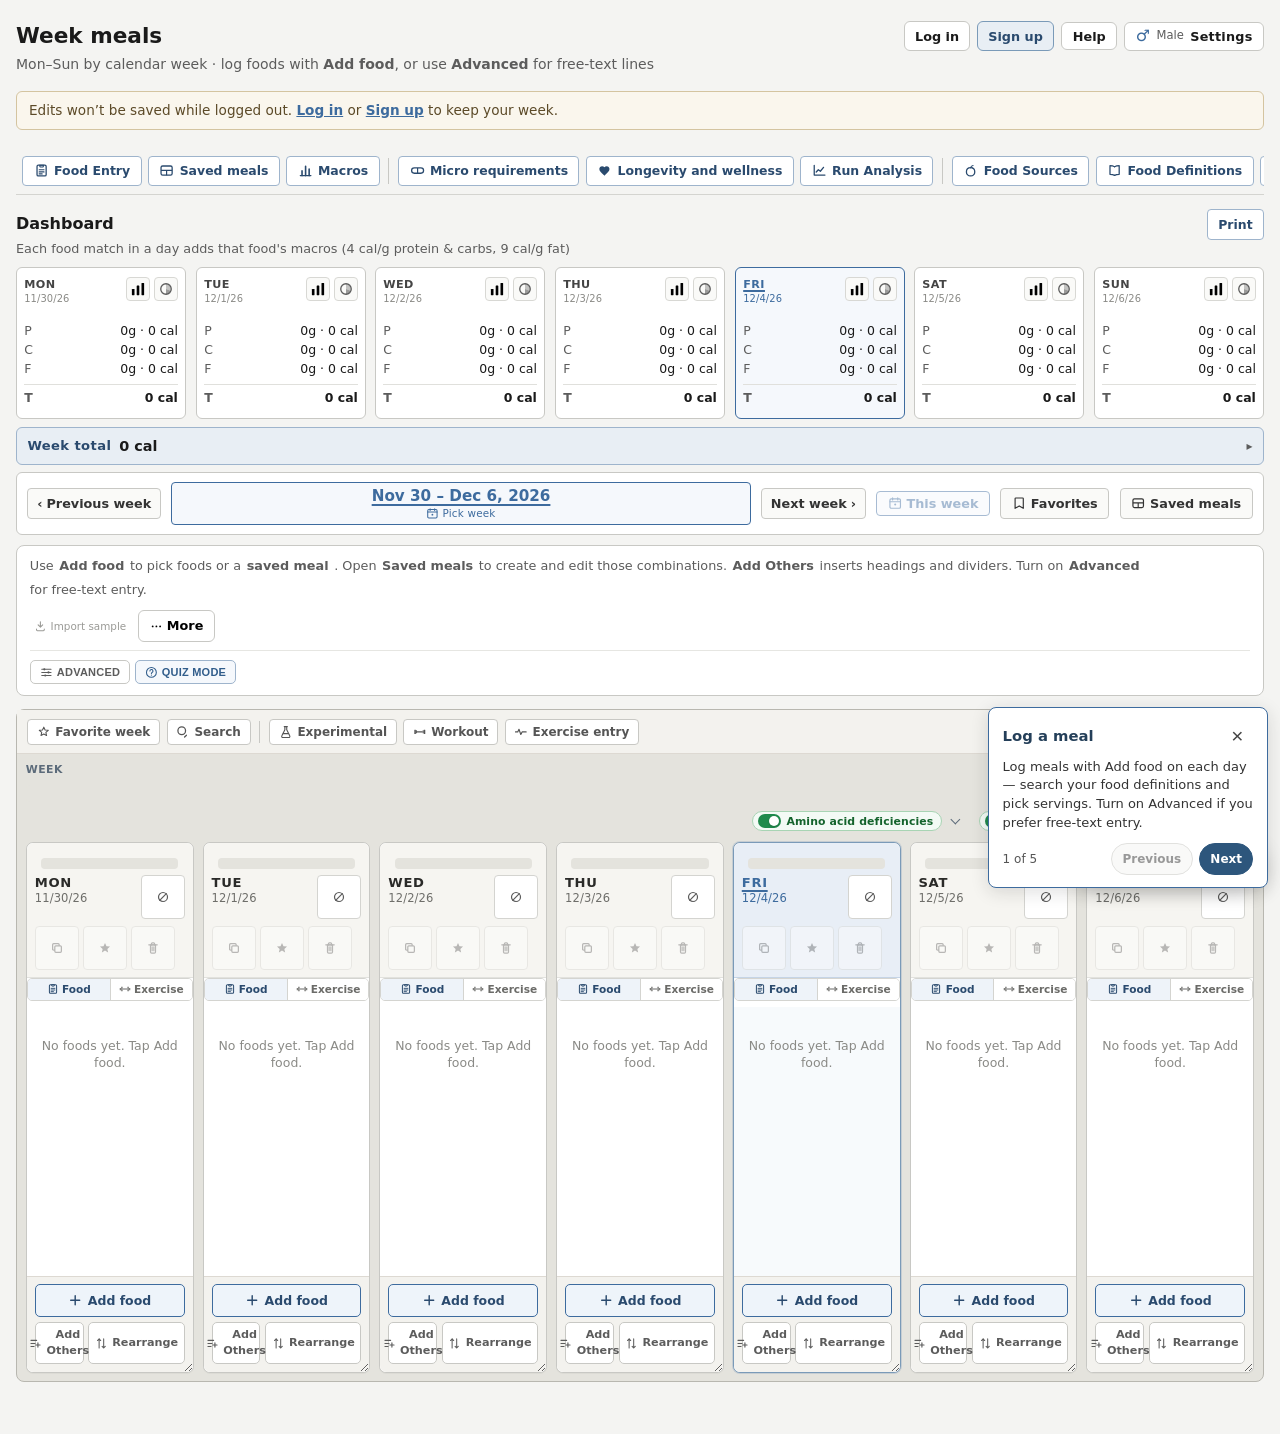
<file: index.html>
<!DOCTYPE html>
<html lang="en">
<head>
  <meta charset="UTF-8">
  <meta name="viewport" content="width=device-width, initial-scale=1.0">
  <title>Nutrients — Week meals</title>
  <link rel="stylesheet" href="styles.css?t=1795688200">
</head>
<body class="show-daily-intake-icons day-entry-guided">
  <svg class="app-icon-symbols" width="0" height="0" aria-hidden="true" focusable="false">
    <symbol id="icon-chatgpt" viewBox="0 0 512 512">
      <path d="M196.4 185.8l0-48.6c0-4.1 1.5-7.2 5.1-9.2l97.8-56.3c13.3-7.7 29.2-11.3 45.6-11.3 61.4 0 100.4 47.6 100.4 98.3 0 3.6 0 7.7-.5 11.8L343.3 111.1c-6.1-3.6-12.3-3.6-18.4 0L196.4 185.8zM424.7 375.2l0-116.2c0-7.2-3.1-12.3-9.2-15.9L287 168.4 329 144.3c3.6-2 6.7-2 10.2 0L437 200.7c28.2 16.4 47.1 51.2 47.1 85 0 38.9-23 74.8-59.4 89.6l0 0zM166.2 272.8l-42-24.6c-3.6-2-5.1-5.1-5.1-9.2l0-112.6c0-54.8 42-96.3 98.8-96.3 21.5 0 41.5 7.2 58.4 20L175.4 108.5c-6.1 3.6-9.2 8.7-9.2 15.9l0 148.5 0 0zm90.4 52.2l-60.2-33.8 0-71.7 60.2-33.8 60.2 33.8 0 71.7-60.2 33.8zm38.7 155.7c-21.5 0-41.5-7.2-58.4-20l100.9-58.4c6.1-3.6 9.2-8.7 9.2-15.9l0-148.5 42.5 24.6c3.6 2 5.1 5.1 5.1 9.2l0 112.6c0 54.8-42.5 96.3-99.3 96.3l0 0zM173.8 366.5L76.1 310.2c-28.2-16.4-47.1-51.2-47.1-85 0-39.4 23.6-74.8 59.9-89.6l0 116.7c0 7.2 3.1 12.3 9.2 15.9l128 74.2-42 24.1c-3.6 2-6.7 2-10.2 0zm-5.6 84c-57.9 0-100.4-43.5-100.4-97.3 0-4.1 .5-8.2 1-12.3l100.9 58.4c6.1 3.6 12.3 3.6 18.4 0l128.5-74.2 0 48.6c0 4.1-1.5 7.2-5.1 9.2l-97.8 56.3c-13.3 7.7-29.2 11.3-45.6 11.3l0 0zm127 60.9c62 0 113.7-44 125.4-102.4 57.3-14.9 94.2-68.6 94.2-123.4 0-35.8-15.4-70.7-43-95.7 2.6-10.8 4.1-21.5 4.1-32.3 0-73.2-59.4-128-128-128-13.8 0-27.1 2-40.4 6.7-23-22.5-54.8-36.9-89.6-36.9-62 0-113.7 44-125.4 102.4-57.3 14.8-94.2 68.6-94.2 123.4 0 35.8 15.4 70.7 43 95.7-2.6 10.8-4.1 21.5-4.1 32.3 0 73.2 59.4 128 128 128 13.8 0 27.1-2 40.4-6.7 23 22.5 54.8 36.9 89.6 36.9z"></path>
    </symbol>
    <symbol id="icon-claude" viewBox="0 0 512 512">
      <path d="M100.4 340.5l100.7-56.5 1.7-4.9-1.7-2.7-4.9 0-16.8-1-57.5-1.6-49.9-2.1-48.3-2.6-12.2-2.6-11.4-15 1.2-7.5 10.2-6.9 14.7 1.3c18.9 1.3 45.9 3.1 81 5.6l35.2 2.1 52.2 5.4 8.3 0 1.2-3.4-2.8-2.1-2.2-2.1-50.3-34.1-54.4-36-28.5-20.7-15.4-10.5-7.8-9.8-3.4-21.5 14-15.4 18.8 1.3 4.8 1.3 19 14.7 40.7 31.5 53.1 39.1 7.8 6.5 3.1-2.2 .4-1.6-3.5-5.8-28.9-52.2-30.8-53.1-13.7-22-3.6-13.2c-1.3-5.4-2.2-10-2.2-15.5l15.9-21.6 8.8-2.8 21.2 2.8 8.9 7.8 13.2 30.2 21.4 47.5 33.2 64.6 9.7 19.2 5.2 17.8 1.9 5.4 3.4 0 0-3.1 2.7-36.4 5-44.7 4.9-57.5 1.7-16.2 8-19.4 15.9-10.5 12.4 5.9 10.2 14.7-1.4 9.5-6.1 39.5-11.9 61.9-7.8 41.5 4.5 0 5.2-5.2 21-27.8 35.2-44.1 15.5-17.5 18.1-19.3 11.6-9.2 22 0 16.2 24.1-7.3 24.9-22.7 28.7-18.8 24.4-27 36.3-16.8 29 1.6 2.3 4-.4 60.9-13 32.9-5.9 39.3-6.7 17.8 8.3 1.9 8.4-7 17.2-42 10.4-49.2 9.8-73.3 17.3-.9 .7 1 1.3 33 3.1 14.1 .8 34.6 0 64.4 4.8 16.8 11.1 10.1 13.6-1.7 10.4-25.9 13.2c-15.5-3.7-54.4-12.9-116.6-27.7l-28-7-3.9 0 0 2.3 23.3 22.8 42.7 38.6 53.5 49.8 2.7 12.3-6.9 9.7-7.3-1-47-35.4-18.1-15.9-41.1-34.6-2.7 0 0 3.6 9.5 13.9 50 75.2 2.6 23-3.6 7.5-13 4.5-14.2-2.6-29.3-41.1-30.2-46.3-24.4-41.5-3 1.7-14.4 154.8-6.7 7.9-15.5 5.9-13-9.8-6.9-15.9 6.9-31.5 8.3-41.1 6.7-32.7 6.1-40.6 3.6-13.5-.2-.9-3 .4-30.6 42-46.5 62.9-36.8 39.4-8.8 3.5-15.3-7.9 1.4-14.1 8.5-12.6 50.9-64.8 30.7-40.2 19.8-23.2-.1-3.4-1.2 0-135.3 87.8-24.1 3.1-10.4-9.7 1.3-15.9 4.9-5.2 40.7-28-.1 .1 0 .1z"></path>
    </symbol>
    <symbol id="icon-sticky-highlight" viewBox="0 0 24 24">
      <path fill="currentColor" d="M15.7 3.3a1.8 1.8 0 0 1 2.5 0l2.5 2.5a1.8 1.8 0 0 1 0 2.5l-8.3 8.3-5.1 1.2 1.2-5.1 8.2-8.4ZM5.2 19.3h13.6a1 1 0 1 1 0 2H5.2a1 1 0 1 1 0-2Z"></path>
    </symbol>
    <symbol id="icon-sticky-filter" viewBox="0 0 16 16">
      <path fill="currentColor" d="M1.75 2.5h12.5L8.5 9v4.25l-1 .58V9L1.75 2.5zm2.33 1.17 3.67 4.88h1.5l3.67-4.88H4.08z"></path>
    </symbol>
    <symbol id="icon-search" viewBox="0 0 16 16">
      <path fill="currentColor" d="M6.75 1.5a5.25 5.25 0 1 1 0 10.5 5.25 5.25 0 0 1 0-10.5Zm0 1.5a3.75 3.75 0 1 0 0 7.5 3.75 3.75 0 0 0 0-7.5Zm5.03 8.47a.75.75 0 0 1 1.06 1.06l-2.2 2.2a.75.75 0 0 1-1.06-1.06l2.2-2.2Z"></path>
    </symbol>
    <symbol id="icon-star-outline" viewBox="0 0 16 16">
      <path fill="none" stroke="currentColor" stroke-width="1.25" stroke-linejoin="round" d="M8 2.55 9.55 5.95l3.75.32-2.85 2.46.84 3.68L8 10.7l-3.29 1.71.84-3.68-2.85-2.46 3.75-.32L8 2.55z"></path>
    </symbol>
    <symbol id="icon-calendar" viewBox="0 0 16 16">
      <rect x="2.15" y="3.15" width="11.7" height="10.5" rx="1.4" fill="none" stroke="currentColor" stroke-width="1.3"></rect>
      <path d="M2.15 6.35h11.7M5.15 2.15v2.2M10.85 2.15v2.2" fill="none" stroke="currentColor" stroke-width="1.3" stroke-linecap="round"></path>
      <circle cx="8" cy="9.55" r="1.15" fill="currentColor"></circle>
    </symbol>
    <symbol id="icon-bookmark" viewBox="0 0 16 16">
      <path d="M4.15 2.2h7.7c.4 0 .7.3.7.7v10.85L8 11.05 3.45 13.75V2.9c0-.4.3-.7.7-.7z" fill="none" stroke="currentColor" stroke-width="1.3" stroke-linejoin="round"></path>
    </symbol>
    <symbol id="icon-import" viewBox="0 0 16 16">
      <path d="M8 2.15v6.4M5.15 6.15 8 9l2.85-2.85" fill="none" stroke="currentColor" stroke-width="1.35" stroke-linecap="round" stroke-linejoin="round"></path>
      <path d="M3.15 11.15v1.15c0 .6.5 1.1 1.1 1.1h7.5c.6 0 1.1-.5 1.1-1.1v-1.15" fill="none" stroke="currentColor" stroke-width="1.3" stroke-linecap="round"></path>
    </symbol>
    <symbol id="icon-export" viewBox="0 0 16 16">
      <path d="M8 8.9V2.4M5.15 4.85 8 2.05l2.85 2.8" fill="none" stroke="currentColor" stroke-width="1.35" stroke-linecap="round" stroke-linejoin="round"></path>
      <path d="M3.15 11.15v1.15c0 .6.5 1.1 1.1 1.1h7.5c.6 0 1.1-.5 1.1-1.1v-1.15" fill="none" stroke="currentColor" stroke-width="1.3" stroke-linecap="round"></path>
    </symbol>
    <symbol id="icon-more" viewBox="0 0 16 16">
      <circle cx="3.35" cy="8" r="1.15" fill="currentColor"></circle>
      <circle cx="8" cy="8" r="1.15" fill="currentColor"></circle>
      <circle cx="12.65" cy="8" r="1.15" fill="currentColor"></circle>
    </symbol>
    <symbol id="icon-sliders" viewBox="0 0 16 16">
      <path d="M2.2 4.15h11.6M2.2 8h11.6M2.2 11.85h11.6" fill="none" stroke="currentColor" stroke-width="1.3" stroke-linecap="round"></path>
      <circle cx="5.4" cy="4.15" r="1.35" fill="currentColor"></circle>
      <circle cx="10.6" cy="8" r="1.35" fill="currentColor"></circle>
      <circle cx="6.6" cy="11.85" r="1.35" fill="currentColor"></circle>
    </symbol>
    <symbol id="icon-plus" viewBox="0 0 16 16">
      <path d="M8 3v10M3 8h10" fill="none" stroke="currentColor" stroke-width="1.6" stroke-linecap="round"></path>
    </symbol>
    <symbol id="icon-others" viewBox="0 0 16 16">
      <path d="M2.4 4.2h7.2M2.4 8h5.2M2.4 11.8h4" fill="none" stroke="currentColor" stroke-width="1.3" stroke-linecap="round"></path>
      <path d="M11.15 7.35v5.3M8.5 10h5.3" fill="none" stroke="currentColor" stroke-width="1.45" stroke-linecap="round"></path>
    </symbol>
    <symbol id="icon-rearrange" viewBox="0 0 16 16">
      <path d="M5.15 2.35v11.3M5.15 2.35 3.15 4.4M5.15 2.35l2 2.05M10.85 13.65V2.35M10.85 13.65l-2-2.05M10.85 13.65l2-2.05" fill="none" stroke="currentColor" stroke-width="1.3" stroke-linecap="round" stroke-linejoin="round"></path>
    </symbol>
    <symbol id="icon-workout" viewBox="0 0 16 16">
      <rect x="1.55" y="5.45" width="1.85" height="5.1" rx="0.35" fill="currentColor"></rect>
      <rect x="3.4" y="6.25" width="1.25" height="3.5" rx="0.3" fill="currentColor"></rect>
      <rect x="4.65" y="7.25" width="6.7" height="1.5" rx="0.25" fill="currentColor"></rect>
      <rect x="11.35" y="6.25" width="1.25" height="3.5" rx="0.3" fill="currentColor"></rect>
      <rect x="12.6" y="5.45" width="1.85" height="5.1" rx="0.35" fill="currentColor"></rect>
    </symbol>
    <symbol id="icon-exercise" viewBox="0 0 16 16">
      <path d="M1.7 8.15h2.7l1.45-3.15 2.15 6.15 1.55-3h4.75" fill="none" stroke="currentColor" stroke-width="1.35" stroke-linecap="round" stroke-linejoin="round"></path>
    </symbol>
    <symbol id="icon-close" viewBox="0 0 16 16">
      <path d="M4.1 4.1 11.9 11.9M11.9 4.1 4.1 11.9" fill="none" stroke="currentColor" stroke-width="1.45" stroke-linecap="round"></path>
    </symbol>
    <symbol id="icon-sticky-daily-intake" viewBox="0 0 16 16">
      <rect x="2" y="3.5" width="12" height="10.5" rx="1.5" fill="none" stroke="currentColor" stroke-width="1.4"></rect>
      <path d="M2 6.75h12" fill="none" stroke="currentColor" stroke-width="1.4"></path>
      <path d="M5 2.2v2.6M11 2.2v2.6" fill="none" stroke="currentColor" stroke-width="1.4" stroke-linecap="round"></path>
      <rect x="4.25" y="8.5" width="2.5" height="2.5" rx="0.4" fill="currentColor"></rect>
    </symbol>
    <symbol id="icon-sticky-acute-excess" viewBox="0 0 16 16">
      <path fill="currentColor" d="M8 1.5 1.25 14h13.5L8 1.5zm0 3.25a.75.75 0 0 1 .75.75v4.5a.75.75 0 0 1-1.5 0V5.5A.75.75 0 0 1 8 4.75zM8 12a.875.875 0 1 0 0-1.75A.875.875 0 0 0 8 12z"></path>
    </symbol>
    <symbol id="icon-micro-status-zero" viewBox="0 0 16 16">
      <circle cx="8" cy="8" r="6.1" fill="none" stroke="currentColor" stroke-width="1.5"></circle>
      <path fill="currentColor" d="M8 4.35c-1.55 0-2.55 1.2-2.55 3.65S6.45 11.65 8 11.65s2.55-1.2 2.55-3.65S9.55 4.35 8 4.35zm0 1.2c.78 0 1.25.85 1.25 2.45S8.78 10.45 8 10.45s-1.25-.85-1.25-2.45S7.22 5.55 8 5.55z"></path>
    </symbol>
    <symbol id="icon-micro-status-red-zero" viewBox="0 0 16 16">
      <circle cx="8" cy="8" r="6.25" fill="currentColor"></circle>
      <path fill="#fff" d="M8 4.35c-1.55 0-2.55 1.2-2.55 3.65S6.45 11.65 8 11.65s2.55-1.2 2.55-3.65S9.55 4.35 8 4.35zm0 1.2c.78 0 1.25.85 1.25 2.45S8.78 10.45 8 10.45s-1.25-.85-1.25-2.45S7.22 5.55 8 5.55z"></path>
    </symbol>
    <symbol id="icon-micro-status-green" viewBox="0 0 16 16">
      <circle cx="8" cy="8" r="6.25" fill="currentColor"></circle>
      <path fill="#fff" d="M7.15 10.55 4.7 8.15l.95-.95 1.5 1.45 3.2-3.25.95.95-4.15 4.2z"></path>
    </symbol>
    <symbol id="icon-micro-status-excess" viewBox="0 0 16 16">
      <circle cx="8" cy="8" r="6.25" fill="currentColor"></circle>
      <path fill="#fff" d="M8 3.6 11.4 9.1H4.6L8 3.6zm0 1.85L6.15 8.2h3.7L8 5.45zM7.25 10.1h1.5v1.5h-1.5z"></path>
    </symbol>
    <symbol id="icon-day-copy" viewBox="0 0 16 16">
      <rect x="5.5" y="5.5" width="7.5" height="7.5" rx="1.2" fill="none" stroke="currentColor" stroke-width="1.4"></rect>
      <path d="M10.5 5.5V4.2A1.2 1.2 0 0 0 9.3 3H4.2A1.2 1.2 0 0 0 3 4.2v5.1A1.2 1.2 0 0 0 4.2 10.5H5.5" fill="none" stroke="currentColor" stroke-width="1.4"></path>
    </symbol>
    <symbol id="icon-day-favorite" viewBox="0 0 16 16">
      <path fill="currentColor" d="M8 2.35 9.7 6.05l4.05.35-3.08 2.66.9 3.97L8 10.95l-3.57 2.08.9-3.97L2.25 6.4l4.05-.35L8 2.35z"></path>
    </symbol>
    <symbol id="icon-day-ignore" viewBox="0 0 16 16">
      <circle cx="8" cy="8" r="5.15" fill="none" stroke="currentColor" stroke-width="1.4"></circle>
      <path d="M4.2 11.8 11.8 4.2" fill="none" stroke="currentColor" stroke-width="1.4" stroke-linecap="round"></path>
    </symbol>
    <symbol id="icon-ai" viewBox="0 0 16 16">
      <path d="M3.1 12.9 8.15 7.85" fill="none" stroke="currentColor" stroke-width="1.4" stroke-linecap="round"></path>
      <path fill="currentColor" d="M10.65 1.65 11.4 3.85 13.7 4.55 11.4 5.25 10.65 7.45 9.9 5.25 7.6 4.55 9.9 3.85Z"></path>
    </symbol>
    <symbol id="icon-chevron-down" viewBox="0 0 16 16">
      <path d="M3.6 6.2 8 10.4l4.4-4.2" fill="none" stroke="currentColor" stroke-width="1.6" stroke-linecap="round" stroke-linejoin="round"></path>
    </symbol>
    <symbol id="icon-calculator" viewBox="0 0 16 16">
      <rect x="2.4" y="1.6" width="11.2" height="12.8" rx="1.7" fill="none" stroke="currentColor" stroke-width="1.3"></rect>
      <rect x="4.15" y="3.35" width="7.7" height="2.15" rx="0.4" fill="currentColor"></rect>
      <path d="M5.05 7.55h1.15M7.42 7.55h1.15M9.8 7.55h1.15M5.05 9.55h1.15M7.42 9.55h1.15M9.8 9.55h1.15M5.05 11.55h1.15M7.42 11.55h1.15M9.8 11.55h1.15" fill="none" stroke="currentColor" stroke-width="1.2" stroke-linecap="round"></path>
    </symbol>
    <symbol id="icon-day-clear" viewBox="0 0 16 16">
      <path d="M3.2 4.35h9.6" fill="none" stroke="currentColor" stroke-width="1.4" stroke-linecap="round"></path>
      <path d="M6.2 4.35V3.2A1.05 1.05 0 0 1 7.25 2.15h1.5A1.05 1.05 0 0 1 9.8 3.2v1.15" fill="none" stroke="currentColor" stroke-width="1.4" stroke-linecap="round" stroke-linejoin="round"></path>
      <path d="M5.15 4.35h5.7v8.1A1.35 1.35 0 0 1 9.5 13.8H6.5A1.35 1.35 0 0 1 5.15 12.45V4.35z" fill="none" stroke="currentColor" stroke-width="1.4" stroke-linejoin="round"></path>
      <path d="M7 6.55v4.6M9 6.55v4.6" fill="none" stroke="currentColor" stroke-width="1.3" stroke-linecap="round"></path>
    </symbol>
    <symbol id="icon-nav-experimental" viewBox="0 0 16 16">
      <path d="M6.15 1.9h3.7M6.9 1.9v3.7L3.35 12.7a1.35 1.35 0 0 0 1.2 2.05h6.9a1.35 1.35 0 0 0 1.2-2.05L9.1 5.6V1.9" fill="none" stroke="currentColor" stroke-width="1.3" stroke-linecap="round" stroke-linejoin="round"></path>
      <path d="M5.05 10.15h5.9" fill="none" stroke="currentColor" stroke-width="1.2" stroke-linecap="round"></path>
    </symbol>
    <symbol id="icon-nav-entry" viewBox="0 0 16 16">
      <rect x="3.2" y="2.35" width="9.6" height="11.3" rx="1.35" fill="none" stroke="currentColor" stroke-width="1.35"></rect>
      <path d="M6.15 2.35h3.7V3.5a.7.7 0 0 1-.7.7H6.85a.7.7 0 0 1-.7-.7V2.35z" fill="none" stroke="currentColor" stroke-width="1.2"></path>
      <path d="M5.45 7.15h5.1M5.45 9.35h5.1M5.45 11.5h3.15" fill="none" stroke="currentColor" stroke-width="1.2" stroke-linecap="round"></path>
    </symbol>
    <symbol id="icon-nav-meals" viewBox="0 0 16 16">
      <rect x="2.15" y="3.15" width="11.7" height="9.7" rx="1.7" fill="none" stroke="currentColor" stroke-width="1.35"></rect>
      <path d="M2.15 7.7h11.7M8 7.7v5.15" fill="none" stroke="currentColor" stroke-width="1.25"></path>
    </symbol>
    <symbol id="icon-nav-macros" viewBox="0 0 16 16">
      <path d="M2.4 13.25h11.2" fill="none" stroke="currentColor" stroke-width="1.3" stroke-linecap="round"></path>
      <path d="M4.25 13.25V8.35M8 13.25V3.55M11.75 13.25V6.25" fill="none" stroke="currentColor" stroke-width="1.7" stroke-linecap="round"></path>
    </symbol>
    <symbol id="icon-nav-micros" viewBox="0 0 16 16">
      <rect x="1.7" y="5.2" width="12.6" height="5.6" rx="2.8" fill="none" stroke="currentColor" stroke-width="1.35"></rect>
      <path d="M8 5.2v5.6" fill="none" stroke="currentColor" stroke-width="1.25"></path>
    </symbol>
    <symbol id="icon-nav-longevity" viewBox="0 0 16 16">
      <path fill="currentColor" d="M8 13.4 7.1 12.55C4.25 10 2.45 8.35 2.45 6.3 2.45 4.65 3.75 3.35 5.4 3.35c.95 0 1.85.45 2.4 1.15a3.12 3.12 0 0 1 2.4-1.15c1.65 0 2.95 1.3 2.95 2.95 0 2.05-1.8 3.7-4.65 6.25L8 13.4z"></path>
    </symbol>
    <symbol id="icon-nav-analysis" viewBox="0 0 16 16">
      <path d="M2.35 2.45v10.25h11.3" fill="none" stroke="currentColor" stroke-width="1.35" stroke-linecap="round" stroke-linejoin="round"></path>
      <path d="M4.45 9.55 6.7 7.15l2.1 1.5 3.35-4.05" fill="none" stroke="currentColor" stroke-width="1.4" stroke-linecap="round" stroke-linejoin="round"></path>
    </symbol>
    <symbol id="icon-chart" viewBox="0 0 16 16">
      <path d="M2.35 2.45v10.25h11.3" fill="none" stroke="currentColor" stroke-width="1.35" stroke-linecap="round" stroke-linejoin="round"></path>
      <path d="M4.45 9.55 6.7 7.15l2.1 1.5 3.35-4.05" fill="none" stroke="currentColor" stroke-width="1.4" stroke-linecap="round" stroke-linejoin="round"></path>
    </symbol>
    <symbol id="icon-question" viewBox="0 0 16 16">
      <circle cx="8" cy="8" r="6.15" fill="none" stroke="currentColor" stroke-width="1.35"></circle>
      <path d="M6.15 6.35a1.9 1.9 0 1 1 2.7 1.72c-.5.28-.85.7-.85 1.28" fill="none" stroke="currentColor" stroke-width="1.35" stroke-linecap="round"></path>
      <circle cx="8" cy="11.35" r="0.75" fill="currentColor"></circle>
    </symbol>
    <symbol id="icon-nav-sources" viewBox="0 0 16 16">
      <path d="M8.15 5.05c.15-1.35 1.15-2.2 2.4-2.4" fill="none" stroke="currentColor" stroke-width="1.25" stroke-linecap="round"></path>
      <path fill="currentColor" d="M9.2 4.5c.8.15 1.4.8 1.3 1.5-.65-.15-1.15-.55-1.3-1.5z"></path>
      <path d="M8 13.65c-2.5.15-4.4-1.7-4.4-4.3C3.6 6.7 5.5 4.95 8 4.95s4.4 1.75 4.4 4.4c0 2.6-1.9 4.45-4.4 4.3z" fill="none" stroke="currentColor" stroke-width="1.35"></path>
    </symbol>
    <symbol id="icon-nav-definitions" viewBox="0 0 16 16">
      <path d="M8 3.95C6.7 3.2 5.15 2.85 3.15 2.85v9.1c2 0 3.55.3 4.85 1.05" fill="none" stroke="currentColor" stroke-width="1.35" stroke-linecap="round" stroke-linejoin="round"></path>
      <path d="M8 3.95c1.3-.75 2.85-1.1 4.85-1.1v9.1c-2 0-3.55.3-4.85 1.05" fill="none" stroke="currentColor" stroke-width="1.35" stroke-linecap="round" stroke-linejoin="round"></path>
    </symbol>
  </svg>
  <main class="week">
    <header class="week__header">
      <div class="week__header-text">
        <h1>Week meals</h1>
        <p class="week__hint">Mon–Sun by calendar week · log foods with <strong>Add food</strong>, or use <strong>Advanced</strong> for free-text lines</p>
      </div>
      <div class="week__header-actions">
        <div id="auth-logged-out" class="week__auth" hidden>
          <button type="button" id="auth-login-open" class="week__auth-btn">Log in</button>
          <button type="button" id="auth-signup-open" class="week__auth-btn week__auth-btn--primary">Sign up</button>
        </div>
        <div id="auth-logged-in" class="week__auth" hidden>
          <span id="auth-user-email" class="week__auth-email"></span>
          <button type="button" id="auth-logout" class="week__auth-btn">Log out</button>
        </div>
        <button type="button" id="help-open" class="week__help" aria-label="Help" aria-controls="starter-guide" aria-haspopup="dialog" aria-expanded="false">Help</button>
        <button type="button" id="settings-open" class="week__settings" aria-haspopup="dialog" aria-label="Settings">
          <span id="settings-demographic-icon" class="week__settings-icon" aria-hidden="true">♂</span>
          <span id="settings-demographic-abbr" class="week__settings-abbr" aria-hidden="true">M</span>
          <span id="settings-demographic-status" class="week__settings-status">Male</span>
          <span class="week__settings-label">Settings</span>
        </button>
      </div>
    </header>

    <div id="logged-out-banner" class="logged-out-banner" role="status" hidden>
      <p class="logged-out-banner__text">Edits won&rsquo;t be saved while logged out. <button type="button" id="logged-out-banner-login" class="logged-out-banner__link">Log in</button> or <button type="button" id="logged-out-banner-signup" class="logged-out-banner__link">Sign up</button> to keep your week.</p>
    </div>

    <nav id="app-nav" class="app-nav" aria-label="App sections">
      <div class="app-nav__inner">
        <button type="button" id="dashboard-food-entry-jump" class="app-nav__btn" data-app-shortcut="E" aria-label="Food Entry" aria-keyshortcuts="E">
          <svg class="app-nav__icon" viewBox="0 0 16 16" width="16" height="16" aria-hidden="true" focusable="false"><use href="#icon-nav-entry"></use></svg>
          <span class="app-nav__label app-nav__label--full" aria-hidden="true">Food Entry</span>
          <span class="app-nav__label app-nav__label--short" aria-hidden="true">Entry</span>
          <span class="app-nav__shortcut" aria-hidden="true">E</span>
        </button>
        <button type="button" id="dashboard-meals-jump" class="app-nav__btn" data-app-shortcut="M" aria-label="Saved meals" aria-expanded="false" aria-haspopup="dialog" aria-controls="meals-panel" aria-keyshortcuts="M">
          <svg class="app-nav__icon" viewBox="0 0 16 16" width="16" height="16" aria-hidden="true" focusable="false"><use href="#icon-nav-meals"></use></svg>
          <span class="app-nav__label app-nav__label--full" aria-hidden="true">Saved meals</span>
          <span class="app-nav__label app-nav__label--short" aria-hidden="true">Meals</span>
          <span class="app-nav__shortcut" aria-hidden="true">M</span>
        </button>
        <button type="button" id="dashboard-macros-jump" class="app-nav__btn" data-app-shortcut="C" aria-label="Macros" aria-keyshortcuts="C">
          <svg class="app-nav__icon" viewBox="0 0 16 16" width="16" height="16" aria-hidden="true" focusable="false"><use href="#icon-nav-macros"></use></svg>
          <span class="app-nav__label" aria-hidden="true">Macros</span>
          <span class="app-nav__shortcut" aria-hidden="true">C</span>
        </button>
        <span class="app-nav__divider" aria-hidden="true"></span>
        <button type="button" id="dashboard-micro-toggle" class="app-nav__btn" data-app-shortcut="R" aria-label="Micro requirements" aria-expanded="false" aria-haspopup="dialog" aria-controls="dashboard-micro-panel" aria-keyshortcuts="R">
          <svg class="app-nav__icon" viewBox="0 0 16 16" width="16" height="16" aria-hidden="true" focusable="false"><use href="#icon-nav-micros"></use></svg>
          <span class="app-nav__label app-nav__label--full" aria-hidden="true">Micro requirements</span>
          <span class="app-nav__label app-nav__label--short" aria-hidden="true">Micros</span>
          <span class="app-nav__shortcut" aria-hidden="true">R</span>
        </button>
        <button type="button" id="dashboard-longevity-toggle" class="app-nav__btn" data-app-shortcut="L" aria-label="Longevity and wellness" aria-expanded="false" aria-haspopup="dialog" aria-controls="dashboard-longevity-panel" aria-keyshortcuts="L">
          <svg class="app-nav__icon" viewBox="0 0 16 16" width="16" height="16" aria-hidden="true" focusable="false"><use href="#icon-nav-longevity"></use></svg>
          <span class="app-nav__label app-nav__label--full" aria-hidden="true">Longevity and wellness</span>
          <span class="app-nav__label app-nav__label--short" aria-hidden="true">Longevity</span>
          <span class="app-nav__shortcut" aria-hidden="true">L</span>
        </button>
        <button type="button" id="dashboard-analysis-toggle" class="app-nav__btn" data-app-shortcut="A" aria-label="Run Analysis" aria-expanded="false" aria-haspopup="dialog" aria-controls="analysis-picker-modal" aria-keyshortcuts="A">
          <svg class="app-nav__icon" viewBox="0 0 16 16" width="16" height="16" aria-hidden="true" focusable="false"><use href="#icon-nav-analysis"></use></svg>
          <span class="app-nav__label app-nav__label--full" aria-hidden="true">Run Analysis</span>
          <span class="app-nav__label app-nav__label--short" aria-hidden="true">Analysis</span>
          <span class="app-nav__shortcut" aria-hidden="true">A</span>
        </button>
        <span class="app-nav__divider" aria-hidden="true"></span>
        <button type="button" id="dashboard-food-sources-open" class="app-nav__btn" data-app-shortcut="S" aria-label="Food Sources" aria-keyshortcuts="S" aria-haspopup="dialog" aria-controls="food-sources-modal">
          <svg class="app-nav__icon" viewBox="0 0 16 16" width="16" height="16" aria-hidden="true" focusable="false"><use href="#icon-nav-sources"></use></svg>
          <span class="app-nav__label app-nav__label--full" aria-hidden="true">Food Sources</span>
          <span class="app-nav__label app-nav__label--short" aria-hidden="true">Sources</span>
          <span class="app-nav__shortcut" aria-hidden="true">S</span>
        </button>
        <button type="button" id="dashboard-food-definitions-jump" class="app-nav__btn" data-app-shortcut="D" aria-label="Food Definitions" aria-expanded="false" aria-haspopup="dialog" aria-controls="food-definitions-panel" aria-keyshortcuts="D">
          <svg class="app-nav__icon" viewBox="0 0 16 16" width="16" height="16" aria-hidden="true" focusable="false"><use href="#icon-nav-definitions"></use></svg>
          <span class="app-nav__label app-nav__label--full" aria-hidden="true">Food Definitions</span>
          <span class="app-nav__label app-nav__label--short" aria-hidden="true">Defs</span>
          <span class="app-nav__shortcut" aria-hidden="true">D</span>
        </button>
        <button type="button" id="dashboard-exercise-definitions-jump" class="app-nav__btn" aria-label="Exercise Definitions" aria-expanded="false" aria-haspopup="dialog" aria-controls="exercise-definitions-panel">
          <svg class="app-nav__icon" viewBox="0 0 16 16" width="16" height="16" aria-hidden="true" focusable="false"><use href="#icon-nav-definitions"></use></svg>
          <span class="app-nav__label app-nav__label--full" aria-hidden="true">Exercise Definitions</span>
          <span class="app-nav__label app-nav__label--short" aria-hidden="true">Ex Defs</span>
        </button>
      </div>
    </nav>

    <section class="dashboard" aria-labelledby="dashboard-heading">
      <div class="dashboard__header">
        <div class="dashboard__header-row">
          <h2 id="dashboard-heading" class="dashboard__title">Dashboard</h2>
          <button type="button" id="dashboard-print" class="dashboard__toggle dashboard__print" aria-label="Print preview">Print</button>
        </div>
        <p class="dashboard__hint">Each food match in a day adds that food's macros (4 cal/g protein &amp; carbs, 9 cal/g fat)</p>
      </div>
      <div class="dashboard__days-carousel-nav" aria-label="Day macros">
        <button type="button" class="dashboard__days-carousel-adj" data-dashboard-carousel="prev" aria-label="Previous day">‹</button>
        <span id="dashboard-carousel-current" class="dashboard__days-carousel-current" aria-live="polite">Mon</span>
        <button type="button" class="dashboard__days-carousel-adj" data-dashboard-carousel="next" aria-label="Next day">›</button>
      </div>
      <div id="dashboard-grid" class="dashboard__grid"></div>
      <div id="week-summary-panel" class="week-summary">
        <button type="button" id="dashboard-week-toggle" class="week-summary__toggle" data-app-shortcut="W" aria-expanded="false" aria-controls="week-summary" aria-keyshortcuts="W">
          <span class="week-summary__toggle-label">Week total</span>
          <span id="week-summary-preview" class="week-summary__toggle-preview"></span>
          <span class="week-summary__toggle-chevron" aria-hidden="true"></span>
          <span class="app-nav__shortcut" aria-hidden="true">W</span>
        </button>
        <div id="week-summary" class="week-summary__body" hidden aria-label="Week summary"></div>
      </div>

      <div id="dashboard-macros-condensed" class="dashboard__macros-condensed" hidden aria-label="Condensed macros">
        <div class="dashboard__macros-condensed-head">
          <h3 class="dashboard__macros-condensed-title">Macros</h3>
        </div>
        <div id="dashboard-macros-condensed-grid" class="dashboard__macros-condensed-grid"></div>
      </div>
      <div id="food-entry" class="week__nav" role="navigation" aria-label="Week">
        <button type="button" id="week-nav-prev" class="week__nav-adj" data-app-shortcut="←" aria-label="Previous week" aria-keyshortcuts="ArrowLeft">
          <span aria-hidden="true">‹</span> Previous week
          <span class="app-nav__shortcut" aria-hidden="true">←</span>
        </button>
        <button type="button" id="week-nav-label" class="week__nav-label" aria-haspopup="dialog" aria-label="Choose week">
          <span id="week-nav-label-text" aria-live="polite"></span>
          <span class="week__nav-label-hint"><svg class="btn-icon" viewBox="0 0 16 16" width="12" height="12" aria-hidden="true" focusable="false"><use href="#icon-calendar"></use></svg>Pick week</span>
        </button>
        <button type="button" id="week-nav-next" class="week__nav-adj" data-app-shortcut="→" aria-label="Next week" aria-keyshortcuts="ArrowRight">
          Next week <span aria-hidden="true">›</span>
          <span class="app-nav__shortcut" aria-hidden="true">→</span>
        </button>
        <button type="button" id="week-nav-this" class="week__nav-this"><svg class="btn-icon" viewBox="0 0 16 16" width="14" height="14" aria-hidden="true" focusable="false"><use href="#icon-calendar"></use></svg>This week</button>
        <button type="button" id="favorites-open" class="week__favorites-toggle" aria-haspopup="dialog" aria-expanded="false" aria-controls="favorites-sidebar">
          <svg class="btn-icon" viewBox="0 0 16 16" width="14" height="14" aria-hidden="true" focusable="false"><use href="#icon-bookmark"></use></svg>Favorites
        </button>
        <button type="button" id="week-saved-meals-open" class="week__saved-meals-toggle" aria-haspopup="dialog" aria-expanded="false" aria-controls="meals-panel">
          <svg class="btn-icon" viewBox="0 0 16 16" width="14" height="14" aria-hidden="true" focusable="false"><use href="#icon-nav-meals"></use></svg>Saved meals
        </button>
      </div>
      <div class="week__entry-tools">
        <div class="week__days-toolbar">
          <p id="week-days-hint" class="week__days-hint">
            Use <strong>Add food</strong> to pick foods or a <strong>saved meal</strong>. Open <strong>Saved meals</strong> to create and edit those combinations. <strong>Add Others</strong> inserts headings and dividers. Turn on <strong>Advanced</strong> for free-text entry.
          </p>
          <div class="week__days-actions">
            <button type="button" id="import-sample-meals" class="week__meals-bulk week__meals-bulk--primary"><svg class="btn-icon" viewBox="0 0 16 16" width="14" height="14" aria-hidden="true" focusable="false"><use href="#icon-import"></use></svg>Import sample</button>
            <div class="week__meals-more">
              <button type="button" id="week-meals-more-toggle" class="week__meals-more-toggle" aria-haspopup="menu" aria-expanded="false" aria-controls="week-meals-more-menu"><svg class="btn-icon" viewBox="0 0 16 16" width="14" height="14" aria-hidden="true" focusable="false"><use href="#icon-more"></use></svg>More</button>
              <div id="week-meals-more-menu" class="week__meals-more-menu" hidden role="menu">
                <button type="button" id="export-all-meals" class="week__meals-bulk" role="menuitem"><svg class="btn-icon" viewBox="0 0 16 16" width="14" height="14" aria-hidden="true" focusable="false"><use href="#icon-export"></use></svg>Export all</button>
                <button type="button" id="import-all-meals" class="week__meals-bulk" role="menuitem"><svg class="btn-icon" viewBox="0 0 16 16" width="14" height="14" aria-hidden="true" focusable="false"><use href="#icon-import"></use></svg>Import all</button>
                <button type="button" id="find-lost-meals" class="week__meals-bulk" role="menuitem"><svg class="btn-icon" viewBox="0 0 16 16" width="14" height="14" aria-hidden="true" focusable="false"><use href="#icon-search"></use></svg>Find lost meals</button>
                <button type="button" id="clear-all-days" class="week__clear-all" role="menuitem"><svg class="btn-icon" viewBox="0 0 16 16" width="14" height="14" aria-hidden="true" focusable="false"><use href="#icon-day-clear"></use></svg>Clear all days</button>
              </div>
            </div>
          </div>
        </div>
        <div class="week__highlight-bar">
          <div class="week__visibility-controls">
            <button type="button" id="day-entry-advanced-toggle" class="week__highlight-toggle week__entry-mode-toggle" aria-pressed="false" aria-label="Turn advanced text entry on">
              <svg class="btn-icon" viewBox="0 0 16 16" width="14" height="14" aria-hidden="true" focusable="false"><use href="#icon-sliders"></use></svg>Advanced
            </button>
            <button type="button" id="week-quiz-open" class="week__highlight-toggle week__entry-mode-toggle week__quiz-mode-toggle" aria-haspopup="dialog" aria-controls="week-quiz-modal">
              <svg class="btn-icon" viewBox="0 0 16 16" width="14" height="14" aria-hidden="true" focusable="false"><use href="#icon-question"></use></svg>Quiz mode
            </button>
            <span class="week__advanced-only visually-hidden-off" onclick="this.nextElementSibling.click();">Food visibility:&nbsp;</span>
            <button type="button" id="day-highlights-toggle" class="week__highlight-toggle week__advanced-only" aria-pressed="true" aria-label="Turn food highlighting off">
              <svg class="week__highlight-toggle-icon" viewBox="0 0 24 24" aria-hidden="true" focusable="false">
                <path d="M15.7 3.3a1.8 1.8 0 0 1 2.5 0l2.5 2.5a1.8 1.8 0 0 1 0 2.5l-8.3 8.3-5.1 1.2 1.2-5.1 8.2-8.4ZM5.2 19.3h13.6a1 1 0 1 1 0 2H5.2a1 1 0 1 1 0-2Z"></path>
              </svg>
            </button>
            <button type="button" id="day-word-wrap-toggle" class="week__highlight-toggle week__advanced-only" aria-pressed="true" aria-label="Turn word wrap off">
              <svg class="week__highlight-toggle-icon" viewBox="0 0 24 24" aria-hidden="true" focusable="false">
                <path d="M4 19h6v-2H4v2Zm16-14H4v2h16V5Zm-3 6H4v2h13.25c1.1 0 2 .9 2 2s-.9 2-2 2H15v2l-3-3 3-3v2h2c2.21 0 4-1.79 4-4s-1.79-4-4-4Z"></path>
              </svg>
            </button>
          </div>
          <span id="day-food-notes" class="week__food-notes" hidden>
            <span class="week__food-notes-lead">Notes available for:</span>
            <span id="day-food-notes-labels" class="week__food-notes-labels"></span>
            <div id="day-food-notes-popover" class="week__food-notes-popover" role="tooltip" hidden></div>
          </span>
        </div>
      </div>
      <div id="day-unmatched-lines" class="week__unmatched-lines" hidden role="status"></div>

      <div class="week__days">
        <div class="week__days-favorite-week">
          <button type="button" id="week-nav-favorite" class="week__days-favorite-week-btn" aria-pressed="false"><svg class="btn-icon" viewBox="0 0 16 16" width="14" height="14" aria-hidden="true" focusable="false"><use href="#icon-star-outline"></use></svg><span class="week__days-favorite-week-label">Favorite week</span></button>
          <button type="button" id="diary-search-open" class="week__days-favorite-week-btn" aria-haspopup="dialog" aria-controls="diary-search-modal"><svg class="btn-icon" viewBox="0 0 16 16" width="14" height="14" aria-hidden="true" focusable="false"><use href="#icon-search"></use></svg>Search</button>
          <span class="app-nav__divider week__days-favorite-week-divider" aria-hidden="true"></span>
          <button type="button" id="dashboard-experimental-jump" class="week__days-favorite-week-btn week__days-experimental-btn" data-app-shortcut="X" aria-label="Experimental week" aria-expanded="false" aria-haspopup="dialog" aria-controls="experimental-panel" aria-keyshortcuts="X">
            <svg class="app-nav__icon" viewBox="0 0 16 16" width="16" height="16" aria-hidden="true" focusable="false"><use href="#icon-nav-experimental"></use></svg>
            <span class="app-nav__label app-nav__label--full" aria-hidden="true">Experimental</span>
            <span class="app-nav__label app-nav__label--short" aria-hidden="true">Try</span>
            <span class="app-nav__shortcut" aria-hidden="true">X</span>
          </button>
          <button type="button" id="workout-open" class="week__days-favorite-week-btn" aria-haspopup="dialog" aria-controls="workout-modal"><svg class="btn-icon" viewBox="0 0 16 16" width="14" height="14" aria-hidden="true" focusable="false"><use href="#icon-workout"></use></svg>Workout</button>
          <button type="button" id="exercise-entry-toggle" class="week__days-favorite-week-btn" aria-pressed="false" title="Flip every day column to exercise entry (or back to food)"><svg class="btn-icon" viewBox="0 0 16 16" width="14" height="14" aria-hidden="true" focusable="false"><use href="#icon-exercise"></use></svg>Exercise entry</button>
        </div>
        <div class="week__days-carousel-nav" aria-label="Day of week">
          <button type="button" class="week__days-carousel-adj" data-days-carousel="prev" aria-label="Previous day">‹</button>
          <span id="days-carousel-current" class="week__days-carousel-current" aria-live="polite">Mon</span>
          <button type="button" class="week__days-carousel-adj" data-days-carousel="next" aria-label="Next day">›</button>
        </div>
        <div class="week__grid" role="group" aria-label="Monday through Sunday meals">
          <div class="day">
            <div class="day__head">
              <div class="day__head-top">
                <div class="day__head-text">
                <label class="day__label" for="mon">Mon</label>
                <span class="day__date" data-day-date="mon"></span>
              </div>
                <div class="day__head-tools"><button type="button" class="day__ai week__advanced-only" data-action="day-foods-ai" data-day-id="mon" aria-label="Fix typos on Mon using recent entries" title="Fix typos using recent entries"><svg class="day__action-icon" viewBox="0 0 16 16" width="14" height="14" aria-hidden="true" focusable="false"><use href="#icon-ai"></use></svg><span class="day__action-label">Fix Typos</span></button><button type="button" class="day__ai day__line-select week__advanced-only" data-action="day-line-select" data-day-id="mon" aria-pressed="false" aria-label="Select a food entry line on Mon" title="Select a food entry line"><svg class="day__action-icon" viewBox="0 0 16 16" width="14" height="14" aria-hidden="true" focusable="false"><path d="M2 3h12v1.5H2V3Zm0 4.25h12v1.5H2v-1.5Zm0 4.25h12V13H2v-1.5Z"></path></svg><span class="day__action-label">Select Line</span></button><button type="button" class="day__ignore" data-action="ignore-day" data-day-id="mon" aria-pressed="false" aria-label="Exclude Mon from week total, weekly nutrients, weekly longevity, and the weekly pounds estimate" title="Exclude this day from week total, weekly nutrients, weekly longevity, and the weekly pounds estimate"><svg class="day__action-icon" viewBox="0 0 16 16" width="14" height="14" aria-hidden="true" focusable="false"><use href="#icon-day-ignore"></use></svg><span class="day__action-label">Ignore</span></button></div>
              </div>
              <div class="day__head-actions">
                <div class="day__copy">
                  <button type="button" class="day__copy-toggle" data-action="toggle-day-copy" data-day-id="mon" aria-haspopup="menu" aria-expanded="false" aria-label="Copy"><svg class="day__action-icon" viewBox="0 0 16 16" width="14" height="14" aria-hidden="true" focusable="false"><use href="#icon-day-copy"></use></svg><span class="day__action-label">Copy</span></button>
                  <div class="day__copy-menu" hidden role="menu">
                    <button type="button" role="menuitem" data-action="copy-week-to-this-week" data-day-id="mon">Copy this week to this week</button>
                    <button type="button" role="menuitem" data-action="copy-week-to-custom" data-day-id="mon">Copy to custom week…</button>
                    <button type="button" role="menuitem" data-action="copy-day-to-custom" data-day-id="mon">Copy this date to custom day…</button>
                    <button type="button" role="menuitem" class="day__copy-menu-item--today" data-action="copy-day-to-today" data-day-id="mon">Copy this date to today</button>
                    <button type="button" role="menuitem" data-action="copy-day-to-yesterday" data-day-id="mon">Copy this date to yesterday</button>
                    <button type="button" role="menuitem" data-action="copy-day-to-tomorrow" data-day-id="mon">Copy this date to tomorrow</button>
                  </div>
                </div>
                <button type="button" class="day__favorite" data-action="favorite-day" data-day-id="mon" aria-label="Favorite Mon"><svg class="day__action-icon" viewBox="0 0 16 16" width="14" height="14" aria-hidden="true" focusable="false"><use href="#icon-day-favorite"></use></svg><span class="day__action-label">Favorite</span></button>
                <button type="button" class="day__clear" data-action="clear-day" data-day-id="mon" aria-label="Clear Mon"><svg class="day__action-icon" viewBox="0 0 16 16" width="14" height="14" aria-hidden="true" focusable="false"><use href="#icon-day-clear"></use></svg><span class="day__action-label">Clear</span></button>
              </div>
            </div>
            <div class="day__editor">
              <div class="day__backdrop" aria-hidden="true"></div>
              <textarea id="mon" name="mon" class="day__input" rows="8" placeholder="Monday…" spellcheck="true"></textarea>
            </div>
          </div>

          <div class="day">
            <div class="day__head">
              <div class="day__head-top">
                <div class="day__head-text">
                <label class="day__label" for="tue">Tue</label>
                <span class="day__date" data-day-date="tue"></span>
              </div>
                <div class="day__head-tools"><button type="button" class="day__ai week__advanced-only" data-action="day-foods-ai" data-day-id="tue" aria-label="Fix typos on Tue using recent entries" title="Fix typos using recent entries"><svg class="day__action-icon" viewBox="0 0 16 16" width="14" height="14" aria-hidden="true" focusable="false"><use href="#icon-ai"></use></svg><span class="day__action-label">Fix Typos</span></button><button type="button" class="day__ai day__line-select week__advanced-only" data-action="day-line-select" data-day-id="tue" aria-pressed="false" aria-label="Select a food entry line on Tue" title="Select a food entry line"><svg class="day__action-icon" viewBox="0 0 16 16" width="14" height="14" aria-hidden="true" focusable="false"><path d="M2 3h12v1.5H2V3Zm0 4.25h12v1.5H2v-1.5Zm0 4.25h12V13H2v-1.5Z"></path></svg><span class="day__action-label">Select Line</span></button><button type="button" class="day__ignore" data-action="ignore-day" data-day-id="tue" aria-pressed="false" aria-label="Exclude Tue from week total, weekly nutrients, weekly longevity, and the weekly pounds estimate" title="Exclude this day from week total, weekly nutrients, weekly longevity, and the weekly pounds estimate"><svg class="day__action-icon" viewBox="0 0 16 16" width="14" height="14" aria-hidden="true" focusable="false"><use href="#icon-day-ignore"></use></svg><span class="day__action-label">Ignore</span></button></div>
              </div>
              <div class="day__head-actions">
                <div class="day__copy">
                  <button type="button" class="day__copy-toggle" data-action="toggle-day-copy" data-day-id="tue" aria-haspopup="menu" aria-expanded="false" aria-label="Copy"><svg class="day__action-icon" viewBox="0 0 16 16" width="14" height="14" aria-hidden="true" focusable="false"><use href="#icon-day-copy"></use></svg><span class="day__action-label">Copy</span></button>
                  <div class="day__copy-menu" hidden role="menu">
                    <button type="button" role="menuitem" data-action="copy-week-to-this-week" data-day-id="tue">Copy this week to this week</button>
                    <button type="button" role="menuitem" data-action="copy-week-to-custom" data-day-id="tue">Copy to custom week…</button>
                    <button type="button" role="menuitem" data-action="copy-day-to-custom" data-day-id="tue">Copy this date to custom day…</button>
                    <button type="button" role="menuitem" class="day__copy-menu-item--today" data-action="copy-day-to-today" data-day-id="tue">Copy this date to today</button>
                    <button type="button" role="menuitem" data-action="copy-day-to-yesterday" data-day-id="tue">Copy this date to yesterday</button>
                    <button type="button" role="menuitem" data-action="copy-day-to-tomorrow" data-day-id="tue">Copy this date to tomorrow</button>
                  </div>
                </div>
                <button type="button" class="day__favorite" data-action="favorite-day" data-day-id="tue" aria-label="Favorite Tue"><svg class="day__action-icon" viewBox="0 0 16 16" width="14" height="14" aria-hidden="true" focusable="false"><use href="#icon-day-favorite"></use></svg><span class="day__action-label">Favorite</span></button>
                <button type="button" class="day__clear" data-action="clear-day" data-day-id="tue" aria-label="Clear Tue"><svg class="day__action-icon" viewBox="0 0 16 16" width="14" height="14" aria-hidden="true" focusable="false"><use href="#icon-day-clear"></use></svg><span class="day__action-label">Clear</span></button>
              </div>
            </div>
            <div class="day__editor">
              <div class="day__backdrop" aria-hidden="true"></div>
              <textarea id="tue" name="tue" class="day__input" rows="8" placeholder="Tuesday…" spellcheck="true"></textarea>
            </div>
          </div>

          <div class="day">
            <div class="day__head">
              <div class="day__head-top">
                <div class="day__head-text">
                <label class="day__label" for="wed">Wed</label>
                <span class="day__date" data-day-date="wed"></span>
              </div>
                <div class="day__head-tools"><button type="button" class="day__ai week__advanced-only" data-action="day-foods-ai" data-day-id="wed" aria-label="Fix typos on Wed using recent entries" title="Fix typos using recent entries"><svg class="day__action-icon" viewBox="0 0 16 16" width="14" height="14" aria-hidden="true" focusable="false"><use href="#icon-ai"></use></svg><span class="day__action-label">Fix Typos</span></button><button type="button" class="day__ai day__line-select week__advanced-only" data-action="day-line-select" data-day-id="wed" aria-pressed="false" aria-label="Select a food entry line on Wed" title="Select a food entry line"><svg class="day__action-icon" viewBox="0 0 16 16" width="14" height="14" aria-hidden="true" focusable="false"><path d="M2 3h12v1.5H2V3Zm0 4.25h12v1.5H2v-1.5Zm0 4.25h12V13H2v-1.5Z"></path></svg><span class="day__action-label">Select Line</span></button><button type="button" class="day__ignore" data-action="ignore-day" data-day-id="wed" aria-pressed="false" aria-label="Exclude Wed from week total, weekly nutrients, weekly longevity, and the weekly pounds estimate" title="Exclude this day from week total, weekly nutrients, weekly longevity, and the weekly pounds estimate"><svg class="day__action-icon" viewBox="0 0 16 16" width="14" height="14" aria-hidden="true" focusable="false"><use href="#icon-day-ignore"></use></svg><span class="day__action-label">Ignore</span></button></div>
              </div>
              <div class="day__head-actions">
                <div class="day__copy">
                  <button type="button" class="day__copy-toggle" data-action="toggle-day-copy" data-day-id="wed" aria-haspopup="menu" aria-expanded="false" aria-label="Copy"><svg class="day__action-icon" viewBox="0 0 16 16" width="14" height="14" aria-hidden="true" focusable="false"><use href="#icon-day-copy"></use></svg><span class="day__action-label">Copy</span></button>
                  <div class="day__copy-menu" hidden role="menu">
                    <button type="button" role="menuitem" data-action="copy-week-to-this-week" data-day-id="wed">Copy this week to this week</button>
                    <button type="button" role="menuitem" data-action="copy-week-to-custom" data-day-id="wed">Copy to custom week…</button>
                    <button type="button" role="menuitem" data-action="copy-day-to-custom" data-day-id="wed">Copy this date to custom day…</button>
                    <button type="button" role="menuitem" class="day__copy-menu-item--today" data-action="copy-day-to-today" data-day-id="wed">Copy this date to today</button>
                    <button type="button" role="menuitem" data-action="copy-day-to-yesterday" data-day-id="wed">Copy this date to yesterday</button>
                    <button type="button" role="menuitem" data-action="copy-day-to-tomorrow" data-day-id="wed">Copy this date to tomorrow</button>
                  </div>
                </div>
                <button type="button" class="day__favorite" data-action="favorite-day" data-day-id="wed" aria-label="Favorite Wed"><svg class="day__action-icon" viewBox="0 0 16 16" width="14" height="14" aria-hidden="true" focusable="false"><use href="#icon-day-favorite"></use></svg><span class="day__action-label">Favorite</span></button>
                <button type="button" class="day__clear" data-action="clear-day" data-day-id="wed" aria-label="Clear Wed"><svg class="day__action-icon" viewBox="0 0 16 16" width="14" height="14" aria-hidden="true" focusable="false"><use href="#icon-day-clear"></use></svg><span class="day__action-label">Clear</span></button>
              </div>
            </div>
            <div class="day__editor">
              <div class="day__backdrop" aria-hidden="true"></div>
              <textarea id="wed" name="wed" class="day__input" rows="8" placeholder="Wednesday…" spellcheck="true"></textarea>
            </div>
          </div>

          <div class="day">
            <div class="day__head">
              <div class="day__head-top">
                <div class="day__head-text">
                <label class="day__label" for="thu">Thu</label>
                <span class="day__date" data-day-date="thu"></span>
              </div>
                <div class="day__head-tools"><button type="button" class="day__ai week__advanced-only" data-action="day-foods-ai" data-day-id="thu" aria-label="Fix typos on Thu using recent entries" title="Fix typos using recent entries"><svg class="day__action-icon" viewBox="0 0 16 16" width="14" height="14" aria-hidden="true" focusable="false"><use href="#icon-ai"></use></svg><span class="day__action-label">Fix Typos</span></button><button type="button" class="day__ai day__line-select week__advanced-only" data-action="day-line-select" data-day-id="thu" aria-pressed="false" aria-label="Select a food entry line on Thu" title="Select a food entry line"><svg class="day__action-icon" viewBox="0 0 16 16" width="14" height="14" aria-hidden="true" focusable="false"><path d="M2 3h12v1.5H2V3Zm0 4.25h12v1.5H2v-1.5Zm0 4.25h12V13H2v-1.5Z"></path></svg><span class="day__action-label">Select Line</span></button><button type="button" class="day__ignore" data-action="ignore-day" data-day-id="thu" aria-pressed="false" aria-label="Exclude Thu from week total, weekly nutrients, weekly longevity, and the weekly pounds estimate" title="Exclude this day from week total, weekly nutrients, weekly longevity, and the weekly pounds estimate"><svg class="day__action-icon" viewBox="0 0 16 16" width="14" height="14" aria-hidden="true" focusable="false"><use href="#icon-day-ignore"></use></svg><span class="day__action-label">Ignore</span></button></div>
              </div>
              <div class="day__head-actions">
                <div class="day__copy">
                  <button type="button" class="day__copy-toggle" data-action="toggle-day-copy" data-day-id="thu" aria-haspopup="menu" aria-expanded="false" aria-label="Copy"><svg class="day__action-icon" viewBox="0 0 16 16" width="14" height="14" aria-hidden="true" focusable="false"><use href="#icon-day-copy"></use></svg><span class="day__action-label">Copy</span></button>
                  <div class="day__copy-menu" hidden role="menu">
                    <button type="button" role="menuitem" data-action="copy-week-to-this-week" data-day-id="thu">Copy this week to this week</button>
                    <button type="button" role="menuitem" data-action="copy-week-to-custom" data-day-id="thu">Copy to custom week…</button>
                    <button type="button" role="menuitem" data-action="copy-day-to-custom" data-day-id="thu">Copy this date to custom day…</button>
                    <button type="button" role="menuitem" class="day__copy-menu-item--today" data-action="copy-day-to-today" data-day-id="thu">Copy this date to today</button>
                    <button type="button" role="menuitem" data-action="copy-day-to-yesterday" data-day-id="thu">Copy this date to yesterday</button>
                    <button type="button" role="menuitem" data-action="copy-day-to-tomorrow" data-day-id="thu">Copy this date to tomorrow</button>
                  </div>
                </div>
                <button type="button" class="day__favorite" data-action="favorite-day" data-day-id="thu" aria-label="Favorite Thu"><svg class="day__action-icon" viewBox="0 0 16 16" width="14" height="14" aria-hidden="true" focusable="false"><use href="#icon-day-favorite"></use></svg><span class="day__action-label">Favorite</span></button>
                <button type="button" class="day__clear" data-action="clear-day" data-day-id="thu" aria-label="Clear Thu"><svg class="day__action-icon" viewBox="0 0 16 16" width="14" height="14" aria-hidden="true" focusable="false"><use href="#icon-day-clear"></use></svg><span class="day__action-label">Clear</span></button>
              </div>
            </div>
            <div class="day__editor">
              <div class="day__backdrop" aria-hidden="true"></div>
              <textarea id="thu" name="thu" class="day__input" rows="8" placeholder="Thursday…" spellcheck="true"></textarea>
            </div>
          </div>

          <div class="day">
            <div class="day__head">
              <div class="day__head-top">
                <div class="day__head-text">
                <label class="day__label" for="fri">Fri</label>
                <span class="day__date" data-day-date="fri"></span>
              </div>
                <div class="day__head-tools"><button type="button" class="day__ai week__advanced-only" data-action="day-foods-ai" data-day-id="fri" aria-label="Fix typos on Fri using recent entries" title="Fix typos using recent entries"><svg class="day__action-icon" viewBox="0 0 16 16" width="14" height="14" aria-hidden="true" focusable="false"><use href="#icon-ai"></use></svg><span class="day__action-label">Fix Typos</span></button><button type="button" class="day__ai day__line-select week__advanced-only" data-action="day-line-select" data-day-id="fri" aria-pressed="false" aria-label="Select a food entry line on Fri" title="Select a food entry line"><svg class="day__action-icon" viewBox="0 0 16 16" width="14" height="14" aria-hidden="true" focusable="false"><path d="M2 3h12v1.5H2V3Zm0 4.25h12v1.5H2v-1.5Zm0 4.25h12V13H2v-1.5Z"></path></svg><span class="day__action-label">Select Line</span></button><button type="button" class="day__ignore" data-action="ignore-day" data-day-id="fri" aria-pressed="false" aria-label="Exclude Fri from week total, weekly nutrients, weekly longevity, and the weekly pounds estimate" title="Exclude this day from week total, weekly nutrients, weekly longevity, and the weekly pounds estimate"><svg class="day__action-icon" viewBox="0 0 16 16" width="14" height="14" aria-hidden="true" focusable="false"><use href="#icon-day-ignore"></use></svg><span class="day__action-label">Ignore</span></button></div>
              </div>
              <div class="day__head-actions">
                <div class="day__copy">
                  <button type="button" class="day__copy-toggle" data-action="toggle-day-copy" data-day-id="fri" aria-haspopup="menu" aria-expanded="false" aria-label="Copy"><svg class="day__action-icon" viewBox="0 0 16 16" width="14" height="14" aria-hidden="true" focusable="false"><use href="#icon-day-copy"></use></svg><span class="day__action-label">Copy</span></button>
                  <div class="day__copy-menu" hidden role="menu">
                    <button type="button" role="menuitem" data-action="copy-week-to-this-week" data-day-id="fri">Copy this week to this week</button>
                    <button type="button" role="menuitem" data-action="copy-week-to-custom" data-day-id="fri">Copy to custom week…</button>
                    <button type="button" role="menuitem" data-action="copy-day-to-custom" data-day-id="fri">Copy this date to custom day…</button>
                    <button type="button" role="menuitem" class="day__copy-menu-item--today" data-action="copy-day-to-today" data-day-id="fri">Copy this date to today</button>
                    <button type="button" role="menuitem" data-action="copy-day-to-yesterday" data-day-id="fri">Copy this date to yesterday</button>
                    <button type="button" role="menuitem" data-action="copy-day-to-tomorrow" data-day-id="fri">Copy this date to tomorrow</button>
                  </div>
                </div>
                <button type="button" class="day__favorite" data-action="favorite-day" data-day-id="fri" aria-label="Favorite Fri"><svg class="day__action-icon" viewBox="0 0 16 16" width="14" height="14" aria-hidden="true" focusable="false"><use href="#icon-day-favorite"></use></svg><span class="day__action-label">Favorite</span></button>
                <button type="button" class="day__clear" data-action="clear-day" data-day-id="fri" aria-label="Clear Fri"><svg class="day__action-icon" viewBox="0 0 16 16" width="14" height="14" aria-hidden="true" focusable="false"><use href="#icon-day-clear"></use></svg><span class="day__action-label">Clear</span></button>
              </div>
            </div>
            <div class="day__editor">
              <div class="day__backdrop" aria-hidden="true"></div>
              <textarea id="fri" name="fri" class="day__input" rows="8" placeholder="Friday…" spellcheck="true"></textarea>
            </div>
          </div>

          <div class="day">
            <div class="day__head">
              <div class="day__head-top">
                <div class="day__head-text">
                <label class="day__label" for="sat">Sat</label>
                <span class="day__date" data-day-date="sat"></span>
              </div>
                <div class="day__head-tools"><button type="button" class="day__ai week__advanced-only" data-action="day-foods-ai" data-day-id="sat" aria-label="Fix typos on Sat using recent entries" title="Fix typos using recent entries"><svg class="day__action-icon" viewBox="0 0 16 16" width="14" height="14" aria-hidden="true" focusable="false"><use href="#icon-ai"></use></svg><span class="day__action-label">Fix Typos</span></button><button type="button" class="day__ai day__line-select week__advanced-only" data-action="day-line-select" data-day-id="sat" aria-pressed="false" aria-label="Select a food entry line on Sat" title="Select a food entry line"><svg class="day__action-icon" viewBox="0 0 16 16" width="14" height="14" aria-hidden="true" focusable="false"><path d="M2 3h12v1.5H2V3Zm0 4.25h12v1.5H2v-1.5Zm0 4.25h12V13H2v-1.5Z"></path></svg><span class="day__action-label">Select Line</span></button><button type="button" class="day__ignore" data-action="ignore-day" data-day-id="sat" aria-pressed="false" aria-label="Exclude Sat from week total, weekly nutrients, weekly longevity, and the weekly pounds estimate" title="Exclude this day from week total, weekly nutrients, weekly longevity, and the weekly pounds estimate"><svg class="day__action-icon" viewBox="0 0 16 16" width="14" height="14" aria-hidden="true" focusable="false"><use href="#icon-day-ignore"></use></svg><span class="day__action-label">Ignore</span></button></div>
              </div>
              <div class="day__head-actions">
                <div class="day__copy">
                  <button type="button" class="day__copy-toggle" data-action="toggle-day-copy" data-day-id="sat" aria-haspopup="menu" aria-expanded="false" aria-label="Copy"><svg class="day__action-icon" viewBox="0 0 16 16" width="14" height="14" aria-hidden="true" focusable="false"><use href="#icon-day-copy"></use></svg><span class="day__action-label">Copy</span></button>
                  <div class="day__copy-menu" hidden role="menu">
                    <button type="button" role="menuitem" data-action="copy-week-to-this-week" data-day-id="sat">Copy this week to this week</button>
                    <button type="button" role="menuitem" data-action="copy-week-to-custom" data-day-id="sat">Copy to custom week…</button>
                    <button type="button" role="menuitem" data-action="copy-day-to-custom" data-day-id="sat">Copy this date to custom day…</button>
                    <button type="button" role="menuitem" class="day__copy-menu-item--today" data-action="copy-day-to-today" data-day-id="sat">Copy this date to today</button>
                    <button type="button" role="menuitem" data-action="copy-day-to-yesterday" data-day-id="sat">Copy this date to yesterday</button>
                    <button type="button" role="menuitem" data-action="copy-day-to-tomorrow" data-day-id="sat">Copy this date to tomorrow</button>
                  </div>
                </div>
                <button type="button" class="day__favorite" data-action="favorite-day" data-day-id="sat" aria-label="Favorite Sat"><svg class="day__action-icon" viewBox="0 0 16 16" width="14" height="14" aria-hidden="true" focusable="false"><use href="#icon-day-favorite"></use></svg><span class="day__action-label">Favorite</span></button>
                <button type="button" class="day__clear" data-action="clear-day" data-day-id="sat" aria-label="Clear Sat"><svg class="day__action-icon" viewBox="0 0 16 16" width="14" height="14" aria-hidden="true" focusable="false"><use href="#icon-day-clear"></use></svg><span class="day__action-label">Clear</span></button>
              </div>
            </div>
            <div class="day__editor">
              <div class="day__backdrop" aria-hidden="true"></div>
              <textarea id="sat" name="sat" class="day__input" rows="8" placeholder="Saturday…" spellcheck="true"></textarea>
            </div>
          </div>

          <div class="day">
            <div class="day__head">
              <div class="day__head-top">
                <div class="day__head-text">
                <label class="day__label" for="sun">Sun</label>
                <span class="day__date" data-day-date="sun"></span>
              </div>
                <div class="day__head-tools"><button type="button" class="day__ai week__advanced-only" data-action="day-foods-ai" data-day-id="sun" aria-label="Fix typos on Sun using recent entries" title="Fix typos using recent entries"><svg class="day__action-icon" viewBox="0 0 16 16" width="14" height="14" aria-hidden="true" focusable="false"><use href="#icon-ai"></use></svg><span class="day__action-label">Fix Typos</span></button><button type="button" class="day__ai day__line-select week__advanced-only" data-action="day-line-select" data-day-id="sun" aria-pressed="false" aria-label="Select a food entry line on Sun" title="Select a food entry line"><svg class="day__action-icon" viewBox="0 0 16 16" width="14" height="14" aria-hidden="true" focusable="false"><path d="M2 3h12v1.5H2V3Zm0 4.25h12v1.5H2v-1.5Zm0 4.25h12V13H2v-1.5Z"></path></svg><span class="day__action-label">Select Line</span></button><button type="button" class="day__ignore" data-action="ignore-day" data-day-id="sun" aria-pressed="false" aria-label="Exclude Sun from week total, weekly nutrients, weekly longevity, and the weekly pounds estimate" title="Exclude this day from week total, weekly nutrients, weekly longevity, and the weekly pounds estimate"><svg class="day__action-icon" viewBox="0 0 16 16" width="14" height="14" aria-hidden="true" focusable="false"><use href="#icon-day-ignore"></use></svg><span class="day__action-label">Ignore</span></button></div>
              </div>
              <div class="day__head-actions">
                <div class="day__copy">
                  <button type="button" class="day__copy-toggle" data-action="toggle-day-copy" data-day-id="sun" aria-haspopup="menu" aria-expanded="false" aria-label="Copy"><svg class="day__action-icon" viewBox="0 0 16 16" width="14" height="14" aria-hidden="true" focusable="false"><use href="#icon-day-copy"></use></svg><span class="day__action-label">Copy</span></button>
                  <div class="day__copy-menu" hidden role="menu">
                    <button type="button" role="menuitem" data-action="copy-week-to-this-week" data-day-id="sun">Copy this week to this week</button>
                    <button type="button" role="menuitem" data-action="copy-week-to-custom" data-day-id="sun">Copy to custom week…</button>
                    <button type="button" role="menuitem" data-action="copy-day-to-custom" data-day-id="sun">Copy this date to custom day…</button>
                    <button type="button" role="menuitem" class="day__copy-menu-item--today" data-action="copy-day-to-today" data-day-id="sun">Copy this date to today</button>
                    <button type="button" role="menuitem" data-action="copy-day-to-yesterday" data-day-id="sun">Copy this date to yesterday</button>
                    <button type="button" role="menuitem" data-action="copy-day-to-tomorrow" data-day-id="sun">Copy this date to tomorrow</button>
                  </div>
                </div>
                <button type="button" class="day__favorite" data-action="favorite-day" data-day-id="sun" aria-label="Favorite Sun"><svg class="day__action-icon" viewBox="0 0 16 16" width="14" height="14" aria-hidden="true" focusable="false"><use href="#icon-day-favorite"></use></svg><span class="day__action-label">Favorite</span></button>
                <button type="button" class="day__clear" data-action="clear-day" data-day-id="sun" aria-label="Clear Sun"><svg class="day__action-icon" viewBox="0 0 16 16" width="14" height="14" aria-hidden="true" focusable="false"><use href="#icon-day-clear"></use></svg><span class="day__action-label">Clear</span></button>
              </div>
            </div>
            <div class="day__editor">
              <div class="day__backdrop" aria-hidden="true"></div>
              <textarea id="sun" name="sun" class="day__input" rows="8" placeholder="Sunday…" spellcheck="true"></textarea>
            </div>
          </div>
        </div>
      </div>

      <div id="dashboard-micro-panel" class="app-sheet" hidden>
        <div class="app-sheet__backdrop" data-action="close-micro-sheet"></div>
        <div class="app-sheet__panel dashboard__micro-panel" role="dialog" aria-modal="true" aria-labelledby="dashboard-micro-sheet-title">
        <nav id="dashboard-micro-sticky" class="dashboard__micro-sticky" aria-label="Micro requirements">
          <div class="dashboard__micro-sticky-top">
            <h3 id="dashboard-micro-sheet-title" class="dashboard__micro-sticky-title">Micro Requirements</h3>
            <button type="button" id="dashboard-micro-ignored-badge" class="dashboard__ignored-days-badge" data-action="toggle-ignored-days-popover" hidden aria-expanded="false" aria-controls="ignored-days-popover">Ignored days</button>
          </div>
          <div class="dashboard__micro-intro-actions">
            <div class="dashboard__micro-toggle-group" role="group" aria-label="Micro view">
              <span class="dashboard__micro-toggle-label" data-app-shortcut="V" aria-keyshortcuts="V">View<span class="app-nav__shortcut" aria-hidden="true">V</span></span>
              <div class="dashboard__micro-segmented">
                <button type="button" id="dashboard-micro-view-weekly" class="dashboard__micro-segment" aria-pressed="true">Weekly average</button>
                <button type="button" id="dashboard-micro-view-daily" class="dashboard__micro-segment" aria-pressed="false">Each day</button>
              </div>
            </div>
            <div class="dashboard__micro-toggle-group" role="group" aria-label="Display options">
              <span class="dashboard__micro-toggle-label">Daily Targets</span>
              <button type="button" id="dashboard-micro-dv-toggle" class="dashboard__micro-segment dashboard__micro-segment--solo" aria-pressed="false">Show daily targets</button>
            </div>
            <div class="dashboard__micro-toggle-group dashboard__micro-toggle-group--deficiency" role="group" aria-label="Amino acid deficiencies">
              <button type="button" id="dashboard-micro-amino-toggle" class="analysis-nonstored-toggle" data-amino-deficiencies-toggle aria-pressed="true" title="When on, shortfall bars and requirements include amino acids. Turn off to hide them. The menu chooses essential amino acids only or all amino acids.">
                <span class="analysis-nonstored-toggle__switch" aria-hidden="true"></span>
                <span class="analysis-nonstored-toggle__label">Amino acid deficiencies</span>
              </button>
              <button type="button" class="misc-deficiencies-amino__btn" data-misc-deficiencies-amino-menu aria-expanded="false" aria-haspopup="menu" aria-controls="misc-deficiencies-amino-menu" aria-label="Amino acid deficiencies: Essential amino acids only. Change which amino acids appear in shortfall bars and requirements." title="Choose essential or all amino acids">
                <span class="misc-deficiencies-amino__chevron" aria-hidden="true"></span>
              </button>
            </div>
            <div class="dashboard__micro-toggle-group dashboard__micro-toggle-group--deficiency" role="group" aria-label="Misc deficiencies">
              <button type="button" id="dashboard-micro-misc-toggle" class="analysis-nonstored-toggle" data-misc-deficiencies-toggle aria-pressed="true" title="When on, shortfall bars and requirements include flavonoids, antioxidants, polyphenols, fiber, and chloride. Turn off to hide those groups.">
                <span class="analysis-nonstored-toggle__switch" aria-hidden="true"></span>
                <span class="analysis-nonstored-toggle__label">Misc deficiencies</span>
              </button>
              <button type="button" class="misc-deficiencies-help__btn" data-misc-deficiencies-help aria-expanded="false" aria-controls="misc-deficiencies-help-popover" aria-label="About Misc deficiencies" title="About Misc deficiencies">
                <svg class="misc-deficiencies-help__icon" viewBox="0 0 16 16" width="13" height="13" aria-hidden="true" focusable="false">
                  <circle cx="8" cy="8" r="6.25" fill="none" stroke="currentColor" stroke-width="1.2"></circle>
                  <path d="M8 7.1v4.4" fill="none" stroke="currentColor" stroke-width="1.35" stroke-linecap="round"></path>
                  <circle cx="8" cy="4.75" r="0.7" fill="currentColor"></circle>
                </svg>
              </button>
            </div>
            <div class="dashboard__micro-toggle-group dashboard__micro-toggle-group--deficiency" role="group" aria-label="Excess">
              <button type="button" id="dashboard-micro-excess-toggle" class="analysis-nonstored-toggle" data-nutrient-excess-toggle aria-pressed="false" title="When on, stacked bars add a black range for nutrients over 100% of the daily target.">
                <span class="analysis-nonstored-toggle__switch" aria-hidden="true"></span>
                <span class="analysis-nonstored-toggle__label">Excess</span>
              </button>
            </div>
          </div>
          <div class="dashboard__micro-sticky-filters">
            <div class="dashboard__sticky-filters-carousel-nav" aria-label="Filter sections">
              <button type="button" class="dashboard__sticky-filters-carousel-adj" data-sticky-filters-carousel="prev" aria-label="Previous filter section">‹</button>
              <span id="micro-sticky-filters-carousel-current" class="dashboard__sticky-filters-carousel-current" aria-live="polite">Filter by</span>
              <button type="button" class="dashboard__sticky-filters-carousel-adj" data-sticky-filters-carousel="next" aria-label="Next filter section">›</button>
            </div>
            <div class="dashboard__sticky-filters-track" data-sticky-filters-track data-sticky-filters-current="micro-sticky-filters-carousel-current">
            <div class="dashboard__sticky-filter-group dashboard__sticky-filter-group--grow">
              <span class="dashboard__sticky-filter-group-label" id="micro-sticky-filter-by-label">Filter by</span>
              <div class="dashboard__micro-condition-wrap" role="group" aria-labelledby="micro-sticky-filter-by-label">
              <div class="dashboard__micro-condition-controls">
                <span class="dashboard__micro-condition-dropdown">
                  <button type="button" id="dashboard-micro-intake-toggle" class="dashboard__micro-hint-action-btn dashboard__micro-condition-toggle" data-app-shortcut="0" aria-keyshortcuts="0" aria-expanded="false" aria-controls="dashboard-micro-intake-list" aria-haspopup="listbox">
                    <svg class="dashboard__micro-condition-icon" viewBox="0 0 16 16" width="13" height="13" aria-hidden="true" focusable="false">
                      <path fill="currentColor" d="M8 2.25C4.55 2.25 1.68 4.73 1 8c.68 3.27 3.55 5.75 7 5.75S14.32 11.27 15 8c-.68-3.27-3.45-5.75-7-5.75zm0 9.5A3.75 3.75 0 1 1 8 4.25 3.75 3.75 0 0 1 8 11.75zm0-6A2.25 2.25 0 1 0 5.75 8 2.25 2.25 0 0 0 8 5.75z"></path>
                    </svg>
                    <span id="dashboard-micro-intake-label">Nutrition Intake</span>
                    <span class="app-nav__shortcut" aria-hidden="true">0</span>
                  </button>
                  <button type="button" id="dashboard-micro-intake-clear" class="dashboard__micro-condition-clear" hidden aria-label="Clear nutrition intake filter">×</button>
                  <ul id="dashboard-micro-intake-list" class="dashboard__micro-condition-list" role="listbox" hidden aria-label="Nutrition intake filters">
                    <li class="dashboard__micro-condition-item dashboard__micro-condition-item--clear" data-micro-filter-clear-item="intake" role="presentation" hidden>
                      <button type="button" class="dashboard__micro-condition-link dashboard__micro-condition-link--clear" role="option" data-micro-condition="">Clear filter</button>
                    </li>
                    <li class="dashboard__micro-condition-item" role="presentation">
                      <button type="button" class="dashboard__micro-condition-link" role="option" data-micro-condition="americanCommonDeficiencies">American Common Deficiencies</button>
                    </li>
                    <li class="dashboard__micro-condition-item" role="presentation">
                      <button type="button" class="dashboard__micro-condition-link" role="option" data-micro-condition="wellAbsorbed">Well absorbed / average the week</button>
                    </li>
                    <li class="dashboard__micro-condition-item" role="presentation">
                      <button type="button" class="dashboard__micro-condition-link" role="option" data-micro-condition="fatSolubleVitamins">Fat-soluble vitamins (A, D, E, K)</button>
                    </li>
                    <li class="dashboard__micro-condition-item" role="presentation">
                      <button type="button" class="dashboard__micro-condition-link" role="option" data-micro-condition="bVitamins">B vitamins (B1–B7, B9, B12)</button>
                    </li>
                    <li class="dashboard__micro-condition-item" role="presentation">
                      <button type="button" class="dashboard__micro-condition-link" role="option" data-micro-condition="poorlyAbsorbed">Poorly absorbed / take daily</button>
                    </li>
                  </ul>
                </span>
                <span class="dashboard__micro-condition-dropdown">
                  <button type="button" id="dashboard-micro-condition-toggle" class="dashboard__micro-hint-action-btn dashboard__micro-condition-toggle" aria-expanded="false" aria-controls="dashboard-micro-condition-list" aria-haspopup="listbox">
                    <svg class="dashboard__micro-condition-icon" viewBox="0 0 16 16" width="13" height="13" aria-hidden="true" focusable="false">
                      <path fill="currentColor" d="M8 2.25C4.55 2.25 1.68 4.73 1 8c.68 3.27 3.55 5.75 7 5.75S14.32 11.27 15 8c-.68-3.27-3.45-5.75-7-5.75zm0 9.5A3.75 3.75 0 1 1 8 4.25 3.75 3.75 0 0 1 8 11.75zm0-6A2.25 2.25 0 1 0 5.75 8 2.25 2.25 0 0 0 8 5.75z"></path>
                    </svg>
                    <span id="dashboard-micro-condition-label">Conditions</span>
                  </button>
                  <button type="button" id="dashboard-micro-condition-clear" class="dashboard__micro-condition-clear" hidden aria-label="Clear condition filter">×</button>
                  <ul id="dashboard-micro-condition-list" class="dashboard__micro-condition-list" role="listbox" hidden aria-label="Condition filters">
                    <li class="dashboard__micro-condition-item dashboard__micro-condition-item--clear" data-micro-filter-clear-item="conditions" role="presentation" hidden>
                      <button type="button" class="dashboard__micro-condition-link dashboard__micro-condition-link--clear" role="option" data-micro-condition="">Clear filter</button>
                    </li>
                    <li class="dashboard__micro-condition-item" role="presentation">
                      <button type="button" class="dashboard__micro-condition-link" role="option" data-micro-condition="adhd">ADHD</button>
                    </li>
                    <li class="dashboard__micro-condition-item" role="presentation">
                      <button type="button" class="dashboard__micro-condition-link" role="option" data-micro-condition="anemia">Anemia</button>
                    </li>
                    <li class="dashboard__micro-condition-item" role="presentation">
                      <button type="button" class="dashboard__micro-condition-link" role="option" data-micro-condition="antiAging">Anti-aging & longevity</button>
                    </li>
                    <li class="dashboard__micro-condition-item" role="presentation">
                      <button type="button" class="dashboard__micro-condition-link" role="option" data-micro-condition="bowelMovementsAltered">Bowel movements altered</button>
                    </li>
                    <li class="dashboard__micro-condition-item" role="presentation">
                      <button type="button" class="dashboard__micro-condition-link" role="option" data-micro-condition="cataractsPrevention">Cataracts prevention</button>
                    </li>
                    <li class="dashboard__micro-condition-item" role="presentation">
                      <button type="button" class="dashboard__micro-condition-link" role="option" data-micro-condition="coffeeTeaUser">Chronic coffee / tea / energy drink user</button>
                    </li>
                    <li class="dashboard__micro-condition-item" role="presentation">
                      <button type="button" class="dashboard__micro-condition-link" role="option" data-micro-condition="hairLoss">Hair loss</button>
                    </li>
                  </ul>
                </span>
                <span class="dashboard__micro-condition-dropdown dashboard__micro-status-dropdown">
                  <button type="button" id="dashboard-micro-status-toggle" class="dashboard__micro-hint-action-btn dashboard__micro-condition-toggle dashboard__micro-status-toggle" data-app-shortcut="1 2 3 4" aria-keyshortcuts="1 2 3 4" aria-expanded="false" aria-controls="dashboard-micro-status-list" aria-haspopup="listbox">
                    <span class="dashboard__micro-status-toggle-badge" aria-hidden="true">
                      <svg class="dashboard__micro-condition-icon dashboard__micro-status-toggle-icon" viewBox="0 0 16 16" width="12" height="12" focusable="false">
                        <use href="#icon-micro-status-green"></use>
                      </svg>
                    </span>
                    <span id="dashboard-micro-status-label">Status</span>
                    <span class="app-nav__shortcut app-nav__shortcut--cluster" aria-hidden="true">
                      <span>1</span><span>2</span><span>3</span><span>4</span>
                    </span>
                  </button>
                  <button type="button" id="dashboard-micro-status-clear" class="dashboard__micro-condition-clear" hidden aria-label="Clear status filter">×</button>
                  <ul id="dashboard-micro-status-list" class="dashboard__micro-condition-list dashboard__micro-status-list" role="listbox" hidden aria-label="Status filters">
                    <li class="dashboard__micro-condition-item dashboard__micro-condition-item--clear" data-micro-status-clear-item role="presentation" hidden>
                      <button type="button" class="dashboard__micro-condition-link dashboard__micro-condition-link--clear" role="option" data-micro-status-filter="">Clear filter</button>
                    </li>
                    <li class="dashboard__micro-condition-item" role="presentation">
                      <button type="button" class="dashboard__micro-condition-link dashboard__micro-status-link" role="option" data-micro-status-filter="zero">
                        <span class="dashboard__micro-status-badge dashboard__micro-status-badge--zero" aria-hidden="true">
                          <svg class="dashboard__micro-status-filter-icon" viewBox="0 0 16 16" width="14" height="14" focusable="false"><use href="#icon-micro-status-zero"></use></svg>
                        </span>
                        <span class="dashboard__micro-status-copy">
                          <span class="dashboard__micro-status-name">Zero</span>
                          <span class="dashboard__micro-status-desc">No intake logged</span>
                        </span>
                      </button>
                    </li>
                    <li class="dashboard__micro-condition-item" role="presentation">
                      <button type="button" class="dashboard__micro-condition-link dashboard__micro-status-link" role="option" data-micro-status-filter="redOrZero">
                        <span class="dashboard__micro-status-badge dashboard__micro-status-badge--red-zero" aria-hidden="true">
                          <svg class="dashboard__micro-status-filter-icon" viewBox="0 0 16 16" width="14" height="14" focusable="false"><use href="#icon-micro-status-red-zero"></use></svg>
                        </span>
                        <span class="dashboard__micro-status-copy">
                          <span class="dashboard__micro-status-name">Red or zero</span>
                          <span class="dashboard__micro-status-desc">Below target or empty</span>
                        </span>
                      </button>
                    </li>
                    <li class="dashboard__micro-condition-item" role="presentation">
                      <button type="button" class="dashboard__micro-condition-link dashboard__micro-status-link" role="option" data-micro-status-filter="green">
                        <span class="dashboard__micro-status-badge dashboard__micro-status-badge--green" aria-hidden="true">
                          <svg class="dashboard__micro-status-filter-icon" viewBox="0 0 16 16" width="14" height="14" focusable="false"><use href="#icon-micro-status-green"></use></svg>
                        </span>
                        <span class="dashboard__micro-status-copy">
                          <span class="dashboard__micro-status-name">Green</span>
                          <span class="dashboard__micro-status-desc">On track</span>
                        </span>
                      </button>
                    </li>
                    <li class="dashboard__micro-condition-item" role="presentation">
                      <button type="button" class="dashboard__micro-condition-link dashboard__micro-status-link" role="option" data-micro-status-filter="excess">
                        <span class="dashboard__micro-status-badge dashboard__micro-status-badge--excess" aria-hidden="true">
                          <svg class="dashboard__micro-status-filter-icon" viewBox="0 0 16 16" width="14" height="14" focusable="false"><use href="#icon-micro-status-excess"></use></svg>
                        </span>
                        <span class="dashboard__micro-status-copy">
                          <span class="dashboard__micro-status-name">Excess</span>
                          <span class="dashboard__micro-status-desc">Over target</span>
                        </span>
                      </button>
                    </li>
                  </ul>
                </span>
              </div>
              </div>
            </div>            <div class="dashboard__sticky-filter-group">
              <span class="dashboard__sticky-filter-group-label" id="micro-sticky-filter-effects-label">Show nutrients with</span>
              <div class="dashboard__micro-sticky-filter-icons dashboard__filter-panel-pills" role="group" aria-labelledby="micro-sticky-filter-effects-label">
                <label class="dashboard__sticky-options-check">
                  <input type="checkbox" data-sticky-filter="side" />
                  <span>Side effects (S/E)</span>
                </label>
                <label class="dashboard__sticky-options-check" data-app-shortcut="5" aria-keyshortcuts="5">
                  <input type="checkbox" data-sticky-filter="adverse" />
                  <span>Adverse effects (A/E)</span>
                  <span class="app-nav__shortcut" aria-hidden="true">5</span>
                </label>
                <label class="dashboard__sticky-options-check">
                  <input type="checkbox" data-sticky-filter="cooking" />
                  <span>Cooking vulnerable</span>
                </label>
              </div>
            </div>
            <div class="dashboard__sticky-filter-group dashboard__filter-panel-section--nutrients">
              <span class="dashboard__sticky-filter-group-label" id="micro-sticky-filter-nutrient-label" data-app-shortcut="F F" aria-keyshortcuts="F F">By nutrient<span class="app-nav__shortcut app-nav__shortcut--cluster" aria-hidden="true"><span>F</span><span>F</span></span></span>
              <div id="micro-nutrient-filter-panel" class="dashboard__nutrient-filter-panel dashboard__nutrient-filter-panel--inline">
                <div class="dashboard__nutrient-filter-combobox dashboard__nutrient-filter-combobox--search">
                  <svg class="dashboard__nutrient-filter-search-icon" viewBox="0 0 16 16" width="14" height="14" aria-hidden="true" focusable="false"><use href="#icon-search"></use></svg>
                  <input type="text" id="micro-nutrient-filter-input" class="dashboard__nutrient-filter-input" data-nutrient-filter-input placeholder="Search nutrients…" autocomplete="off" spellcheck="false" aria-label="Search nutrients" aria-autocomplete="list" aria-controls="micro-nutrient-filter-suggest" aria-expanded="false" />
                  <div id="micro-nutrient-filter-suggest" class="dashboard__nutrient-filter-suggest" role="listbox" hidden aria-label="Nutrient suggestions"></div>
                </div>
                <div class="dashboard__nutrient-filter-chips-wrap">
                  <div class="dashboard__nutrient-filter-chips" data-nutrient-filter-chips role="list" aria-label="Selected nutrients"></div>
                  <button type="button" class="dashboard__sticky-filter-clear" data-sticky-filter-clear data-app-shortcut="Escape Escape" aria-keyshortcuts="Escape Escape" hidden aria-label="Clear filters"><span class="app-nav__shortcut app-nav__shortcut--cluster" aria-hidden="true"><span>Esc</span><span>Esc</span></span>×</button>
                </div>
              </div>
            </div>

            </div>
          </div>
          <div class="dashboard__sticky-options">
            <div class="dashboard__sticky-options-disclosures">
              <span class="dashboard__sticky-filter-wrap">
                <button type="button" class="dashboard__sticky-options-disclosure" data-sticky-options-toggle data-sticky-highlight-disclosure aria-expanded="false" aria-controls="micro-highlight-options-panel"><svg class="dashboard__sticky-options-disclosure-icon" viewBox="0 0 24 24" width="12" height="12" aria-hidden="true" focusable="false"><use href="#icon-sticky-highlight"></use></svg><span>Highlight</span></button>
                <button type="button" class="dashboard__sticky-filter-clear" data-sticky-highlight-clear hidden aria-label="Clear highlights">×</button>
              </span>
              <button type="button" class="dashboard__sticky-options-disclosure" data-sticky-options-toggle aria-expanded="false" aria-controls="micro-daily-options-panel"><svg class="dashboard__sticky-options-disclosure-icon" viewBox="0 0 16 16" width="12" height="12" aria-hidden="true" focusable="false"><use href="#icon-sticky-daily-intake"></use></svg><span>Poor storage / daily intake</span></button>
              <button type="button" class="dashboard__sticky-options-disclosure" data-sticky-options-toggle aria-expanded="false" aria-controls="micro-acute-options-panel"><svg class="dashboard__sticky-options-disclosure-icon" viewBox="0 0 16 16" width="12" height="12" aria-hidden="true" focusable="false"><use href="#icon-sticky-acute-excess"></use></svg><span>One-day excess consumption</span></button>
            </div>
            <div id="micro-highlight-options-panel" class="dashboard__sticky-options-panel" hidden>
              <p class="dashboard__sticky-options-note">Mark matching icons in red (combine freely):</p>
              <div class="dashboard__sticky-options-toggles" role="group" aria-label="Highlight icons">
                <button type="button" class="dashboard__sticky-options-toggle" data-sticky-highlight="daily" aria-pressed="false">Required daily intake</button>
                <button type="button" class="dashboard__sticky-options-toggle" data-sticky-highlight="side" aria-pressed="false">Side effects (S/E)</button>
                <button type="button" class="dashboard__sticky-options-toggle" data-sticky-highlight="adverse" aria-pressed="false">Adverse effects (A/E)</button>
              </div>
            </div>
            <div id="micro-daily-options-panel" class="dashboard__sticky-options-panel" hidden>
              <p class="dashboard__sticky-options-note">These nutrients store poorly, so weekly averaging can mislead—aim for steady daily intake.</p>
              <div class="dashboard__sticky-options-toggles" role="group" aria-label="Daily intake icons">
                <button type="button" class="dashboard__sticky-options-toggle" data-daily-intake-icons-toggle aria-pressed="true">Show icons</button>
              </div>
            </div>
            <div id="micro-acute-options-panel" class="dashboard__sticky-options-panel" hidden>
              <div class="dashboard__sticky-options-toggles" role="group" aria-label="One-day excess icons">
                <button type="button" class="dashboard__sticky-options-toggle" data-acute-kind="side" aria-pressed="false">Side effects (S/E)</button>
                <button type="button" class="dashboard__sticky-options-toggle" data-acute-kind="adverse" aria-pressed="false">Adverse effects (A/E)</button>
              </div>
            </div>
          </div>
          <button type="button" id="dashboard-micro-close" class="dashboard__panel-close" aria-label="Close micro requirements">×</button>
        </nav>
        <div class="app-sheet__body">
        <div class="dashboard__micro-intro">
          <div class="dashboard__micro-hint-block">
            <p id="dashboard-micro-hint" class="dashboard__micro-hint"><span id="dashboard-micro-hint-text">Average daily intake vs your demographic daily values (Mon–Sun). On the current week, averages use Mon through today.</span></p>
            <div class="dashboard__micro-hint-actions">
              <div class="dashboard__analysis-pair" role="group" aria-label="Analysis and graph">
                <button type="button" id="dashboard-micro-analysis-week" class="dashboard__analysis-btn" data-app-shortcut="A" aria-keyshortcuts="A" aria-haspopup="dialog" aria-controls="longevity-analysis-modal">Run Analysis<span class="app-nav__shortcut" aria-hidden="true">A</span></button>
                <button type="button" id="dashboard-micro-graph-open" class="dashboard__analysis-btn dashboard__analysis-btn--pair" data-app-shortcut="Shift+A" aria-keyshortcuts="Shift+A" aria-haspopup="dialog" aria-controls="micro-graph-modal">Graph<span class="app-nav__shortcut app-nav__shortcut--cluster" aria-hidden="true"><span>Shift</span><span>A</span></span></button>
              </div>
              <button type="button" id="micro-gaps-ai-open" class="dashboard__micro-hint-action-btn dashboard__micro-hint-ai" aria-label="Ask AI to help fill in the gaps"><span class="dashboard__micro-hint-action-icon" aria-hidden="true">✨</span><span>Ask AI to help fill gaps</span></button>
              <button type="button" id="health-timeline-ai-open" class="dashboard__micro-hint-action-btn dashboard__micro-hint-ai" aria-label="Ask AI for a health prognosis if you keep eating like this weekly"><span class="dashboard__micro-hint-action-icon" aria-hidden="true">✨</span><span>Ask AI: health prognosis</span></button>
            </div>
          </div>
        </div>
        <aside class="dashboard__longevity-disclaimer dashboard__panel-disclaimer" role="note">
          <button type="button" class="dashboard__panel-disclaimer-btn" data-action="dismiss-panel-disclaimer">
            <span class="dashboard__longevity-disclaimer-text">
              <strong>Not medical advice.</strong> This is an educational food-tracking tool. It does not diagnose, treat, or replace care from your doctor or other qualified health professional. Use blood work, blood pressure checks, and clinical guidance for medical decisions—not dashboard percentages alone.
            </span>
          </button>
        </aside>

        <button type="button" class="dashboard__tips-reopen" data-action="reopen-tips" hidden>Tips (0)</button>
        <aside id="micro-tip-fat-soluble" class="dashboard__micro-tip" role="note" title="Click to hide tip">
          <p class="dashboard__micro-tip-text">
            Vitamins A, D, E, and K need dietary fat to absorb well. Aim for about <strong>3–5 g fat</strong> with a single vitamin-rich serving (≈½–1 tsp oil or butter, or 1 tsp peanut butter), and about <strong>10–15 g fat</strong> in a meal that covers a full day’s DV of ADEK (≈1 tbsp oil, or 1–2 tsp butter). Example: with 1 cup carrot juice (~100% DV vitamin A as carotenoids), eat at least about 1 teaspoon of peanut butter (~5 g fat).
          </p>
        </aside>
        <aside id="micro-tip-b-vitamins" class="dashboard__micro-tip" role="note" title="Click to hide tip">
          <p class="dashboard__micro-tip-text">
            The B vitamins tracked here are <strong>B1 thiamine</strong>, <strong>B2 riboflavin</strong>, <strong>B3 niacin</strong>, <strong>B5 pantothenic acid</strong>, <strong>B6</strong> (pyridoxine, pyridoxal, pyridoxamine), <strong>B7 biotin</strong>, <strong>B9 folate</strong>, and <strong>B12 cobalamin</strong>. Most are water-soluble and store poorly—so daily intake matters more than a weekly average—while B12 can be stored in the liver for years. Whole grains, meat, eggs, legumes, greens, and fortified foods are the usual sources.
          </p>
        </aside>
        <aside id="micro-tip-omega" class="dashboard__micro-tip" role="note" title="Click to hide tip">
          <p class="dashboard__micro-tip-text">
            A <strong>2:1 or 3:1</strong> ratio (higher EPA) is best for heart health, inflammation, and mood, while a <strong>1:2 or 1:1</strong> ratio (higher DHA) supports brain and eye health. Limit omega-6 from refined seed oils while keeping omega-3 from fatty fish or algae.
          </p>
        </aside>
        <aside id="micro-tip-common-deficiencies" class="dashboard__micro-tip" role="note" title="Click to hide tip">
          <p class="dashboard__micro-tip-text">
            In a typical American diet—high-yield crops that leave soil less mineral-rich, limited seafood (often avoided over mercury concerns), and meals that simply omit these foods—common deficiencies are vitamin A, vitamin D, calcium, magnesium, and iodine. Use the sticky <strong>Filter</strong> (American Common Deficiencies) or search nutrients above to show only those. For nutrients the body can store, rebuilding stores can take about 90 days of adequate intake.
          </p>
        </aside>
        <aside id="micro-tip-caffeine" class="dashboard__micro-tip" role="note" title="Click to hide tip">
          <p class="dashboard__micro-tip-text">
            Caffeine gum or patches can give you caffeine without the tannins and polyphenols in coffee and tea that bind iron and other minerals in your gut before you absorb them…
            <button type="button" class="dashboard__micro-tip-expand" data-action="open-caffeine-tip-modal">Read more</button>
          </p>
        </aside>
        <aside id="micro-tip-cataracts" class="dashboard__micro-tip" role="note" title="Click to hide tip" hidden>
          <p class="dashboard__micro-tip-text">
            While vitamins cannot reverse an existing cataract, a balanced diet including vitamin A, vitamin C, vitamin E, and carotenoids (like lutein and zeaxanthin) is linked to a reduced risk of cataract development and progression.
          </p>
        </aside>
        <aside id="micro-tip-hair-loss" class="dashboard__micro-tip" role="note" title="Click to hide tip" hidden>
          <p class="dashboard__micro-tip-text">
            Zinc acts as a 5-alpha reductase inhibitor, which can reduce DHT conversion—helpful for androgenetic alopecia. Iodine supports thyroid function, which regulates hair growth cycles; deficiency leads to brittleness and hair loss. Limiting nutrients (saturated fat, high-GI foods, creatine) may influence testosterone/DHT levels.
          </p>
        </aside>
        <aside id="micro-tip-hair-loss-herbs" class="dashboard__micro-tip" role="note" title="Click to hide tip" hidden>
          <p class="dashboard__micro-tip-text">
            <strong>Herbs (not tracked from food):</strong> Saw palmetto and pumpkin seed oil contain phytosterols that may mildly inhibit 5-alpha reductase, lowering DHT conversion—generally weaker than prescription finasteride. Topical rosemary oil has shown hair-density gains comparable to 2% minoxidil in a small trial. Evidence quality varies; herbs do not replace medical care.
          </p>
        </aside>
        <aside id="micro-tip-hair-loss-prescriptions" class="dashboard__micro-tip" role="note" title="Click to hide tip" hidden>
          <p class="dashboard__micro-tip-text">
            <strong>Prescriptions:</strong> FDA-approved options for androgenetic alopecia include topical minoxidil (OTC 2–5%; prolongs the anagen growth phase) and oral finasteride (and sometimes dutasteride), which strongly inhibit 5-alpha reductase to lower DHT. Spironolactone is sometimes used off-label in women. These need clinician guidance—discuss side effects, fertility plans, and whether nutrient gaps are also contributing.
          </p>
        </aside>
        <div id="dashboard-micro-list" class="dashboard__micro-list" role="list"></div>
        <div id="dashboard-micro-daily-grid" class="dashboard__micro-daily-grid" hidden></div>
        <div class="dashboard__micro-more-wrap">
          <button type="button" id="dashboard-micro-more-toggle" class="dashboard__micro-more-toggle" data-app-shortcut="+" aria-expanded="false" aria-keyshortcuts="+ =">
            <span class="dashboard__micro-more-toggle-label">More vitamins, minerals &amp; amino acids</span>
            <span class="app-nav__shortcut" aria-hidden="true">+</span>
          </button>
        </div>
        </div>
        </div>
      </div>
      <div id="micro-daily-intake-popover" class="dashboard__micro-daily-intake-popover" role="tooltip" hidden>
        <p class="dashboard__micro-daily-intake-popover-text">This requires daily intake because storage is poor. You cannot simply average it over a week.</p>
      </div>
      <div id="micro-acute-toxicity-popover" class="dashboard__micro-acute-popover" role="tooltip" hidden>
        <div id="micro-acute-toxicity-popover-text" class="dashboard__micro-acute-popover-text"></div>
      </div>
      <div id="target-ref-popover" class="dashboard__target-ref-popover" role="tooltip" hidden>
        <div id="target-ref-popover-text" class="dashboard__target-ref-popover-text"></div>
      </div>
      <div id="day-food-item-popover" class="day__food-popover" role="dialog" aria-label="Food nutrients" hidden>
        <div id="day-food-item-popover-body" class="day__food-popover-body"></div>
      </div>
      <div id="diary-coverage-popover" class="day__food-popover diary-coverage-popover" role="dialog" aria-label="Nutrients in this range" hidden>
        <div id="diary-coverage-popover-body" class="day__food-popover-body"></div>
      </div>
      <div id="coverage-click-action-menu" class="coverage-click-action-menu" role="menu" aria-labelledby="coverage-click-action-menu-label" hidden>
        <div class="coverage-click-action-menu__head">
          <p id="coverage-click-action-menu-label" class="coverage-click-action-menu__label">When I click a nutrient</p>
          <p class="coverage-click-action-menu__label coverage-click-action-menu__label--now" id="coverage-click-action-open-now-label">Open now</p>
        </div>
        <div class="coverage-click-action-menu__row" role="none" data-coverage-action-row="info">
          <button type="button" class="coverage-click-action-menu__item" role="menuitemradio" data-coverage-click-action="info" aria-checked="true">
            <span class="coverage-click-action-menu__check" aria-hidden="true"></span>
            <span class="coverage-click-action-menu__text">Open nutrient modal</span>
          </button>
          <button type="button" class="coverage-click-action-menu__now" data-coverage-open-now="info" aria-labelledby="coverage-click-action-open-now-label" aria-label="Open now: Open nutrient modal">Open now</button>
        </div>
        <div class="coverage-click-action-menu__row" role="none" data-coverage-action-row="jump">
          <button type="button" class="coverage-click-action-menu__item" role="menuitemradio" data-coverage-click-action="jump" aria-checked="false">
            <span class="coverage-click-action-menu__check" aria-hidden="true"></span>
            <span class="coverage-click-action-menu__text">Jump to it in Micro requirements or Longevity</span>
          </button>
          <button type="button" class="coverage-click-action-menu__now" data-coverage-open-now="jump" aria-labelledby="coverage-click-action-open-now-label" aria-label="Open now: Jump to it in Micro requirements or Longevity">Open now</button>
        </div>
        <div class="coverage-click-action-menu__row" role="none" data-coverage-action-row="yours">
          <button type="button" class="coverage-click-action-menu__item" role="menuitemradio" data-coverage-click-action="yours" aria-checked="false">
            <span class="coverage-click-action-menu__check" aria-hidden="true"></span>
            <span class="coverage-click-action-menu__text">Rank Your food for this nutrient</span>
          </button>
          <button type="button" class="coverage-click-action-menu__now" data-coverage-open-now="yours" aria-labelledby="coverage-click-action-open-now-label" aria-label="Open now: Rank Your food for this nutrient">Open now</button>
        </div>
        <div class="coverage-click-action-menu__row" role="none" data-coverage-action-row="other">
          <button type="button" class="coverage-click-action-menu__item" role="menuitemradio" data-coverage-click-action="other" aria-checked="false">
            <span class="coverage-click-action-menu__check" aria-hidden="true"></span>
            <span class="coverage-click-action-menu__text">Rank all other food for this nutrient</span>
          </button>
          <button type="button" class="coverage-click-action-menu__now" data-coverage-open-now="other" aria-labelledby="coverage-click-action-open-now-label" aria-label="Open now: Rank all other food for this nutrient">Open now</button>
        </div>
      </div>
      <div id="coverage-action-note" class="coverage-action-note" role="status" aria-live="polite" hidden></div>
      <p id="misc-deficiencies-help-popover" class="misc-deficiencies-help-popover" role="note" hidden>This toggle shows or hides flavonoids, antioxidants, polyphenols, fiber, and chloride in the stacked bars and requirements. Chloride deficiency is rare; most intake comes from salt. Amino acid deficiencies are on, set to Essential amino acids only.</p>
      <p id="longevity-analysis-emoji-hint" class="longevity-analysis-emoji-hint-popover" role="note" hidden>Want more: low = sad<br>Want less: low = happy</p>
      <div id="misc-deficiencies-amino-menu" class="misc-deficiencies-amino-menu" role="menu" aria-labelledby="misc-deficiencies-amino-menu-label" hidden>
        <p id="misc-deficiencies-amino-menu-label" class="misc-deficiencies-amino-menu__label">Amino acid deficiencies</p>
        <button type="button" class="misc-deficiencies-amino-menu__item" role="menuitemradio" data-misc-deficiencies-amino="essential" aria-checked="true">
          <span class="misc-deficiencies-amino-menu__check" aria-hidden="true"></span>
          <span class="misc-deficiencies-amino-menu__text">Essential amino acids only</span>
        </button>
        <button type="button" class="misc-deficiencies-amino-menu__item" role="menuitemradio" data-misc-deficiencies-amino="all" aria-checked="false">
          <span class="misc-deficiencies-amino-menu__check" aria-hidden="true"></span>
          <span class="misc-deficiencies-amino-menu__text">All amino acids</span>
        </button>
      </div>
      <button type="button" id="guided-finish-popover" class="day__finish-rearrange-popover" hidden>
        Finish Rearrange?
      </button>
      <div id="ignored-days-popover" class="dashboard__ignored-days-popover" role="tooltip" hidden>
        <div id="ignored-days-popover-text" class="dashboard__ignored-days-popover-text"></div>
      </div>
      <div id="macro-need-popover" class="dashboard__macro-need-popover" role="tooltip" hidden>
        <p class="dashboard__macro-need-popover-copy">Recommended P/C/F grams from your Settings macro split (body type + goal) applied to your calorie budget (TDEE when set, otherwise that day’s calories).</p>
        <p class="dashboard__macro-need-popover-copy">First number: grams still needed (+) or over (−). After the slash: target total, or click the card to flip to consumed (shown as a negative, e.g. +193g/−57g).</p>
      </div>
      <div id="max-hr-popover" class="settings-modal__max-hr-popover" role="tooltip" hidden>
        <p class="settings-modal__max-hr-popover-copy"><strong>Approximate:</strong> Fox formula — max HR ≈ 220 − age (e.g. age 40 → ~180 bpm).</p>
        <p class="settings-modal__max-hr-popover-copy"><strong>More accurately:</strong> Tanaka formula — max HR ≈ 208 − (0.7 × age). Better still: the highest heart rate you reach in a hard all-out effort with a chest-strap monitor, or a graded exercise test.</p>
        <p class="settings-modal__max-hr-popover-copy">Zone 2 is then about 60–70% of that max. A practical check: conversational pace — you can speak in full sentences but not sing.</p>
      </div>
      <div id="dashboard-longevity-panel" class="app-sheet" hidden>
        <div class="app-sheet__backdrop" data-action="close-longevity-sheet"></div>
        <div class="app-sheet__panel dashboard__longevity-panel" role="dialog" aria-modal="true" aria-labelledby="dashboard-longevity-sheet-title">
        <nav id="dashboard-longevity-nav" class="dashboard__longevity-nav" hidden aria-label="Longevity topics">
          <div class="dashboard__longevity-nav-top">
            <h3 id="dashboard-longevity-sheet-title" class="dashboard__longevity-nav-title">Longevity</h3>
            <button type="button" id="dashboard-longevity-ignored-badge" class="dashboard__ignored-days-badge" data-action="toggle-ignored-days-popover" hidden aria-expanded="false" aria-controls="ignored-days-popover">Ignored days</button>
          </div>
          <div class="dashboard__sticky-options">
            <div class="dashboard__sticky-options-disclosures">
              <span class="dashboard__sticky-filter-wrap">
                <button type="button" class="dashboard__sticky-options-disclosure" data-sticky-options-toggle data-sticky-highlight-disclosure aria-expanded="false" aria-controls="longevity-highlight-options-panel"><svg class="dashboard__sticky-options-disclosure-icon" viewBox="0 0 24 24" width="12" height="12" aria-hidden="true" focusable="false"><use href="#icon-sticky-highlight"></use></svg><span>Highlight</span></button>
                <button type="button" class="dashboard__sticky-filter-clear" data-sticky-highlight-clear hidden aria-label="Clear highlights">×</button>
              </span>
              <button type="button" class="dashboard__sticky-options-disclosure" data-sticky-options-toggle aria-expanded="false" aria-controls="longevity-daily-options-panel"><svg class="dashboard__sticky-options-disclosure-icon" viewBox="0 0 16 16" width="12" height="12" aria-hidden="true" focusable="false"><use href="#icon-sticky-daily-intake"></use></svg><span>Poor storage / daily intake</span></button>
              <button type="button" class="dashboard__sticky-options-disclosure" data-sticky-options-toggle aria-expanded="false" aria-controls="longevity-acute-options-panel"><svg class="dashboard__sticky-options-disclosure-icon" viewBox="0 0 16 16" width="12" height="12" aria-hidden="true" focusable="false"><use href="#icon-sticky-acute-excess"></use></svg><span>One-day excess consumption</span></button>
            </div>
            <div id="longevity-highlight-options-panel" class="dashboard__sticky-options-panel" hidden>
              <p class="dashboard__sticky-options-note">Mark matching icons in red (combine freely):</p>
              <div class="dashboard__sticky-options-toggles" role="group" aria-label="Highlight icons">
                <button type="button" class="dashboard__sticky-options-toggle" data-sticky-highlight="daily" aria-pressed="false">Required daily intake</button>
                <button type="button" class="dashboard__sticky-options-toggle" data-sticky-highlight="side" aria-pressed="false">Side effects (S/E)</button>
                <button type="button" class="dashboard__sticky-options-toggle" data-sticky-highlight="adverse" aria-pressed="false">Adverse effects (A/E)</button>
              </div>
            </div>
            <div id="longevity-daily-options-panel" class="dashboard__sticky-options-panel" hidden>
              <p class="dashboard__sticky-options-note">These nutrients store poorly, so weekly averaging can mislead—aim for steady daily intake.</p>
              <div class="dashboard__sticky-options-toggles" role="group" aria-label="Daily intake icons">
                <button type="button" class="dashboard__sticky-options-toggle" data-daily-intake-icons-toggle aria-pressed="true">Show icons</button>
              </div>
            </div>
            <div id="longevity-acute-options-panel" class="dashboard__sticky-options-panel" hidden>
              <div class="dashboard__sticky-options-toggles" role="group" aria-label="One-day excess icons">
                <button type="button" class="dashboard__sticky-options-toggle" data-acute-kind="side" aria-pressed="false">Side effects (S/E)</button>
                <button type="button" class="dashboard__sticky-options-toggle" data-acute-kind="adverse" aria-pressed="false">Adverse effects (A/E)</button>
              </div>
            </div>
          </div>
          <div class="dashboard__longevity-sticky-filters">
            <div class="dashboard__sticky-filters-carousel-nav" aria-label="Filter sections">
              <button type="button" class="dashboard__sticky-filters-carousel-adj" data-sticky-filters-carousel="prev" aria-label="Previous filter section">‹</button>
              <span id="longevity-sticky-filters-carousel-current" class="dashboard__sticky-filters-carousel-current" aria-live="polite">Show nutrients with</span>
              <button type="button" class="dashboard__sticky-filters-carousel-adj" data-sticky-filters-carousel="next" aria-label="Next filter section">›</button>
            </div>
            <div class="dashboard__sticky-filters-track" data-sticky-filters-track data-sticky-filters-current="longevity-sticky-filters-carousel-current">
            <div class="dashboard__sticky-filter-group">
              <span class="dashboard__sticky-filter-group-label" id="longevity-sticky-filter-effects-label">Show nutrients with</span>
              <div class="dashboard__micro-sticky-filter-icons dashboard__filter-panel-pills" role="group" aria-labelledby="longevity-sticky-filter-effects-label">
                <label class="dashboard__sticky-options-check">
                  <input type="checkbox" data-sticky-filter="daily" />
                  <span>Daily intake needed</span>
                </label>
                <label class="dashboard__sticky-options-check">
                  <input type="checkbox" data-sticky-filter="side" />
                  <span>Side effects (S/E)</span>
                </label>
                <label class="dashboard__sticky-options-check" data-app-shortcut="5" aria-keyshortcuts="5">
                  <input type="checkbox" data-sticky-filter="adverse" />
                  <span>Adverse effects (A/E)</span>
                  <span class="app-nav__shortcut" aria-hidden="true">5</span>
                </label>
              </div>
            </div>
            <div class="dashboard__sticky-filter-group dashboard__filter-panel-section--nutrients">
              <span class="dashboard__sticky-filter-group-label" id="longevity-sticky-filter-nutrient-label" data-app-shortcut="F F" aria-keyshortcuts="F F">By nutrient<span class="app-nav__shortcut app-nav__shortcut--cluster" aria-hidden="true"><span>F</span><span>F</span></span></span>
              <div id="longevity-nutrient-filter-panel" class="dashboard__nutrient-filter-panel dashboard__nutrient-filter-panel--inline">
                <div class="dashboard__nutrient-filter-combobox dashboard__nutrient-filter-combobox--search">
                  <svg class="dashboard__nutrient-filter-search-icon" viewBox="0 0 16 16" width="14" height="14" aria-hidden="true" focusable="false"><use href="#icon-search"></use></svg>
                  <input type="text" id="longevity-nutrient-filter-input" class="dashboard__nutrient-filter-input" data-nutrient-filter-input placeholder="Search nutrients…" autocomplete="off" spellcheck="false" aria-label="Search nutrients" aria-autocomplete="list" aria-controls="longevity-nutrient-filter-suggest" aria-expanded="false" />
                  <div id="longevity-nutrient-filter-suggest" class="dashboard__nutrient-filter-suggest" role="listbox" hidden aria-label="Nutrient suggestions"></div>
                </div>
                <div class="dashboard__nutrient-filter-chips-wrap">
                  <div class="dashboard__nutrient-filter-chips" data-nutrient-filter-chips role="list" aria-label="Selected nutrients"></div>
                  <button type="button" class="dashboard__sticky-filter-clear" data-sticky-filter-clear data-app-shortcut="Escape Escape" aria-keyshortcuts="Escape Escape" hidden aria-label="Clear filters"><span class="app-nav__shortcut app-nav__shortcut--cluster" aria-hidden="true"><span>Esc</span><span>Esc</span></span>×</button>
                </div>
              </div>
            </div>
            </div>
          </div>
          <button type="button" id="dashboard-longevity-close" class="dashboard__panel-close" aria-label="Close longevity">×</button>
          <div class="dashboard__longevity-nav-track">
            <button type="button" id="dashboard-longevity-nav-prev" class="dashboard__longevity-nav-adj dashboard__longevity-nav-adj--prev" hidden>
              <span class="dashboard__longevity-nav-adj-label">Previous</span>
              <span id="dashboard-longevity-nav-prev-title" class="dashboard__longevity-nav-adj-title"></span>
            </button>
            <div class="dashboard__longevity-nav-current">
              <span class="dashboard__longevity-nav-current-label">Current</span>
              <span id="dashboard-longevity-nav-current-title" class="dashboard__longevity-nav-current-title"></span>
            </div>
            <button type="button" id="dashboard-longevity-nav-next" class="dashboard__longevity-nav-adj dashboard__longevity-nav-adj--next" hidden>
              <span class="dashboard__longevity-nav-adj-label">Next</span>
              <span id="dashboard-longevity-nav-next-title" class="dashboard__longevity-nav-adj-title"></span>
            </button>
          </div>
          <div class="dashboard__longevity-nav-all-wrap">
            <button type="button" id="dashboard-longevity-nav-all-toggle" class="dashboard__longevity-nav-all-toggle" aria-expanded="false" aria-controls="dashboard-longevity-nav-all-list">All topics</button>
            <ul id="dashboard-longevity-nav-all-list" class="dashboard__longevity-nav-all-list" hidden></ul>
          </div>
        </nav>
        <div class="app-sheet__body">
        <p class="dashboard__longevity-hint">Weekly average per day (Mon–Sun; current week uses Mon–today). Micronutrients repeat from your micro entries so you can reason in one place. Green bars = good for “aim” nutrients; red bars on limit nutrients mean you are high. Click <em>explain</em> on a heading or nutrient for detail.</p>
        <div class="dashboard__longevity-analysis-actions">
          <button type="button" id="dashboard-longevity-analysis" class="dashboard__analysis-btn dashboard__longevity-analysis-btn" data-app-shortcut="A" aria-keyshortcuts="A" aria-haspopup="dialog" aria-controls="longevity-analysis-modal">Run Analysis<span class="app-nav__shortcut" aria-hidden="true">A</span></button>
          <button type="button" id="longevity-pattern-ai-open" class="dashboard__micro-hint-action-btn dashboard__micro-hint-ai" aria-label="Ask AI how to shift your longevity pattern toward healthy years"><span class="dashboard__micro-hint-action-icon" aria-hidden="true">✨</span><span>Ask AI: improve the pattern</span></button>
          <button type="button" id="longevity-prevention-ai-open" class="dashboard__micro-hint-action-btn dashboard__micro-hint-ai" aria-label="Ask AI for a prevention outlook if you keep this longevity pattern"><span class="dashboard__micro-hint-action-icon" aria-hidden="true">✨</span><span>Ask AI: prevention outlook</span></button>
        </div>
        <aside class="dashboard__longevity-disclaimer dashboard__panel-disclaimer" role="note">
          <button type="button" class="dashboard__panel-disclaimer-btn" data-action="dismiss-panel-disclaimer">
            <span class="dashboard__longevity-disclaimer-text">
              <strong>Not medical advice.</strong> This is an educational food-tracking tool. It does not diagnose, treat, or replace care from your doctor or other qualified health professional. Use blood work, blood pressure checks, and clinical guidance for medical decisions—not dashboard percentages alone.
            </span>
          </button>
        </aside>
        <aside class="dashboard__longevity-intro" role="note">
          <p class="dashboard__longevity-intro-text">
            <strong>What “longevity” means here:</strong> nutrients and compounds that support extending healthy years—slowing age-related decline, improving day-to-day performance (energy, cognition, recovery), and protecting quality of life (heart, brain, eyes, bones, metabolism). This panel supports preventive medicine: diet patterns that over decades can lower risk of type 2 diabetes, high blood pressure, heart disease, stroke, osteoporosis, and cognitive decline. It tracks fats, omegas, inflammation-related compounds, carb quality, and gut-linked markers like TMAO—not just basic % DV, but the patterns behind those outcomes.
          </p>
        </aside>
        <aside class="dashboard__longevity-processed-note" role="note" title="Click to hide tip">
          <p class="dashboard__longevity-processed-note-text">
            Limit your processed food. This dashboard does not track processed food. Use an app like
            <a href="https://yuka.io/en/app/" target="_blank" rel="noopener noreferrer">Yuka</a>
            or
            <a href="https://apps.apple.com/us/app/bobby-approved-food-scanner/id1571725006" target="_blank" rel="noopener noreferrer">Bobby</a>
            (<a href="https://play.google.com/store/apps/details?id=com.bobbyapproved" target="_blank" rel="noopener noreferrer">Android</a>) to scan a food or barcode for processed chemicals.
          </p>
        </aside>
        <div id="dashboard-longevity-content"></div>
        </div>
        </div>
      </div>
    </section>

    <div id="experimental-panel" class="app-sheet" hidden>
      <div class="app-sheet__backdrop" data-action="close-experimental-panel"></div>
      <div class="app-sheet__panel xpt-sheet__panel" role="dialog" aria-modal="true" aria-labelledby="experimental-heading">
        <div class="app-sheet__body">
          <div id="xpt-root" class="xpt">
            <div class="keywords__header">
              <h2 id="experimental-heading" class="keywords__title">Experimental week</h2>
              <button type="button" id="experimental-close" class="dashboard__panel-close" data-action="close-experimental-panel" aria-label="Close experimental week">×</button>
            </div>
            <p class="keywords__hint">Try any foods on a temporary Mon–Sun. Nothing here changes your diary until you copy a day.</p>
            <div class="xpt__half-head xpt__half-head--food">
              <h3 class="xpt__half-label">Food</h3>
              <div class="xpt__toolbar">
                <button type="button" id="xpt-copy-from" class="xpt-clear-week" aria-haspopup="dialog" aria-controls="xpt-copy-from-modal">Copy from diary…</button>
                <button type="button" id="xpt-clear-week" class="xpt-clear-week">Clear week</button>
              </div>
            </div>
            <div id="xpt-food-grid" class="xpt__grid" role="group" aria-label="Experimental Monday through Sunday"></div>
            <div class="xpt__half-head xpt__half-head--nutrients">
              <h3 class="xpt__half-label">Nutrients</h3>
              <div class="xpt__toolbar">
                <div class="xpt__tabs" role="tablist" aria-label="Nutrient view">
                  <button type="button" class="xpt__tab" role="tab" data-xpt-tab="day" aria-selected="true">By day</button>
                  <button type="button" class="xpt__tab" role="tab" data-xpt-tab="week" aria-selected="false">Entire week</button>
                </div>
                <button type="button" id="xpt-nonstored" class="xpt-toggle" aria-pressed="true">Non-stored nutrients</button>
              </div>
            </div>
            <p id="xpt-note" class="xpt__note"></p>
            <div id="xpt-legend" class="xpt__legend"></div>
            <div id="xpt-analysis-grid" class="xpt__grid xpt__grid--analysis" role="group" aria-label="Lowest nutrients Monday through Sunday"></div>
            <div id="xpt-week-board" class="xpt-week-board" hidden></div>
          </div>
        </div>
      </div>
    </div>

    <div id="food-definitions-panel" class="app-sheet" hidden>
      <div class="app-sheet__backdrop" data-action="close-food-definitions-modal"></div>
      <div class="app-sheet__panel keywords-sheet__panel" role="dialog" aria-modal="true" aria-labelledby="food-definitions-heading">
      <div class="app-sheet__body">
      <section class="keywords keywords--sheet">
      <form id="keywords-form">
        <div class="keywords__header">
        <h2 id="food-definitions-heading" class="keywords__title">Food definitions</h2>
        <button type="button" id="food-definitions-close" class="dashboard__panel-close" aria-label="Close food definitions">×</button>
        </div>
      </form>

      <div class="keywords__toolbar">
        <p class="keywords__hint">Built-in food definitions load automatically. Foods you add are saved in this browser and listed after the built-ins (tagged Yours). Matching names in day meals are highlighted.</p>
        <div class="keywords__toolbar-actions">
          <button type="button" id="sort-foods-alphabetically-top" class="toolbar-bulk-btn">Sort alphabetically</button>
          <button type="button" id="export-all-foods-top" class="toolbar-bulk-btn">Export all</button>
          <button type="button" id="import-all-foods-top" class="toolbar-bulk-btn">Import all</button>
          <button type="button" id="import-sample-foods-top" class="toolbar-bulk-btn">Restore built-ins</button>
        </div>
      </div>

      <div class="keywords__filter">
        <label for="keywords-search" class="keywords__filter-label">Search</label>
        <form class="keywords__filter-controls">
          <!-- do-not-autofill is a workaround to prevent Chrome from autofilling the field -->
          <input
            type="search"
            id="keywords-search"
            name="nutrients-food-filter"
            class="keywords__filter-input"
            placeholder="Filter by food name"
            autocomplete="do-not-autofill"
            autocapitalize="off"
            spellcheck="false"
            role="searchbox"
            data-1p-ignore
            data-lpignore="true"
            data-bwignore
            data-form-type="other"
          >
          <button type="button" id="keywords-search-clear" class="keywords__filter-clear" hidden aria-label="Clear search">×</button>
        </form>
        <div class="keywords__category-controls">
          <button
            type="button"
            id="keywords-category-open"
            class="keywords__category-open"
            aria-haspopup="dialog"
            aria-controls="keywords-category-modal"
            aria-expanded="false"
          >
            Categories
          </button>
          <span id="keywords-category-chip" class="keywords__category-chip" hidden>
            <span id="keywords-category-chip-label" class="keywords__category-chip-label"></span>
            <button type="button" id="keywords-category-clear" class="keywords__category-clear" aria-label="Clear category filter">×</button>
          </span>
        </div>
      </div>

      <div class="keywords__panel">
        <table id="keywords-table" class="keywords__table">
          <thead>
            <tr>
              <th class="keywords__th-order" scope="col">
                <button
                  type="button"
                  id="keywords-reorder-toggle"
                  class="keywords__reorder-toggle"
                  aria-expanded="false"
                  aria-controls="keywords-list"
                  aria-label="Show reorder controls"
                >
                  <span class="keywords__reorder-toggle-label">#</span>
                  <span class="keywords__reorder-toggle-icon" aria-hidden="true">▸</span>
                </button>
              </th>
              <th class="keywords__th-name" scope="col">Food</th>
              <th class="keywords__th-macro" scope="col">
                <button
                  type="button"
                  class="keywords__macro-toggle"
                  data-action="toggle-calories"
                  aria-pressed="false"
                  aria-label="Show protein calories"
                >
                  Prot (g)
                </button>
              </th>
              <th class="keywords__th-macro" scope="col">
                <button
                  type="button"
                  class="keywords__macro-toggle"
                  data-action="toggle-calories"
                  aria-pressed="false"
                  aria-label="Show carbs calories"
                >
                  Carbs (g)
                </button>
              </th>
              <th class="keywords__th-macro" scope="col">
                <button
                  type="button"
                  class="keywords__macro-toggle"
                  data-action="toggle-calories"
                  aria-pressed="false"
                  aria-label="Show fats calories"
                >
                  Fats (g)
                </button>
              </th>
              <th class="keywords__th-total keywords__th-total--cal" scope="col">Calories</th>
              <th class="keywords__th-micros" scope="col">Micros</th>
              <th class="keywords__th-longevity" scope="col">Longevity</th>
              <th class="keywords__th-actions" scope="col"><span class="visually-hidden">Actions</span></th>
            </tr>
          </thead>
          <tbody id="keywords-list"></tbody>
        </table>

        <nav id="keywords-pagination" class="keywords__pagination" aria-label="Food definitions pages" hidden>
          <div class="keywords__pagination-size">
            <label for="keywords-page-size" class="keywords__page-size-label">Show</label>
            <select id="keywords-page-size" class="keywords__page-size">
              <option value="10">10</option>
              <option value="25" selected>25</option>
              <option value="50">50</option>
              <option value="100">100</option>
              <option value="0">All</option>
            </select>
            <span class="keywords__page-size-suffix">per page</span>
          </div>
          <div id="keywords-pagination-nav" class="keywords__pagination-nav">
            <button type="button" id="keywords-page-first" class="keywords__page-btn">First</button>
            <button type="button" id="keywords-page-prev" class="keywords__page-btn">Previous</button>
            <p id="keywords-page-status" class="keywords__page-status" aria-live="polite"></p>
            <button type="button" id="keywords-page-next" class="keywords__page-btn">Next</button>
            <button type="button" id="keywords-page-last" class="keywords__page-btn">Last</button>
          </div>
        </nav>

        <p id="keywords-filter-empty" class="keywords__filter-empty" hidden>
          No foods match your filters.
        </p>

        <p id="keywords-empty" class="keywords__empty" hidden>
          No food definitions are showing.
          <button type="button" class="keywords__empty-link" data-action="import-sample-from-empty">Restore built-ins</button>.
          You need food definitions before entering your meals; otherwise calories, macros, nutrition, and more won&rsquo;t tabulate.
        </p>

        <div class="keywords__footer">
          <button type="button" id="add-keyword" class="keywords__add">Add food definition</button>
          <div class="keywords__bulk">
            <button type="button" id="sort-foods-alphabetically" class="keywords__bulk-btn toolbar-bulk-btn">Sort alphabetically</button>
            <button type="button" id="export-all-foods" class="keywords__bulk-btn toolbar-bulk-btn">Export all</button>
            <button type="button" id="import-all-foods" class="keywords__bulk-btn toolbar-bulk-btn">Import all</button>
            <button type="button" id="import-sample-foods" class="keywords__bulk-btn toolbar-bulk-btn">Restore built-ins</button>
          </div>
        </div>
      </div>
      </section>
      </div>
      </div>
    </div>

    <div id="exercise-definitions-panel" class="app-sheet" hidden>
      <div class="app-sheet__backdrop" data-action="close-exercise-definitions"></div>
      <div class="app-sheet__panel keywords-sheet__panel" role="dialog" aria-modal="true" aria-labelledby="exercise-definitions-heading">
      <div class="app-sheet__body">
      <section class="keywords keywords--sheet exercise-defs">
        <div class="keywords__header">
          <h2 id="exercise-definitions-heading" class="keywords__title">Exercise definitions</h2>
          <button type="button" class="dashboard__panel-close" data-action="close-exercise-definitions" aria-label="Close exercise definitions">×</button>
        </div>
        <div class="keywords__toolbar">
          <p class="keywords__hint">Built-in exercises (data-exercises/) load automatically. Exercises you add are saved in this browser and listed after the built-ins (tagged Yours). Cardio uses MET for calories; strength uses a MET of 5 unless you set one. <span id="exercise-defs-count"></span></p>
          <div class="keywords__toolbar-actions">
            <button type="button" class="toolbar-bulk-btn" data-exdef-add>Add exercise</button>
          </div>
        </div>
        <div class="keywords__filter">
          <label for="exercise-defs-search" class="keywords__filter-label">Search</label>
          <div class="keywords__filter-controls">
            <input type="search" id="exercise-defs-search" class="keywords__filter-input" placeholder="Filter by exercise, muscle or equipment" autocomplete="off" spellcheck="false" data-1p-ignore data-lpignore="true">
          </div>
        </div>
        <div class="keywords__table-wrap">
          <table class="keywords__table exercise-defs__table">
            <thead>
              <tr>
                <th scope="col" class="keywords__order">#</th>
                <th scope="col">Name</th>
                <th scope="col">Category</th>
                <th scope="col">MET</th>
                <th scope="col">Muscles</th>
                <th scope="col">Equipment</th>
                <th scope="col"><span class="visually-hidden">Actions</span></th>
              </tr>
            </thead>
            <tbody id="exercise-defs-list"></tbody>
          </table>
        </div>
        <p id="exercise-defs-empty" class="keywords__empty" hidden>No exercises match your search.</p>
        <div class="keywords__footer">
          <button type="button" class="keywords__add" data-exdef-add>Add exercise</button>
        </div>
      </section>
      </div>
      </div>
    </div>

    <div id="meals-panel" class="app-sheet" hidden>
      <div class="app-sheet__backdrop" data-action="close-meals-panel"></div>
      <div class="app-sheet__panel meals-sheet__panel" role="dialog" aria-modal="true" aria-labelledby="meals-heading">
        <div class="app-sheet__body">
          <section class="meals meals--sheet">
            <div class="keywords__header">
              <h2 id="meals-heading" class="keywords__title">Food Sources (Groups)</h2>
              <button type="button" id="meals-close" class="dashboard__panel-close" aria-label="Close Food Sources (Groups)">×</button>
            </div>
            <p class="keywords__hint">Create a named food combination here, then Add food on that meal. To log it on a day, type the meal name in that day’s Add food list.</p>
            <div id="meals-list-view">
              <div class="meals__toolbar">
                <form class="keywords__filter-controls meals__filter-controls" onsubmit="return false;">
                  <label for="meals-search" class="visually-hidden">Filter meals</label>
                  <input
                    type="search"
                    id="meals-search"
                    name="nutrients-meals-filter"
                    class="keywords__filter-input"
                    placeholder="Filter by meal name"
                    autocomplete="off"
                    autocapitalize="off"
                    spellcheck="false"
                    role="searchbox"
                  >
                  <button type="button" id="meals-search-clear" class="keywords__filter-clear" hidden aria-label="Clear search">×</button>
                </form>
                <button type="button" id="meals-new" class="keywords__add">New meal</button>
              </div>
              <div id="meals-list" class="meals__list" role="list"></div>
              <p id="meals-empty" class="keywords__empty" hidden>
                No saved meals yet. Create one, add foods to it, then pick the meal name from a day’s Add food list.
              </p>
              <p id="meals-filter-empty" class="keywords__filter-empty" hidden>
                No meals match your search.
              </p>
            </div>
            <div id="meals-detail-view" hidden>
              <div class="meals__detail-head">
                <button type="button" id="meals-detail-back" class="meals__back">← All meals</button>
                <h3 id="meals-detail-name" class="meals__detail-name"></h3>
                <div class="meals__detail-actions">
                  <button type="button" id="meals-detail-rename" class="meals__text-btn">Rename</button>
                  <button type="button" id="meals-detail-delete" class="meals__text-btn meals__text-btn--danger">Delete</button>
                </div>
              </div>
              <p id="meals-detail-hint" class="meals__detail-hint">Add foods in the order you want them logged.</p>
              <ul id="meals-detail-foods" class="meals__foods"></ul>
              <p id="meals-detail-empty" class="meals__detail-empty" hidden>This meal has no foods yet.</p>
              <div class="meals__detail-footer">
                <button type="button" id="meals-detail-add-food" class="keywords__add">Add food</button>
              </div>
            </div>
          </section>
        </div>
      </div>
    </div>

  </main>

  <div id="auth-signup-modal" class="modal" hidden>
    <div class="modal__backdrop" data-action="close-auth-signup-modal"></div>
    <div class="modal__panel" role="dialog" aria-modal="true" aria-labelledby="auth-signup-modal-title">
      <header class="modal__header">
        <h3 id="auth-signup-modal-title" class="modal__title">Sign up</h3>
      </header>
      <div class="import-modal__body">
        <p class="import-modal__hint">Create a local account for this browser. Data stays on this device.</p>
        <div class="auth-form-fields">
          <div class="import-json-wrap">
            <label class="import-json-wrap__label" for="auth-signup-email">Email</label>
            <input type="email" id="auth-signup-email" class="week-jump-input" autocomplete="email" spellcheck="false">
          </div>
          <div class="import-json-wrap">
            <label class="import-json-wrap__label" for="auth-signup-password">Password</label>
            <input type="password" id="auth-signup-password" class="week-jump-input" autocomplete="new-password">
          </div>
        </div>
        <p id="auth-signup-error" class="import-modal__error" hidden></p>
      </div>
      <footer class="modal__footer modal__footer--split">
        <button type="button" id="auth-signup-cancel" class="modal__secondary">Cancel</button>
        <button type="button" id="auth-signup-submit" class="modal__done">Create account</button>
      </footer>
    </div>
  </div>

  <div id="auth-login-modal" class="modal" hidden>
    <div class="modal__backdrop" data-action="close-auth-login-modal"></div>
    <div class="modal__panel" role="dialog" aria-modal="true" aria-labelledby="auth-login-modal-title">
      <header class="modal__header">
        <h3 id="auth-login-modal-title" class="modal__title">Log in</h3>
      </header>
      <div class="import-modal__body">
        <p class="import-modal__hint">Log in to load your meals, foods, and settings on this device.</p>
        <div class="auth-form-fields">
          <div class="import-json-wrap">
            <label class="import-json-wrap__label" for="auth-login-email">Email</label>
            <input type="email" id="auth-login-email" class="week-jump-input" autocomplete="email" spellcheck="false">
          </div>
          <div class="import-json-wrap">
            <label class="import-json-wrap__label" for="auth-login-password">Password</label>
            <input type="password" id="auth-login-password" class="week-jump-input" autocomplete="current-password">
          </div>
        </div>
        <p id="auth-login-error" class="import-modal__error" hidden></p>
      </div>
      <footer class="modal__footer modal__footer--split">
        <button type="button" id="auth-login-cancel" class="modal__secondary">Cancel</button>
        <button type="button" id="auth-login-submit" class="modal__done">Log in</button>
      </footer>
    </div>
  </div>

  <div id="week-jump-modal" class="modal" hidden>
    <div class="modal__backdrop" data-action="close-week-jump-modal"></div>
    <div class="modal__panel" role="dialog" aria-modal="true" aria-labelledby="week-jump-modal-title">
      <header class="modal__header">
        <h3 id="week-jump-modal-title" class="modal__title">Go to week</h3>
      </header>
      <div class="import-modal__body">
        <p class="import-modal__hint">Pick a date on the calendar, or type one (e.g. <code>5/1/26</code> or <code>2026-05-01</code>). You’ll jump to the Mon–Sun week that contains that date.</p>
        <div class="week-jump-fields">
          <div class="import-json-wrap">
            <label class="import-json-wrap__label" for="week-jump-date">Calendar</label>
            <input type="date" id="week-jump-date" class="week-jump-input">
          </div>
          <div class="import-json-wrap">
            <label class="import-json-wrap__label" for="week-jump-typed">Or type a date</label>
            <input type="text" id="week-jump-typed" class="week-jump-input" placeholder="M/D/YY or YYYY-MM-DD" spellcheck="false" autocomplete="off">
          </div>
        </div>
        <p id="week-jump-preview" class="week-jump-preview" aria-live="polite"></p>
        <p id="week-jump-error" class="import-modal__error" hidden></p>
      </div>
      <footer class="modal__footer modal__footer--split">
        <button type="button" id="week-jump-cancel" class="modal__secondary">Cancel</button>
        <button type="button" id="week-jump-apply" class="modal__done">Go to week</button>
      </footer>
    </div>
  </div>

  <div id="favorite-edit-modal" class="modal" hidden>
    <div class="modal__backdrop" data-action="close-favorite-edit-modal"></div>
    <div class="modal__panel" role="dialog" aria-modal="true" aria-labelledby="favorite-edit-modal-title">
      <header class="modal__header">
        <h3 id="favorite-edit-modal-title" class="modal__title">Save favorite</h3>
      </header>
      <div class="import-modal__body">
        <p id="favorite-edit-modal-hint" class="import-modal__hint"></p>
        <div class="favorite-edit-fields">
          <div class="import-json-wrap">
            <label class="import-json-wrap__label" for="favorite-edit-name">Name</label>
            <input type="text" id="favorite-edit-name" class="week-jump-input" maxlength="80" autocomplete="off" spellcheck="true">
          </div>
          <div class="import-json-wrap">
            <label class="import-json-wrap__label" for="favorite-edit-description">Why it’s a favorite</label>
            <textarea id="favorite-edit-description" class="import-modal__json" rows="4" maxlength="500" spellcheck="true"></textarea>
          </div>
        </div>
        <p id="favorite-edit-error" class="import-modal__error" hidden></p>
      </div>
      <footer class="modal__footer modal__footer--split">
        <button type="button" id="favorite-edit-cancel" class="modal__secondary">Cancel</button>
        <button type="button" id="favorite-edit-save" class="modal__done">Save favorite</button>
      </footer>
    </div>
  </div>

  <div id="meal-name-modal" class="modal" hidden>
    <div class="modal__backdrop" data-action="close-meal-name-modal"></div>
    <div class="modal__panel" role="dialog" aria-modal="true" aria-labelledby="meal-name-modal-title">
      <header class="modal__header">
        <h3 id="meal-name-modal-title" class="modal__title">New meal</h3>
      </header>
      <div class="import-modal__body">
        <p id="meal-name-modal-hint" class="import-modal__hint">Name this meal. You can add foods next.</p>
        <div class="import-json-wrap">
          <label class="import-json-wrap__label" for="meal-name-input">Name</label>
          <input type="text" id="meal-name-input" class="week-jump-input" maxlength="80" autocomplete="off" spellcheck="true">
        </div>
        <p id="meal-name-error" class="import-modal__error" hidden></p>
      </div>
      <footer class="modal__footer modal__footer--split">
        <button type="button" id="meal-name-cancel" class="modal__secondary">Cancel</button>
        <button type="button" id="meal-name-save" class="modal__done">Save</button>
      </footer>
    </div>
  </div>

  <div id="add-food-modal" class="modal" hidden>
    <div class="modal__backdrop" data-action="close-add-food-modal"></div>
    <div class="add-food-modal__stage">
    <div class="modal__panel modal__panel--wide" role="dialog" aria-modal="true" aria-labelledby="add-food-modal-title">
      <header class="modal__header">
        <h3 id="add-food-modal-title" class="modal__title">Add food</h3>
        <p id="add-food-modal-hint" class="modal__subtitle">Search and pick one or more foods</p>
      </header>
      <div class="import-modal__body add-food-modal__body">
        <div class="import-json-wrap">
          <label class="import-json-wrap__label" for="add-food-search">Search</label>
          <div class="add-food-modal__search">
            <input type="text" id="add-food-search" class="week-jump-input add-food-modal__search-input" name="nutrients-add-food-q" placeholder="Type a food or meal name…" autocomplete="off" autocorrect="off" autocapitalize="none" spellcheck="false" aria-autocomplete="list" aria-controls="add-food-results">
            <button type="button" id="add-food-search-clear" class="add-food-modal__search-clear" hidden aria-label="Clear search">×</button>
          </div>
        </div>
        <ul id="add-food-results" class="add-food-modal__results" role="listbox" aria-multiselectable="true" aria-label="Matching foods"></ul>
        <nav id="add-food-pagination" class="add-food-modal__pagination" aria-label="Food results pages" hidden>
          <button type="button" id="add-food-page-prev" class="add-food-modal__page-btn" aria-label="Previous page">‹ Prev</button>
          <span id="add-food-page-status" class="add-food-modal__page-status" aria-live="polite"></span>
          <button type="button" id="add-food-page-next" class="add-food-modal__page-btn" aria-label="Next page">Next ›</button>
        </nav>
        <p id="add-food-empty" class="add-food-modal__empty" hidden>No matching foods.</p>
        <div id="add-food-empty-library" class="add-food-modal__empty-library" hidden>
          <p class="add-food-modal__empty-library-lead">No food definitions yet. Import sample foods or add your first definition to start logging.</p>
          <div class="add-food-modal__empty-library-actions">
            <button type="button" id="add-food-import-sample" class="modal__done">Import sample foods</button>
            <button type="button" id="add-food-add-definition" class="modal__secondary">Add food definition</button>
          </div>
        </div>
        <p id="add-food-create-row" class="add-food-modal__create-row" hidden></p>
        <div id="add-food-selected" class="add-food-modal__selected" hidden>
          <p id="add-food-selected-label" class="add-food-modal__selected-label">Selected</p>
          <ul id="add-food-selected-list" class="add-food-modal__selected-list"></ul>
        </div>
        <p id="add-food-error" class="import-modal__error" hidden></p>
      </div>
      <footer class="modal__footer modal__footer--split">
        <div class="add-food-modal__footer-start">
          <button type="button" id="add-food-cancel" class="modal__secondary">Cancel</button>
          <button type="button" id="add-food-calc-toggle" class="add-food-modal__calc-toggle" hidden aria-expanded="false" aria-controls="add-food-calculator" data-action="toggle-add-food-calc">
            <svg class="add-food-modal__calc-toggle-icon" viewBox="0 0 16 16" width="14" height="14" aria-hidden="true" focusable="false">
              <use href="#icon-calculator"></use>
            </svg>
            Calculator
          </button>
        </div>
        <div id="add-food-submit-split" class="add-food-submit-split">
          <button type="button" id="add-food-submit" class="modal__done add-food-submit-split__action" disabled>Add to day</button>
          <button type="button" id="add-food-submit-menu-toggle" class="modal__done add-food-submit-split__chevron" aria-haspopup="menu" aria-expanded="false" aria-controls="add-food-submit-menu" aria-label="Switch add destination">
            <svg class="add-food-submit-split__chevron-mark" viewBox="0 0 16 16" width="12" height="12" aria-hidden="true" focusable="false">
              <use href="#icon-chevron-down"></use>
            </svg>
          </button>
          <div id="add-food-submit-menu" class="add-food-submit-split__menu" hidden role="menu">
            <button type="button" role="menuitemradio" aria-checked="true" data-action="add-food-submit-mode" data-mode="day">Add to day</button>
            <button type="button" role="menuitemradio" aria-checked="false" data-action="add-food-submit-mode" data-mode="meal">Add to meal</button>
          </div>
        </div>
      </footer>
    </div>
    <aside id="add-food-calculator" class="add-food-calc" aria-label="Calculator" aria-hidden="true" inert>
      <div class="add-food-calc__window">
        <div class="add-food-calc__titlebar">
          <button type="button" class="add-food-calc__close" data-action="collapse-add-food-calc" aria-label="Hide calculator" title="Hide calculator"></button>
        </div>
        <div class="add-food-calc__display-wrap">
          <output id="add-food-calc-display" class="add-food-calc__display" for="add-food-calc-clear" aria-live="polite">0</output>
        </div>
        <div class="add-food-calc__pad" role="group" aria-label="Calculator keys">
          <button type="button" id="add-food-calc-clear" class="add-food-calc__key add-food-calc__key--fn" data-calc="clear" aria-label="All clear">AC</button>
          <button type="button" class="add-food-calc__key add-food-calc__key--fn" data-calc="sign" aria-label="Plus minus">±</button>
          <button type="button" class="add-food-calc__key add-food-calc__key--fn" data-calc="percent" aria-label="Percent">%</button>
          <button type="button" class="add-food-calc__key add-food-calc__key--op" data-calc="op" data-value="/" aria-label="Divide" aria-pressed="false">÷</button>
          <button type="button" class="add-food-calc__key" data-calc="digit" data-value="7">7</button>
          <button type="button" class="add-food-calc__key" data-calc="digit" data-value="8">8</button>
          <button type="button" class="add-food-calc__key" data-calc="digit" data-value="9">9</button>
          <button type="button" class="add-food-calc__key add-food-calc__key--op" data-calc="op" data-value="*" aria-label="Multiply" aria-pressed="false">×</button>
          <button type="button" class="add-food-calc__key" data-calc="digit" data-value="4">4</button>
          <button type="button" class="add-food-calc__key" data-calc="digit" data-value="5">5</button>
          <button type="button" class="add-food-calc__key" data-calc="digit" data-value="6">6</button>
          <button type="button" class="add-food-calc__key add-food-calc__key--op" data-calc="op" data-value="-" aria-label="Subtract" aria-pressed="false">−</button>
          <button type="button" class="add-food-calc__key" data-calc="digit" data-value="1">1</button>
          <button type="button" class="add-food-calc__key" data-calc="digit" data-value="2">2</button>
          <button type="button" class="add-food-calc__key" data-calc="digit" data-value="3">3</button>
          <button type="button" class="add-food-calc__key add-food-calc__key--op" data-calc="op" data-value="+" aria-label="Add" aria-pressed="false">+</button>
          <button type="button" class="add-food-calc__key add-food-calc__key--zero" data-calc="digit" data-value="0">0</button>
          <button type="button" class="add-food-calc__key" data-calc="dot" aria-label="Decimal">.</button>
          <button type="button" class="add-food-calc__key add-food-calc__key--op add-food-calc__key--eq" data-calc="eq" aria-label="Equals">=</button>
        </div>
      </div>
    </aside>
    </div>
  </div>

  <div id="add-food-meal-picker-modal" class="modal" hidden>
    <div class="modal__backdrop" data-action="close-add-food-meal-picker"></div>
    <div class="modal__panel" role="dialog" aria-modal="true" aria-labelledby="add-food-meal-picker-title">
      <header class="modal__header">
        <h3 id="add-food-meal-picker-title" class="modal__title">Add to meal</h3>
        <p class="modal__subtitle">Choose a saved meal, or create a new one.</p>
      </header>
      <div class="import-modal__body add-food-meal-picker__body">
        <div id="add-food-meal-picker-list" class="add-food-meal-picker__list" role="list"></div>
        <p id="add-food-meal-picker-empty" class="add-food-meal-picker__empty" hidden>No saved meals yet. Create one below.</p>
        <div class="import-json-wrap">
          <label class="import-json-wrap__label" for="add-food-meal-picker-name">New meal name</label>
          <input type="text" id="add-food-meal-picker-name" class="week-jump-input" maxlength="80" autocomplete="off" spellcheck="true">
        </div>
        <p id="add-food-meal-picker-error" class="import-modal__error" hidden></p>
        <button type="button" id="add-food-meal-picker-open-all" class="add-food-meal-picker__open-all">Open Saved meals</button>
      </div>
      <footer class="modal__footer modal__footer--split">
        <button type="button" id="add-food-meal-picker-cancel" class="modal__secondary">Cancel</button>
        <button type="button" id="add-food-meal-picker-create" class="modal__done">Create meal</button>
      </footer>
    </div>
  </div>

  <div id="week-quiz-modal" class="modal" hidden>
    <div class="modal__backdrop" data-action="close-week-quiz-modal"></div>
    <div class="modal__panel modal__panel--wide week-quiz-modal__panel" role="dialog" aria-modal="true" aria-labelledby="week-quiz-title" aria-describedby="week-quiz-purpose">
      <header class="modal__header modal__header--with-tools">
        <div class="modal__header-text">
          <h3 id="week-quiz-title" class="modal__title">Quiz this week’s food</h3>
          <p id="week-quiz-week-label" class="modal__subtitle"></p>
        </div>
        <button type="button" class="modal__close" data-action="close-week-quiz-modal" aria-label="Close quiz mode">×</button>
      </header>
      <div class="modal__body week-quiz-modal__body">
        <p id="week-quiz-purpose" class="week-quiz-modal__purpose">
          Practice the portions and macros you eat most so you can estimate calories and protein on the spot—while planning or eating spontaneously—without relying on this app.
        </p>

        <section class="week-quiz-modal__section week-quiz-modal__selection" aria-labelledby="week-quiz-food-heading">
          <div class="week-quiz-modal__section-head">
            <div>
              <h4 id="week-quiz-food-heading" class="week-quiz-modal__section-title">1. Choose logged food</h4>
              <p id="week-quiz-food-summary" class="week-quiz-modal__section-note" aria-live="polite"></p>
            </div>
          </div>
          <div class="week-quiz-modal__groups">
            <details id="week-quiz-favorites-group" class="week-quiz-modal__group week-quiz-modal__group--favorites" open>
              <summary class="week-quiz-modal__group-summary">
                <span class="week-quiz-modal__group-title">Favorited</span>
                <span class="week-quiz-modal__group-hint">Always included</span>
                <span id="week-quiz-favorites-count" class="week-quiz-modal__group-count"></span>
              </summary>
              <div class="week-quiz-modal__group-body">
                <p class="week-quiz-modal__group-note">These portions are selected every time. Remove one to stop including it.</p>
                <div id="week-quiz-favorites-list" class="week-quiz-modal__food-list"></div>
                <p id="week-quiz-favorites-empty" class="week-quiz-modal__empty">No favorites yet. Star a current-week portion to keep it here.</p>
              </div>
            </details>
            <details id="week-quiz-current-group" class="week-quiz-modal__group" open>
              <summary class="week-quiz-modal__group-summary">
                <span class="week-quiz-modal__group-title">Current week</span>
                <span id="week-quiz-current-count" class="week-quiz-modal__group-count"></span>
              </summary>
              <div class="week-quiz-modal__group-body">
                <div class="week-quiz-modal__group-toolbar">
                  <p class="week-quiz-modal__group-note">Choose portions for this quiz, or star one to keep it in Favorites.</p>
                  <div class="week-quiz-modal__selection-actions">
                    <button type="button" id="week-quiz-select-all" class="week-quiz-modal__text-btn">Select all</button>
                    <button type="button" id="week-quiz-clear" class="week-quiz-modal__text-btn">Clear</button>
                  </div>
                </div>
                <div id="week-quiz-food-list" class="week-quiz-modal__food-list"></div>
                <p id="week-quiz-empty" class="week-quiz-modal__empty" hidden>No matched food is logged in this week. Add food from your definitions, then reopen Quiz mode.</p>
              </div>
            </details>
          </div>
        </section>

        <section class="week-quiz-modal__section week-quiz-modal__output" aria-labelledby="week-quiz-output-heading">
          <div class="week-quiz-modal__section-head">
            <div>
              <h4 id="week-quiz-output-heading" class="week-quiz-modal__section-title">2. Copy the generated quiz</h4>
              <p id="week-quiz-output-summary" class="week-quiz-modal__section-note" aria-live="polite"></p>
            </div>
          </div>
          <textarea id="week-quiz-csv" class="week-quiz-modal__csv" rows="8" readonly spellcheck="false" aria-label="Generated quiz CSV" hidden></textarea>
          <p id="week-quiz-copy-status" class="week-quiz-modal__copy-status" role="status" aria-live="polite"></p>
        </section>
      </div>
      <footer class="modal__footer modal__footer--split week-quiz-modal__footer">
        <button type="button" id="week-quiz-done" class="modal__secondary">Close</button>
        <div class="week-quiz-modal__footer-actions">
          <button type="button" id="week-quiz-copy" class="modal__secondary">Copy quiz CSV</button>
          <button type="button" id="week-quiz-open-app" class="modal__done">Open Quiz App <span aria-hidden="true">↗</span></button>
        </div>
      </footer>
    </div>
  </div>

  <div id="diary-search-modal" class="modal" hidden>
    <div class="modal__backdrop" data-action="close-diary-search-modal"></div>
    <div class="modal__panel modal__panel--wide" role="dialog" aria-modal="true" aria-labelledby="diary-search-title">
      <header class="modal__header">
        <div>
          <h3 id="diary-search-title" class="modal__title">Search diary</h3>
          <p class="modal__subtitle">Find every day where you logged a food.</p>
        </div>
        <button type="button" class="modal__close" data-action="close-diary-search-modal" aria-label="Close">×</button>
      </header>
      <div class="modal__body diary-search-modal__body">
        <label class="import-json-wrap__label" for="diary-search-input">Food name</label>
        <input type="search" id="diary-search-input" class="week-jump-input" list="diary-search-suggestions" placeholder="Start typing a food name…" autocomplete="off">
        <datalist id="diary-search-suggestions"></datalist>
        <p id="diary-search-status" class="diary-search-modal__status" aria-live="polite">Type a food name to search your diary.</p>
        <div id="diary-search-results" class="diary-search-modal__results"></div>
      </div>
      <footer class="modal__footer">
        <button type="button" id="diary-search-done" class="modal__done">Done</button>
      </footer>
    </div>
  </div>

  <div id="favorites-sidebar" class="favorites-sidebar" aria-hidden="true" inert>
    <div class="favorites-sidebar__backdrop" data-action="close-favorites-sidebar"></div>
    <aside
      class="favorites-sidebar__panel"
      role="dialog"
      aria-modal="true"
      aria-labelledby="favorites-sidebar-title"
    >
      <header class="favorites-sidebar__header">
        <h3 id="favorites-sidebar-title" class="favorites-sidebar__title">Favorites</h3>
        <div class="favorites-sidebar__header-actions">
          <button type="button" id="favorites-manage-toggle" class="favorites-sidebar__manage">Manage</button>
          <button type="button" class="favorites-sidebar__close" data-action="close-favorites-sidebar" aria-label="Close favorites">×</button>
        </div>
      </header>
      <div class="favorites-sidebar__body">
        <p id="favorites-sidebar-hint" class="favorites-sidebar__hint">Choose a favorite to jump there.</p>
        <div id="favorites-list" class="favorites-sidebar__list" role="list"></div>
        <div id="favorites-manage-list" class="favorites-manage-list" role="list" hidden></div>
        <p id="favorites-empty" class="favorites-sidebar__empty" hidden>No favorites yet. Favorite a day or week from the nutrient entry area.</p>
      </div>
    </aside>
  </div>

  <div id="copy-date-modal" class="modal" hidden>
    <div class="modal__backdrop" data-action="close-copy-date-modal"></div>
    <div class="modal__panel" role="dialog" aria-modal="true" aria-labelledby="copy-date-modal-title">
      <header class="modal__header">
        <h3 id="copy-date-modal-title" class="modal__title">Copy to date</h3>
      </header>
      <div class="import-modal__body">
        <p id="copy-date-modal-hint" class="import-modal__hint">Choose a destination date.</p>
        <div class="import-json-wrap">
          <label class="import-json-wrap__label" for="copy-date-input">Date</label>
          <input type="date" id="copy-date-input" class="import-modal__json" style="min-height:2.4rem;padding:0.4rem 0.55rem;">
        </div>
        <details id="copy-date-foods" class="copy-foods" hidden>
          <summary class="copy-foods__summary">
            Foods to copy
            <span class="copy-foods__count"></span>
          </summary>
          <div class="copy-foods__body">
            <div class="copy-foods__list" role="group" aria-label="Foods to copy"></div>
            <div class="copy-foods__dividers" role="group" aria-label="Divider">
              <span class="copy-foods__dividers-label">Divider</span>
              <label class="copy-foods__option">
                <input type="checkbox" data-copy-divider="before">
                <span>--- before</span>
              </label>
              <label class="copy-foods__option">
                <input type="checkbox" data-copy-divider="after">
                <span>--- after</span>
              </label>
            </div>
          </div>
        </details>
        <fieldset id="copy-date-conflict" class="import-all-mode">
          <legend class="import-all-mode__legend">If destination already has food</legend>
          <label class="import-all-mode__option">
            <input type="radio" name="copy-date-conflict" value="append" checked>
            <span class="import-all-mode__text"><strong>Append</strong> — add copied meals below existing food (each day for a week copy).</span>
          </label>
          <label class="import-all-mode__option">
            <input type="radio" name="copy-date-conflict" value="replace">
            <span class="import-all-mode__text"><strong>Replace</strong> — overwrite existing meals on the destination day(s).</span>
          </label>
        </fieldset>
        <p id="copy-date-modal-error" class="import-modal__error" hidden></p>
      </div>
      <footer class="modal__footer modal__footer--split">
        <button type="button" id="copy-date-cancel" class="modal__secondary">Cancel</button>
        <button type="button" id="copy-date-apply" class="modal__done">Copy</button>
      </footer>
    </div>
  </div>

  <div id="xpt-copy-from-modal" class="modal xpt-copy-from" hidden>
    <div class="modal__backdrop" data-action="close-xpt-copy-from"></div>
    <div class="modal__panel" role="dialog" aria-modal="true" aria-labelledby="xpt-copy-from-title">
      <header class="modal__header">
        <h3 id="xpt-copy-from-title" class="modal__title">Copy from your diary</h3>
      </header>
      <div class="import-modal__body">
        <p class="import-modal__hint">Bring food from a real day or week into the experimental week. Your diary is not changed.</p>
        <div class="xpt__tabs xpt-copy-from__mode" role="tablist" aria-label="Copy a day or a week">
          <button type="button" class="xpt__tab" role="tab" data-xpt-copy-mode="day" aria-selected="true">Day</button>
          <button type="button" class="xpt__tab" role="tab" data-xpt-copy-mode="week" aria-selected="false">Week</button>
        </div>
        <div class="xpt-copy-from__field">
          <label class="import-json-wrap__label" for="xpt-copy-from-week">Diary week</label>
          <select id="xpt-copy-from-week" class="xpt-copy-from__select"></select>
        </div>
        <div class="xpt-copy-from__field" data-xpt-copy-day-only>
          <label class="import-json-wrap__label" for="xpt-copy-from-day">Diary day</label>
          <select id="xpt-copy-from-day" class="xpt-copy-from__select"></select>
        </div>
        <div class="xpt-copy-from__field" data-xpt-copy-day-only>
          <label class="import-json-wrap__label" for="xpt-copy-from-target">Into experimental day</label>
          <select id="xpt-copy-from-target" class="xpt-copy-from__select"></select>
        </div>
        <p id="xpt-copy-from-summary" class="xpt-copy-from__summary" aria-live="polite"></p>
        <fieldset id="xpt-copy-from-conflict" class="import-all-mode" hidden>
          <legend class="import-all-mode__legend">Experimental food already there</legend>
          <label class="import-all-mode__option">
            <input type="radio" name="xpt-copy-from-conflict" value="replace" checked>
            <span class="import-all-mode__text"><strong>Replace</strong> — swap in the copied food (a week copy replaces all 7 days).</span>
          </label>
          <label class="import-all-mode__option">
            <input type="radio" name="xpt-copy-from-conflict" value="append">
            <span class="import-all-mode__text"><strong>Append</strong> — add the copied food below what is already there.</span>
          </label>
        </fieldset>
        <p id="xpt-copy-from-error" class="import-modal__error" hidden></p>
      </div>
      <footer class="modal__footer modal__footer--split">
        <button type="button" id="xpt-copy-from-cancel" class="modal__secondary" data-action="close-xpt-copy-from">Cancel</button>
        <button type="button" id="xpt-copy-from-apply" class="modal__done">Copy</button>
      </footer>
    </div>
  </div>

  <div id="xpt-nutrient-modal" class="modal xpt-nutrient" hidden>
    <div class="modal__backdrop" data-action="close-xpt-nutrient"></div>
    <div class="modal__panel modal__panel--wide" role="dialog" aria-modal="true" aria-labelledby="xpt-nutrient-title">
      <header class="modal__header">
        <div class="modal__header-text">
          <h3 id="xpt-nutrient-title" class="modal__title"></h3>
          <p id="xpt-nutrient-subtitle" class="modal__subtitle"></p>
        </div>
      </header>
      <div class="micro-sources-modal__toolbar xpt-nutrient__toolbar">
        <div class="xpt__tabs" role="tablist" aria-label="Which foods">
          <button type="button" class="xpt__tab" role="tab" data-xpt-nutrient-tab="yours" aria-selected="true">Your food</button>
          <button type="button" class="xpt__tab" role="tab" data-xpt-nutrient-tab="other" aria-selected="false">Other food</button>
        </div>
        <label class="micro-sources-modal__label" for="xpt-nutrient-scope" data-xpt-nutrient-yours>Period</label>
        <select id="xpt-nutrient-scope" class="micro-sources-modal__select" data-xpt-nutrient-yours></select>
        <label class="micro-sources-modal__label" for="xpt-nutrient-add-day" data-xpt-nutrient-other>Add to</label>
        <select id="xpt-nutrient-add-day" class="micro-sources-modal__select" data-xpt-nutrient-other></select>
        <label class="micro-sources-modal__label" for="xpt-nutrient-filter">Find</label>
        <input type="search" id="xpt-nutrient-filter" class="micro-sources-modal__filter" placeholder="Filter by food name" autocomplete="off" spellcheck="false">
        <button type="button" id="xpt-nutrient-pct-toggle" class="micro-sources-modal__pct-btn" aria-pressed="false">Column: Amount</button>
      </div>
      <div id="xpt-nutrient-body" class="micro-sources-modal__body" role="tabpanel" aria-live="polite"></div>
      <footer class="modal__footer">
        <button type="button" id="xpt-nutrient-done" class="modal__secondary" data-action="close-xpt-nutrient">Done</button>
      </footer>
    </div>
  </div>

  <div id="workout-modal" class="modal workout" hidden>
    <div class="modal__backdrop" data-action="close-workout"></div>
    <div class="modal__panel modal__panel--wide" role="dialog" aria-modal="true" aria-labelledby="workout-title">
      <header class="modal__header">
        <div class="modal__header-text">
          <h3 id="workout-title" class="modal__title">Workout</h3>
          <p id="workout-subtitle" class="modal__subtitle"></p>
        </div>
      </header>
      <div class="micro-sources-modal__toolbar">
        <div class="xpt__tabs" role="tablist" aria-label="Workout view">
          <button type="button" class="xpt__tab" role="tab" data-workout-tab="week" aria-selected="true">This week</button>
          <button type="button" class="xpt__tab" role="tab" data-workout-tab="defs" aria-selected="false">Exercise definitions</button>
        </div>
        <label class="micro-sources-modal__label" for="workout-filter" data-workout-defs-only hidden>Find</label>
        <input type="search" id="workout-filter" class="micro-sources-modal__filter" placeholder="Filter exercises" autocomplete="off" spellcheck="false" data-workout-defs-only hidden>
      </div>
      <div id="workout-body" class="micro-sources-modal__body workout__body" role="tabpanel"></div>
      <footer class="modal__footer">
        <button type="button" class="modal__secondary" data-action="close-workout">Done</button>
      </footer>
    </div>
  </div>

  <div id="copy-conflict-modal" class="modal" hidden>
    <div class="modal__backdrop" data-action="close-copy-conflict-modal"></div>
    <div class="modal__panel" role="dialog" aria-modal="true" aria-labelledby="copy-conflict-modal-title">
      <header class="modal__header">
        <h3 id="copy-conflict-modal-title" class="modal__title">Copy meals</h3>
      </header>
      <div class="import-modal__body">
        <p id="copy-conflict-modal-hint" class="import-modal__hint">Choose how to apply copied meals.</p>
        <details id="copy-conflict-foods" class="copy-foods" hidden>
          <summary class="copy-foods__summary">
            Foods to copy
            <span class="copy-foods__count"></span>
          </summary>
          <div class="copy-foods__body">
            <div class="copy-foods__list" role="group" aria-label="Foods to copy"></div>
            <div class="copy-foods__dividers" role="group" aria-label="Divider">
              <span class="copy-foods__dividers-label">Divider</span>
              <label class="copy-foods__option">
                <input type="checkbox" data-copy-divider="before">
                <span>--- before</span>
              </label>
              <label class="copy-foods__option">
                <input type="checkbox" data-copy-divider="after">
                <span>--- after</span>
              </label>
            </div>
          </div>
        </details>
        <fieldset class="import-all-mode">
          <legend class="import-all-mode__legend">How to apply</legend>
          <label class="import-all-mode__option">
            <input type="radio" name="copy-conflict-mode" value="append" checked>
            <span class="import-all-mode__text"><strong>Append</strong> — add copied meals below existing food (each day for a week copy).</span>
          </label>
          <label class="import-all-mode__option">
            <input type="radio" name="copy-conflict-mode" value="replace">
            <span class="import-all-mode__text"><strong>Replace</strong> — overwrite existing meals on the destination day(s).</span>
          </label>
        </fieldset>
      </div>
      <footer class="modal__footer modal__footer--split">
        <button type="button" id="copy-conflict-cancel" class="modal__secondary">Cancel</button>
        <button type="button" id="copy-conflict-apply" class="modal__done">Copy</button>
      </footer>
    </div>
  </div>

  <div id="app-confirm-modal" class="modal" hidden>
    <div class="modal__backdrop" data-action="close-app-confirm-modal"></div>
    <div class="modal__panel" role="alertdialog" aria-modal="true" aria-labelledby="app-confirm-modal-title">
      <header class="modal__header">
        <h3 id="app-confirm-modal-title" class="modal__title">Confirm</h3>
        <p id="app-confirm-modal-hint" class="modal__subtitle"></p>
      </header>
      <footer class="modal__footer modal__footer--split">
        <button type="button" id="app-confirm-cancel" class="modal__secondary">Cancel</button>
        <button type="button" id="app-confirm-apply" class="modal__done">Continue</button>
      </footer>
    </div>
  </div>

  <div id="app-alert-modal" class="modal" hidden>
    <div class="modal__backdrop" data-action="close-app-alert-modal"></div>
    <div class="modal__panel" role="alertdialog" aria-modal="true" aria-labelledby="app-alert-modal-title">
      <header class="modal__header">
        <h3 id="app-alert-modal-title" class="modal__title">Notice</h3>
        <p id="app-alert-modal-hint" class="modal__subtitle"></p>
      </header>
      <footer class="modal__footer">
        <button type="button" id="app-alert-done" class="modal__done">OK</button>
      </footer>
    </div>
  </div>

  <div id="undo-toast" class="undo-toast" role="status" aria-live="polite" hidden>
    <span id="undo-toast-message" class="undo-toast__message"></span>
    <button type="button" id="undo-toast-action" class="undo-toast__action">Undo</button>
    <button type="button" id="undo-toast-dismiss" class="undo-toast__dismiss" aria-label="Dismiss">×</button>
  </div>

  <div id="save-toast" class="save-toast" role="status" aria-live="polite" hidden>
    <span class="save-toast__check" aria-hidden="true">✓</span>
    <span>Saved</span>
  </div>

  <div id="import-all-meals-modal" class="modal" hidden>
    <div class="modal__backdrop" data-action="close-import-all-meals-modal"></div>
    <div class="modal__panel modal__panel--wide" role="dialog" aria-modal="true" aria-labelledby="import-all-meals-modal-title">
      <header class="modal__header">
        <h3 id="import-all-meals-modal-title" class="modal__title">Import all day meals</h3>
      </header>
      <div class="import-modal__body">
        <p class="import-modal__hint">Paste or import a JSON file: a <strong>legacy week</strong> object (<code>mon</code>…<code>sun</code> strings, applied to the viewed week) or a <strong>v2 diary</strong> (<code>{"version":2,"days":{"YYYY-MM-DD":"…"}}</code>).</p>
        <fieldset class="import-all-mode">
          <legend class="import-all-mode__legend">Days missing from JSON</legend>
          <label class="import-all-mode__option">
            <input type="radio" name="import-all-meals-missing" value="empty" checked>
            <span class="import-all-mode__text"><strong>Empty out</strong> — clear meals on days that aren’t in the import.</span>
          </label>
          <label class="import-all-mode__option">
            <input type="radio" name="import-all-meals-missing" value="keep">
            <span class="import-all-mode__text"><strong>Leave alone</strong> — keep meals for days (or dates) not listed in the import.</span>
          </label>
        </fieldset>
        <div class="import-json-wrap">
          <div class="import-json-wrap__head">
            <label class="import-json-wrap__label" for="import-all-meals-json">JSON</label>
            <button type="button" id="import-all-meals-file-btn" class="import-json-wrap__file-btn">Import JSON file</button>
            <input type="file" id="import-all-meals-file" class="visually-hidden" accept=".json,application/json" tabindex="-1" aria-hidden="true">
          </div>
          <textarea id="import-all-meals-json" class="import-modal__json" rows="14" spellcheck="false"></textarea>
        </div>
        <p id="import-all-meals-error" class="import-modal__error" hidden></p>
      </div>
      <footer class="modal__footer modal__footer--split">
        <button type="button" id="import-all-meals-cancel" class="modal__secondary">Cancel</button>
        <button type="button" id="import-all-meals-apply" class="modal__done">Import all</button>
      </footer>
    </div>
  </div>

  <div id="import-all-modal" class="modal" hidden>
    <div class="modal__backdrop" data-action="close-import-all-modal"></div>
    <div class="modal__panel modal__panel--wide" role="dialog" aria-modal="true" aria-labelledby="import-all-modal-title">
      <header class="modal__header">
        <h3 id="import-all-modal-title" class="modal__title">Import all food definitions</h3>
      </header>
      <div class="import-modal__body">
        <p class="import-modal__hint">Paste a JSON <strong>array</strong> of food objects (same shape as single-row import).</p>
        <fieldset class="import-all-mode">
          <legend class="import-all-mode__legend">How to apply</legend>
          <label class="import-all-mode__option">
            <input type="radio" name="import-all-mode" value="amend" checked>
            <span class="import-all-mode__text"><strong>Amend</strong> — update foods with the same name (case-insensitive); add new names. Omitted fields on a match are left unchanged.</span>
          </label>
          <label class="import-all-mode__option">
            <input type="radio" name="import-all-mode" value="replace">
            <span class="import-all-mode__text"><strong>Replace</strong> — remove your current list and use only the import.</span>
          </label>
        </fieldset>
        <div class="import-json-wrap">
          <label class="import-json-wrap__label" for="import-all-json">JSON</label>
          <textarea id="import-all-json" class="import-modal__json" rows="14" spellcheck="false"></textarea>
        </div>
        <p id="import-all-error" class="import-modal__error" hidden></p>
      </div>
      <footer class="modal__footer modal__footer--split">
        <button type="button" id="import-all-cancel" class="modal__secondary">Cancel</button>
        <button type="button" id="import-all-apply" class="modal__done">Import all</button>
      </footer>
    </div>
  </div>

  <div id="keyword-position-modal" class="modal" hidden>
    <div class="modal__backdrop" data-action="close-keyword-position-modal"></div>
    <div class="modal__panel" role="dialog" aria-modal="true" aria-labelledby="keyword-position-modal-title">
      <header class="modal__header">
        <h3 id="keyword-position-modal-title" class="modal__title">Move to position</h3>
        <p id="keyword-position-food" class="modal__subtitle"></p>
      </header>
      <div class="import-modal__body">
        <label class="import-ai-panel__label" for="keyword-position-select">Row number to move it to</label>
        <select id="keyword-position-select" class="keyword-position-select"></select>
        <p id="keyword-position-error" class="import-modal__error" hidden></p>
      </div>
      <footer class="modal__footer modal__footer--split">
        <button type="button" id="keyword-position-cancel" class="modal__secondary">Cancel</button>
        <button type="button" id="keyword-position-apply" class="modal__done">Move</button>
      </footer>
    </div>
  </div>

  <div id="keywords-category-modal" class="modal" hidden>
    <div class="modal__backdrop" data-action="close-keywords-category-modal"></div>
    <div class="modal__panel" role="dialog" aria-modal="true" aria-labelledby="keywords-category-modal-title">
      <header class="modal__header">
        <h3 id="keywords-category-modal-title" class="modal__title">Filter by category</h3>
        <p class="modal__subtitle">Show only foods in one category</p>
      </header>
      <div class="import-modal__body keywords-category-modal__body">
        <ul id="keywords-category-list" class="keywords-category-modal__list" role="listbox" aria-label="Food categories"></ul>
        <div class="keywords-category-modal__uncategorized">
          <div class="keywords-category-modal__uncategorized-row">
            <button
              type="button"
              id="keywords-category-uncategorized-reveal"
              class="keywords-category-modal__uncategorized-count"
              aria-expanded="false"
              aria-controls="keywords-category-uncategorized-list"
            >
              <span class="keywords-category-modal__uncategorized-label">Uncategorized</span>
              <span id="keywords-category-uncategorized-count" class="keywords-category-modal__count">0</span>
            </button>
            <button
              type="button"
              id="keywords-category-uncategorized-filter"
              class="keywords-category-modal__filter-btn"
              data-category="__uncategorized__"
            >
              Filter
            </button>
          </div>
          <ul id="keywords-category-uncategorized-list" class="keywords-category-modal__food-list" hidden></ul>
        </div>
      </div>
      <footer class="modal__footer modal__footer--split">
        <button type="button" id="keywords-category-modal-clear" class="modal__secondary">Clear filter</button>
        <button type="button" id="keywords-category-modal-done" class="modal__done">Done</button>
      </footer>
    </div>
  </div>

  <div id="import-modal" class="modal" hidden>
    <div class="modal__backdrop" data-action="close-import-modal"></div>
    <div class="modal__panel modal__panel--wide" role="dialog" aria-modal="true" aria-labelledby="import-modal-title">
      <header class="modal__header">
        <h3 id="import-modal-title" class="modal__title">Import food definition</h3>
        <p id="import-modal-food" class="modal__subtitle"></p>
      </header>
      <div class="import-modal__body">
        <p class="import-modal__hint">JSON with at least <code>name</code>. This <strong>overrides the current row</strong> — any field, <code>micros</code>, <code>longevity</code>, or <code>carbQuality</code> key not listed is cleared.</p>
        <p class="import-modal__tools">
          <button type="button" id="import-ai-toggle" class="import-modal__ai-link" aria-expanded="false" aria-controls="import-ai-panel" aria-label="Have AI help me import food data">✨ Have AI help me</button>
        </p>
        <div id="import-ai-panel" class="import-ai-panel" hidden>
          <details class="why-not-auto">
            <summary class="why-not-auto__summary"><span class="why-not-auto__icon" aria-hidden="true">i</span> Why is this not automatic</summary>
            <div class="why-not-auto__body">
              <p>Weng provides this service for free and cannot cover the ongoing cost of AI tokens. That's why this Prompt Builder is designed to let users supply their own AI processing resources rather than having the app pay for them. This is also why AI processing isn't integrated directly into the app for a more seamless experience.</p>
              <p>There are several ways to accomplish this:</p>
              <ol>
                <li><strong>Copy the generated prompt into ChatGPT or Claude:</strong> Users can use their existing AI subscriptions to process the prompt.</li>
                <li><strong>Copy the generated prompt into an AI harness like Cursor or Claude Code:</strong> Users can leverage their own AI coding environments and available token allowances.</li>
                <li><strong>Provide their own API key:</strong> The app could process prompts directly using the user's API key, with usage billed to the user. However, this requires trusting that the app does not store, log, or copy the key. This is generally easier to verify with a locally running application or a Chrome extension, although neither is inherently secure without reviewing how it handles credentials.</li>
              </ol>
              <p><strong>For now, letting you use your own AI tools is the most practical approach.</strong> It keeps the service free while allowing you to use AI resources you already have access to. This app uses the method best suited to its particular workflow.</p>
              <p>If the service eventually becomes commercial and can sustain the cost of AI tokens, AI processing could be integrated directly into the app for a more seamless experience.</p>
            </div>
          </details>
          <label class="import-ai-panel__label" for="import-ai-portion">Serving &amp; food</label>
          <input type="text" id="import-ai-portion" class="import-ai-panel__portion" placeholder="1 cup of peanuts" autocomplete="off" spellcheck="false">
          <p class="import-ai-panel__preview-label">Prompt preview</p>
          <pre id="import-ai-preview" class="import-ai-panel__preview"></pre>
          <div class="import-ai-panel__actions">
            <button type="button" id="import-ai-copy" class="import-ai-panel__copy">Copy prompt</button>
            <span class="import-ai-panel__open-label">Open in</span>
            <a href="https://chatgpt.com/" target="_blank" rel="noopener noreferrer" id="import-open-chatgpt" class="import-ai-panel__service is-disabled" data-ai-open aria-disabled="true" title="Copy the prompt first"><svg class="import-ai-panel__service-icon import-ai-panel__service-icon--chatgpt" width="14" height="14" aria-hidden="true" focusable="false"><use href="#icon-chatgpt"></use></svg><span>ChatGPT</span></a>
            <a href="https://claude.ai/new" target="_blank" rel="noopener noreferrer" id="import-open-claude" class="import-ai-panel__service is-disabled" data-ai-open aria-disabled="true" title="Copy the prompt first"><svg class="import-ai-panel__service-icon import-ai-panel__service-icon--claude" width="14" height="14" aria-hidden="true" focusable="false"><use href="#icon-claude"></use></svg><span>Claude</span></a>
            <span id="import-ai-hint" class="import-ai-panel__hint" aria-live="polite">Copy the prompt first</span>
          </div>
        </div>
        <div id="import-json-wrap" class="import-json-wrap">
          <label id="import-json-label" class="import-json-wrap__label" for="import-json">JSON</label>
          <textarea id="import-json" class="import-modal__json" rows="10" spellcheck="false"></textarea>
        </div>
        <p id="import-error" class="import-modal__error" hidden></p>
      </div>
      <footer class="modal__footer modal__footer--split">
        <button type="button" id="import-cancel" class="modal__secondary">Cancel</button>
        <button type="button" id="import-apply" class="modal__done">Import</button>
      </footer>
    </div>
  </div>

  <div id="health-timeline-modal" class="modal" hidden>
    <div class="modal__backdrop" data-action="close-health-timeline-modal"></div>
    <div class="modal__panel modal__panel--wide" role="dialog" aria-modal="true" aria-labelledby="health-timeline-modal-title">
      <header class="modal__header">
        <h3 id="health-timeline-modal-title" class="modal__title">Health prognosis from your nutrients</h3>
        <p id="health-timeline-modal-subtitle" class="modal__subtitle">What is the likely course if you keep eating like this?</p>
      </header>
      <div class="import-modal__body">
        <p id="health-timeline-modal-hint" class="import-modal__hint">Builds a prompt from your current week averages and % DV (micro + longevity). Copy it, then use ChatGPT or Claude for a prognosis of likely health effects by body system.</p>
        <p class="import-modal__hint"><strong>Not medical advice.</strong> This prognosis does not diagnose, treat, or replace care from your doctor or other qualified health professional.</p>
        <div class="import-ai-panel micro-gaps-modal__panel">
          <details class="why-not-auto">
            <summary class="why-not-auto__summary"><span class="why-not-auto__icon" aria-hidden="true">i</span> Why is this not automatic</summary>
            <div class="why-not-auto__body">
              <p>Weng provides this service for free and cannot cover the ongoing cost of AI tokens. That's why this Prompt Builder is designed to let users supply their own AI processing resources rather than having the app pay for them. This is also why AI processing isn't integrated directly into the app for a more seamless experience.</p>
              <p>There are several ways to accomplish this:</p>
              <ol>
                <li><strong>Copy the generated prompt into ChatGPT or Claude:</strong> Users can use their existing AI subscriptions to process the prompt.</li>
                <li><strong>Copy the generated prompt into an AI harness like Cursor or Claude Code:</strong> Users can leverage their own AI coding environments and available token allowances.</li>
                <li><strong>Provide their own API key:</strong> The app could process prompts directly using the user's API key, with usage billed to the user. However, this requires trusting that the app does not store, log, or copy the key. This is generally easier to verify with a locally running application or a Chrome extension, although neither is inherently secure without reviewing how it handles credentials.</li>
              </ol>
              <p><strong>For now, letting you use your own AI tools is the most practical approach.</strong> It keeps the service free while allowing you to use AI resources you already have access to. This app uses the method best suited to its particular workflow.</p>
              <p>If the service eventually becomes commercial and can sustain the cost of AI tokens, AI processing could be integrated directly into the app for a more seamless experience.</p>
            </div>
          </details>
          <p class="import-ai-panel__preview-label">Prompt preview</p>
          <pre id="health-timeline-ai-preview" class="import-ai-panel__preview import-ai-panel__preview--tall"></pre>
          <div class="import-ai-panel__actions">
            <button type="button" id="health-timeline-ai-copy" class="import-ai-panel__copy">Copy prompt</button>
            <span class="import-ai-panel__open-label">Open in</span>
            <a href="https://chatgpt.com/" target="_blank" rel="noopener noreferrer" id="health-timeline-open-chatgpt" class="import-ai-panel__service is-disabled" data-ai-open aria-disabled="true" title="Copy the prompt first"><svg class="import-ai-panel__service-icon import-ai-panel__service-icon--chatgpt" width="14" height="14" aria-hidden="true" focusable="false"><use href="#icon-chatgpt"></use></svg><span>ChatGPT</span></a>
            <a href="https://claude.ai/new" target="_blank" rel="noopener noreferrer" id="health-timeline-open-claude" class="import-ai-panel__service is-disabled" data-ai-open aria-disabled="true" title="Copy the prompt first"><svg class="import-ai-panel__service-icon import-ai-panel__service-icon--claude" width="14" height="14" aria-hidden="true" focusable="false"><use href="#icon-claude"></use></svg><span>Claude</span></a>
            <span id="health-timeline-ai-hint" class="import-ai-panel__hint" aria-live="polite">Copy the prompt first</span>
          </div>
        </div>
      </div>
      <footer class="modal__footer">
        <button type="button" id="health-timeline-modal-done" class="modal__done">Done</button>
      </footer>
    </div>
  </div>

  <div id="day-foods-ai-modal" class="modal" hidden>
    <div class="modal__backdrop" data-action="close-day-foods-ai-modal"></div>
    <div class="modal__panel modal__panel--wide" role="dialog" aria-modal="true" aria-labelledby="day-foods-ai-modal-title">
      <header class="modal__header">
        <h3 id="day-foods-ai-modal-title" class="modal__title">Fix typos</h3>
        <p id="day-foods-ai-modal-subtitle" class="modal__subtitle"></p>
      </header>
      <div class="import-modal__body">
        <p class="import-modal__hint">Rewrite the food entry text log to more likely wording based on the last three weeks' entries by building a prompt from this day’s text plus unique foods from the previous weeks. Copy it, then use ChatGPT or Claude to rewrite the text log. Copy the text log back to the app.</p>
        <div class="import-ai-panel micro-gaps-modal__panel">
          <details class="why-not-auto">
            <summary class="why-not-auto__summary"><span class="why-not-auto__icon" aria-hidden="true">i</span> Why is this not automatic</summary>
            <div class="why-not-auto__body">
              <p>Weng provides this service for free and cannot cover the ongoing cost of AI tokens. That's why this Prompt Builder is designed to let users supply their own AI processing resources rather than having the app pay for them. This is also why AI processing isn't integrated directly into the app for a more seamless experience.</p>
              <p>There are several ways to accomplish this:</p>
              <ol>
                <li><strong>Copy the generated prompt into ChatGPT or Claude:</strong> Users can use their existing AI subscriptions to process the prompt.</li>
                <li><strong>Copy the generated prompt into an AI harness like Cursor or Claude Code:</strong> Users can leverage their own AI coding environments and available token allowances.</li>
                <li><strong>Provide their own API key:</strong> The app could process prompts directly using the user's API key, with usage billed to the user. However, this requires trusting that the app does not store, log, or copy the key. This is generally easier to verify with a locally running application or a Chrome extension, although neither is inherently secure without reviewing how it handles credentials.</li>
              </ol>
              <p><strong>For now, letting you use your own AI tools is the most practical approach.</strong> It keeps the service free while allowing you to use AI resources you already have access to. This app uses the method best suited to its particular workflow.</p>
              <p>If the service eventually becomes commercial and can sustain the cost of AI tokens, AI processing could be integrated directly into the app for a more seamless experience.</p>
            </div>
          </details>
          <div class="import-ai-panel__actions">
            <button type="button" id="day-foods-ai-copy" class="import-ai-panel__copy">Copy prompt</button>
            <span class="import-ai-panel__open-label">Open in</span>
            <a href="https://chatgpt.com/" target="_blank" rel="noopener noreferrer" id="day-foods-ai-open-chatgpt" class="import-ai-panel__service is-disabled" data-ai-open aria-disabled="true" title="Copy the prompt first"><svg class="import-ai-panel__service-icon import-ai-panel__service-icon--chatgpt" width="14" height="14" aria-hidden="true" focusable="false"><use href="#icon-chatgpt"></use></svg><span>ChatGPT</span></a>
            <a href="https://claude.ai/new" target="_blank" rel="noopener noreferrer" id="day-foods-ai-open-claude" class="import-ai-panel__service is-disabled" data-ai-open aria-disabled="true" title="Copy the prompt first"><svg class="import-ai-panel__service-icon import-ai-panel__service-icon--claude" width="14" height="14" aria-hidden="true" focusable="false"><use href="#icon-claude"></use></svg><span>Claude</span></a>
            <span id="day-foods-ai-hint" class="import-ai-panel__hint" aria-live="polite">Copy the prompt first</span>
          </div>
          <p class="import-ai-panel__preview-label">Prompt preview</p>
          <pre id="day-foods-ai-preview" class="import-ai-panel__preview import-ai-panel__preview--tall"></pre>
        </div>
      </div>
      <footer class="modal__footer">
        <button type="button" id="day-foods-ai-modal-done" class="modal__done">Done</button>
      </footer>
    </div>
  </div>

  <div id="analysis-picker-modal" class="modal" hidden>
    <div class="modal__backdrop" data-action="close-analysis-picker-modal"></div>
    <div class="modal__panel analysis-picker-modal__panel" role="dialog" aria-modal="true" aria-labelledby="analysis-picker-modal-title">
      <header class="modal__header">
        <h3 id="analysis-picker-modal-title" class="modal__title">Run analysis</h3>
        <p class="modal__subtitle">Choose which analysis to run</p>
      </header>
      <div id="analysis-picker-options" class="analysis-picker__options import-modal__body"></div>
      <footer class="modal__footer modal__footer--split">
        <button type="button" id="analysis-picker-cancel" class="modal__secondary">Cancel</button>
      </footer>
    </div>
  </div>

  <div id="breakfast-analysis-modal" class="modal" hidden>
    <div class="modal__backdrop" data-action="close-breakfast-analysis-modal"></div>
    <div class="modal__panel modal__panel--wide breakfast-analysis-modal__panel" role="dialog" aria-modal="true" aria-labelledby="breakfast-analysis-modal-title">
      <header class="modal__header">
        <h3 id="breakfast-analysis-modal-title" class="modal__title">Breakfast analysis</h3>
        <p class="modal__subtitle">Did I hit as many nutrients as I can before going out the door?</p>
      </header>
      <div class="import-modal__body breakfast-analysis">
        <section class="breakfast-analysis__setup" aria-label="Your breakfast">
          <label class="breakfast-analysis__label" for="breakfast-analysis-day">Day with your usual breakfast</label>
          <div class="breakfast-analysis__day-nav">
            <button type="button" id="breakfast-analysis-day-prev" class="breakfast-analysis__day-nav-btn" aria-label="Previous day" disabled>
              <svg class="breakfast-analysis__day-nav-icon breakfast-analysis__day-nav-icon--prev" viewBox="0 0 16 16" width="14" height="14" aria-hidden="true" focusable="false"><use href="#icon-chevron-down"></use></svg>
            </button>
            <select id="breakfast-analysis-day" class="micro-sources-modal__select breakfast-analysis__day"></select>
            <button type="button" id="breakfast-analysis-day-next" class="breakfast-analysis__day-nav-btn" aria-label="Next day" disabled>
              <svg class="breakfast-analysis__day-nav-icon breakfast-analysis__day-nav-icon--next" viewBox="0 0 16 16" width="14" height="14" aria-hidden="true" focusable="false"><use href="#icon-chevron-down"></use></svg>
            </button>
          </div>
          <p id="breakfast-analysis-checklist-label" class="breakfast-analysis__label">Check the foods that are your breakfast</p>
          <div id="breakfast-analysis-checklist" class="breakfast-analysis__checklist" role="group" aria-labelledby="breakfast-analysis-checklist-label"></div>
          <p id="breakfast-analysis-saved" class="breakfast-analysis__saved" role="status"></p>
        </section>
        <section class="breakfast-analysis__results" aria-label="Nutrients missing from breakfast">
          <div id="breakfast-analysis-report" class="breakfast-analysis__report"></div>
          <div id="breakfast-analysis-foods" class="breakfast-analysis__foods" hidden>
            <div class="breakfast-analysis__foods-head">
              <h4 id="breakfast-analysis-foods-title" class="breakfast-analysis__foods-title"></h4>
              <div class="breakfast-analysis__pool" role="group" aria-label="Which foods to list">
                <button type="button" class="breakfast-analysis__pool-btn" data-breakfast-pool="ate" aria-pressed="true">Foods you ate</button>
                <button type="button" class="breakfast-analysis__pool-btn" data-breakfast-pool="all" aria-pressed="false">All foods</button>
              </div>
            </div>
            <div class="breakfast-analysis__foods-toolbar">
              <div id="breakfast-analysis-scope-field" class="breakfast-analysis__field">
                <label class="micro-sources-modal__label" for="breakfast-analysis-scope">Period</label>
                <select id="breakfast-analysis-scope" class="micro-sources-modal__select"></select>
              </div>
              <div class="breakfast-analysis__field breakfast-analysis__field--grow">
                <label class="micro-sources-modal__label" for="breakfast-analysis-filter">Find</label>
                <input type="search" id="breakfast-analysis-filter" class="micro-sources-modal__filter" placeholder="Filter by food name" autocomplete="off" spellcheck="false">
              </div>
            </div>
            <p id="breakfast-analysis-foods-note" class="breakfast-analysis__foods-note"></p>
            <div id="breakfast-analysis-foods-list" class="breakfast-analysis__foods-list"></div>
          </div>
        </section>
      </div>
      <footer class="modal__footer">
        <button type="button" id="breakfast-analysis-done" class="modal__done">Done</button>
      </footer>
    </div>
  </div>

  <div id="longevity-analysis-modal" class="modal" hidden>
    <div class="modal__backdrop" data-action="close-longevity-analysis-modal"></div>
    <div class="modal__panel modal__panel--wide longevity-analysis-modal__panel" role="dialog" aria-modal="true" aria-labelledby="longevity-analysis-modal-title">
      <header class="modal__header">
        <h3 id="longevity-analysis-modal-title" class="modal__title">Longevity analysis</h3>
        <div id="analysis-period-nav" class="analysis-period-nav" role="group" aria-label="Analysis period">
          <button type="button" id="analysis-period-prev" class="analysis-period-nav__btn" hidden aria-label="Previous week">
            <span aria-hidden="true">‹</span>
          </button>
          <p id="longevity-analysis-subtitle" class="modal__subtitle analysis-period-nav__label"></p>
          <button type="button" id="analysis-period-next" class="analysis-period-nav__btn" hidden aria-label="Next week">
            <span aria-hidden="true">›</span>
          </button>
        </div>
        <div id="analysis-ai-actions" class="longevity-analysis-modal__ai" hidden>
          <button type="button" id="analysis-micro-gaps-ai-open" class="dashboard__micro-hint-action-btn dashboard__micro-hint-ai" aria-label="Ask AI to help fill in the gaps"><span class="dashboard__micro-hint-action-icon" aria-hidden="true">✨</span><span data-ai-action-label>Ask AI to help fill gaps</span></button>
          <button type="button" id="analysis-health-timeline-ai-open" class="dashboard__micro-hint-action-btn dashboard__micro-hint-ai" aria-label="Ask AI for a health prognosis if you keep eating like this weekly"><span class="dashboard__micro-hint-action-icon" aria-hidden="true">✨</span><span data-ai-action-label>Ask AI: health prognosis</span></button>
        </div>
        <div id="analysis-daily-nonstored-filter" class="analysis-daily-nonstored__filter" hidden>
          <label class="analysis-daily-nonstored__filter-label" for="analysis-daily-nonstored-filter-input">Filter by name</label>
          <div class="analysis-daily-nonstored__filter-field">
            <input type="search" id="analysis-daily-nonstored-filter-input" class="analysis-daily-nonstored__filter-input" placeholder="e.g. Histidine" autocomplete="off" spellcheck="false" aria-label="Filter by nutrient name" aria-controls="longevity-analysis-report" />
            <button type="button" id="analysis-daily-nonstored-filter-clear" class="analysis-daily-nonstored__filter-clear" hidden aria-label="Clear name filter">×</button>
          </div>
          <p id="analysis-daily-nonstored-filter-status" class="analysis-daily-nonstored__filter-status" role="status" hidden></p>
        </div>
      </header>
      <div id="longevity-analysis-report" class="import-modal__body longevity-analysis-modal__body"></div>
      <footer class="modal__footer modal__footer--split">
        <button type="button" id="longevity-analysis-print" class="modal__secondary">Print</button>
        <button type="button" id="longevity-analysis-done" class="modal__done">Done</button>
      </footer>
    </div>
  </div>

  <div id="longevity-analysis-return" class="longevity-analysis-return" hidden>
    <button type="button" id="longevity-analysis-return-open" class="longevity-analysis-return__open" aria-label="Back to longevity analysis">
      <span class="longevity-analysis-return__open-icon" aria-hidden="true">↩</span>
      <span class="longevity-analysis-return__open-label">Analysis</span>
    </button>
    <button type="button" id="longevity-analysis-return-dismiss" class="longevity-analysis-return__dismiss" aria-label="Dismiss analysis return">×</button>
  </div>

  <div id="micro-gaps-modal" class="modal" hidden>
    <div class="modal__backdrop" data-action="close-micro-gaps-modal"></div>
    <div class="modal__panel modal__panel--wide" role="dialog" aria-modal="true" aria-labelledby="micro-gaps-modal-title">
      <header class="modal__header">
        <h3 id="micro-gaps-modal-title" class="modal__title">Fill micronutrient gaps</h3>
        <p id="micro-gaps-modal-subtitle" class="modal__subtitle">Suggestions for your week (Mon–Sun)</p>
      </header>
      <div class="import-modal__body">
        <p id="micro-gaps-modal-hint" class="import-modal__hint">Builds a prompt from your current week averages and % DV. Copy it, then use ChatGPT or Claude for food ideas you can add to your day notes.</p>
        <fieldset class="import-all-mode micro-gaps-modal__mode">
          <legend id="micro-gaps-mode-legend" class="import-all-mode__legend">How to fill gaps</legend>
          <label class="import-all-mode__option">
            <input type="radio" name="micro-gaps-mode" value="any" checked>
            <span class="import-all-mode__text"><strong>Eat any food</strong> — suggest foods that fit dietary preferences.</span>
          </label>
          <label class="import-all-mode__option">
            <input type="radio" name="micro-gaps-mode" value="reeat">
            <span class="import-all-mode__text"><strong>Eat more of what I ate</strong> — prefer foods from a recent weeks window.</span>
          </label>
        </fieldset>
        <div id="micro-gaps-any-panel">
          <label class="import-ai-panel__label" for="micro-gaps-preference">Dietary preferences</label>
          <select id="micro-gaps-preference" class="import-ai-panel__portion micro-gaps-modal__select">
            <option value="none" selected>No preferences</option>
            <option value="gluten_free">Gluten free</option>
            <option value="dairy_free">Free of dairy ingredients</option>
            <option value="nut_free">Free of nuts</option>
            <option value="vegan">Vegan</option>
            <option value="infrequent">Only a few times per week at most</option>
            <option value="easy_prep">Easy to prepare</option>
            <option value="portable">Portable finger food I can bring to work</option>
          </select>
          <div class="micro-gaps-modal__additional-label-row">
            <label class="import-ai-panel__label micro-gaps-modal__additional-label" for="micro-gaps-additional">Additional dietary preferences or app food order customization choices</label>
            <button type="button" class="micro-gaps-additional-help__btn" data-micro-gaps-additional-help aria-expanded="false" aria-controls="micro-gaps-additional-help-popover" aria-label="About additional dietary preferences or app food order customization choices" title="About additional dietary preferences or app food order customization choices">
              <svg class="micro-gaps-additional-help__icon" viewBox="0 0 16 16" width="13" height="13" aria-hidden="true" focusable="false">
                <circle cx="8" cy="8" r="6.25" fill="none" stroke="currentColor" stroke-width="1.2"></circle>
                <path d="M8 7.1v4.4" fill="none" stroke="currentColor" stroke-width="1.35" stroke-linecap="round"></path>
                <circle cx="8" cy="4.75" r="0.7" fill="currentColor"></circle>
              </svg>
            </button>
          </div>
          <textarea id="micro-gaps-additional" class="import-ai-panel__portion micro-gaps-modal__additional" rows="2" placeholder="I prefer whole foods and easy breakfasts I can pack for work." autocomplete="off" spellcheck="true"></textarea>
        </div>
        <div id="micro-gaps-reeat-panel" hidden>
          <label class="import-ai-panel__label" for="micro-gaps-weeks">Look back how many weeks</label>
          <select id="micro-gaps-weeks" class="import-ai-panel__portion micro-gaps-modal__select">
            <option value="1">1 week</option>
            <option value="2" selected>2 weeks</option>
            <option value="3">3 weeks</option>
            <option value="4">4 weeks</option>
            <option value="6">6 weeks</option>
            <option value="8">8 weeks</option>
          </select>
          <details id="micro-gaps-foods-details" class="micro-gaps-modal__foods" open>
            <summary class="micro-gaps-modal__foods-summary">
              Foods from this window
              <span id="micro-gaps-foods-count" class="micro-gaps-modal__foods-count"></span>
            </summary>
            <div class="micro-gaps-modal__foods-body">
              <p id="micro-gaps-foods-empty" class="micro-gaps-modal__foods-empty" hidden>No matched foods in this window.</p>
              <div id="micro-gaps-foods-list" class="micro-gaps-modal__foods-list" role="group" aria-label="Foods willing to re-eat"></div>
            </div>
          </details>
        </div>
        <div class="import-ai-panel micro-gaps-modal__panel">
          <details class="why-not-auto">
            <summary class="why-not-auto__summary"><span class="why-not-auto__icon" aria-hidden="true">i</span> Why is this not automatic</summary>
            <div class="why-not-auto__body">
              <p>Weng provides this service for free and cannot cover the ongoing cost of AI tokens. That's why this Prompt Builder is designed to let users supply their own AI processing resources rather than having the app pay for them. This is also why AI processing isn't integrated directly into the app for a more seamless experience.</p>
              <p>There are several ways to accomplish this:</p>
              <ol>
                <li><strong>Copy the generated prompt into ChatGPT or Claude:</strong> Users can use their existing AI subscriptions to process the prompt.</li>
                <li><strong>Copy the generated prompt into an AI harness like Cursor or Claude Code:</strong> Users can leverage their own AI coding environments and available token allowances.</li>
                <li><strong>Provide their own API key:</strong> The app could process prompts directly using the user's API key, with usage billed to the user. However, this requires trusting that the app does not store, log, or copy the key. This is generally easier to verify with a locally running application or a Chrome extension, although neither is inherently secure without reviewing how it handles credentials.</li>
              </ol>
              <p><strong>For now, letting you use your own AI tools is the most practical approach.</strong> It keeps the service free while allowing you to use AI resources you already have access to. This app uses the method best suited to its particular workflow.</p>
              <p>If the service eventually becomes commercial and can sustain the cost of AI tokens, AI processing could be integrated directly into the app for a more seamless experience.</p>
            </div>
          </details>
          <p class="import-ai-panel__preview-label">Prompt preview</p>
          <pre id="micro-gaps-ai-preview" class="import-ai-panel__preview import-ai-panel__preview--tall"></pre>
          <div class="import-ai-panel__actions">
            <button type="button" id="micro-gaps-ai-copy" class="import-ai-panel__copy">Copy prompt</button>
            <span class="import-ai-panel__open-label">Open in</span>
            <a href="https://chatgpt.com/" target="_blank" rel="noopener noreferrer" id="micro-gaps-open-chatgpt" class="import-ai-panel__service is-disabled" data-ai-open aria-disabled="true" title="Copy the prompt first"><svg class="import-ai-panel__service-icon import-ai-panel__service-icon--chatgpt" width="14" height="14" aria-hidden="true" focusable="false"><use href="#icon-chatgpt"></use></svg><span>ChatGPT</span></a>
            <a href="https://claude.ai/new" target="_blank" rel="noopener noreferrer" id="micro-gaps-open-claude" class="import-ai-panel__service is-disabled" data-ai-open aria-disabled="true" title="Copy the prompt first"><svg class="import-ai-panel__service-icon import-ai-panel__service-icon--claude" width="14" height="14" aria-hidden="true" focusable="false"><use href="#icon-claude"></use></svg><span>Claude</span></a>
            <span id="micro-gaps-ai-hint" class="import-ai-panel__hint" aria-live="polite">Copy the prompt first</span>
          </div>
        </div>
      </div>
      <footer class="modal__footer">
        <button type="button" id="micro-gaps-modal-done" class="modal__done">Done</button>
      </footer>
    </div>
  </div>

  <div id="micro-gaps-additional-help-popover" class="micro-gaps-additional-help-popover" role="note" hidden>
    <p class="micro-gaps-additional-help-popover__text">Ordering from a food app with build-your-own options? Copy the customization choices (bases, proteins, toppings, sauces) from the app and paste them here. The AI will pick the choices that best fill your nutrient gaps.</p>
    <img class="micro-gaps-additional-help-popover__img" src="assets/fill-gaps-order-customization-example.jpg" width="1200" height="700" alt="A restaurant app's Custom Organic Bowl options on the left, and the same choices pasted into this box on the right.">
  </div>

  <div id="micro-def-modal" class="modal" hidden>
    <div class="modal__backdrop" data-action="close-micro-def-modal"></div>
    <div class="modal__panel modal__panel--wide" role="dialog" aria-modal="true" aria-labelledby="micro-def-modal-title">
      <div id="micro-def-coverage-bar" class="micro-def-coverage" hidden></div>
      <header class="modal__header modal__header--with-tools">
        <div class="modal__header-text">
          <h3 id="micro-def-modal-title" class="modal__title"></h3>
          <p class="modal__subtitle">General effects, then sex-specific benefits</p>
        </div>
        <div class="modal__header-tools">
          <button type="button" id="micro-def-sources-btn" class="modal__tool-btn modal__tool-btn--icon" hidden aria-label="Show my food ranked by amount">
            <svg class="modal__tool-btn-icon" viewBox="0 0 16 16" width="14" height="14" aria-hidden="true" focusable="false">
              <rect x="1" y="8" width="3" height="7" rx="0.5"></rect>
              <rect x="6.5" y="4" width="3" height="11" rx="0.5"></rect>
              <rect x="12" y="1" width="3" height="14" rx="0.5"></rect>
            </svg>
            <span>My Food</span>
          </button>
          <button type="button" id="micro-def-fullscreen-toggle" class="modal__tool-btn" aria-pressed="false" aria-label="Read in full screen">Full screen</button>
        </div>
      </header>
      <div id="micro-def-targets" class="micro-def__targets" hidden></div>
      <div id="micro-def-body" class="micro-def__body"></div>
      <footer id="micro-def-modal-footer" class="modal__footer">
        <div id="micro-def-sources" class="micro-def__sources-dock" hidden></div>
        <button type="button" id="micro-def-modal-back" class="modal__secondary" data-action="return-to-sources-modal" hidden>← My food</button>
        <button type="button" id="micro-def-modal-done" class="modal__done">Done</button>
      </footer>
    </div>
  </div>

  <div id="phosphorus-binder-modal" class="modal" hidden>
    <div class="modal__backdrop" data-action="close-phosphorus-binder-modal"></div>
    <div class="modal__panel modal__panel--wide" role="dialog" aria-modal="true" aria-labelledby="phosphorus-binder-modal-title">
      <header class="modal__header">
        <h3 id="phosphorus-binder-modal-title" class="modal__title">Calcium acetate &amp; phosphorus</h3>
        <p class="modal__subtitle">Educational reference — not medical advice</p>
      </header>
      <div class="import-modal__body phosphorus-binder-modal__body">
        <p class="phosphorus-binder-modal__lead">
          Calcium acetate is a mealtime phosphate binder: it pairs with phosphorus in the gut so less is absorbed. It is commonly used when blood phosphate runs high (often with kidney disease). Most over-the-counter calcium acetate is synthesized because food sources never reach binder-strength concentrations.
        </p>
        <section class="phosphorus-binder-modal__section">
          <h4 class="phosphorus-binder-modal__heading">Dosing expectancies</h4>
          <ul class="phosphorus-binder-modal__list">
            <li>About <strong>45&nbsp;mg of phosphorus bound per 1&nbsp;g of calcium acetate</strong>.</li>
            <li>A typical mealtime dose of <strong>2 tablets (1,334&nbsp;mg total calcium acetate)</strong> binds roughly <strong>60–70&nbsp;mg of phosphorus</strong> from that meal.</li>
            <li>Binders work on phosphate in the meal you take them with—timing and tablet count are usually set by a clinician for your labs, not guessed from diet tracking alone.</li>
          </ul>
        </section>
        <details class="phosphorus-binder-modal__details">
          <summary class="phosphorus-binder-modal__summary">What phosphorus does in the body</summary>
          <div class="phosphorus-binder-modal__details-body">
            <ul class="phosphorus-binder-modal__list">
              <li><strong>Energy (ATP):</strong> every cell uses phosphate to store and release energy.</li>
              <li><strong>Genes &amp; repair:</strong> DNA and RNA backbones are phosphate-based; you need phosphorus to build and copy cells.</li>
              <li><strong>Bone:</strong> hydroxyapatite crystals in bone are a calcium–phosphate matrix—about 85% of body phosphorus sits in skeleton.</li>
              <li><strong>Membranes &amp; signaling:</strong> phospholipids form cell membranes; phosphate groups switch proteins on and off.</li>
              <li><strong>Acid–base balance:</strong> phosphate buffers help keep blood pH in range.</li>
            </ul>
            <p class="phosphorus-binder-modal__note">Whole-food phosphorus from meat, dairy, beans, and nuts supports these roles; the calcification concern is usually excess absorbable phosphate from additives, not meeting basic needs.</p>
          </div>
        </details>
        <details class="phosphorus-binder-modal__details">
          <summary class="phosphorus-binder-modal__summary">If phosphorus drops too low</summary>
          <div class="phosphorus-binder-modal__details-body">
            <ul class="phosphorus-binder-modal__list">
              <li>Early signs can include weakness, loss of appetite, and bone or joint discomfort.</li>
              <li>More severe deficiency can affect breathing muscles, cause confusion, and disrupt heart rhythm—this is a medical emergency territory.</li>
              <li>Aggressive binder use without monitoring is the usual context for low phosphate, not simply eating less processed food.</li>
              <li>Do not use phosphate binders to “balance” a normal diet; if you have kidney disease, elevated phosphate, or take binders already, dose changes belong with your care team and lab work.</li>
            </ul>
          </div>
        </details>
      </div>
      <footer class="modal__footer">
        <button type="button" id="phosphorus-binder-modal-done" class="modal__done">Done</button>
      </footer>
    </div>
  </div>

  <div id="caffeine-tip-modal" class="modal" hidden>
    <div class="modal__backdrop" data-action="close-caffeine-tip-modal"></div>
    <div class="modal__panel modal__panel--wide" role="dialog" aria-modal="true" aria-labelledby="caffeine-tip-modal-title">
      <header class="modal__header">
        <h3 id="caffeine-tip-modal-title" class="modal__title">Caffeine gum, patches &amp; mineral absorption</h3>
        <p class="modal__subtitle">Why delivery method can matter for micronutrients</p>
      </header>
      <div class="import-modal__body micro-tip-modal__body">
        <p>Caffeine gum or patches can be a cleaner way to get caffeine than coffee or tea. You still get the stimulant, but you skip the plant compounds that can get in the way of absorbing minerals from food.</p>
        <p>Tannins and polyphenols in coffee and tea can bind iron, zinc, calcium, and magnesium in your gut before they are absorbed—iron is hit hardest. Coffee with a meal has been shown to reduce iron uptake by about 39%; tea, about 64%. Tea also adds oxalate, which is worth noting if you are prone to kidney stones.</p>
        <p>Gum delivers some caffeine through the mouth lining and some through digestion; patches bypass most of the gut. Both avoid the main coffee-and-tea problem. Caffeine itself can still slightly increase how much calcium and magnesium you lose in urine, so it is not a free pass—just a different tradeoff.</p>
      </div>
      <footer class="modal__footer">
        <button type="button" id="caffeine-tip-modal-done" class="modal__done">Done</button>
      </footer>
    </div>
  </div>

  <div id="food-note-modal" class="modal" hidden>
    <div class="modal__backdrop" data-action="close-food-note-modal"></div>
    <div class="modal__panel modal__panel--wide" role="dialog" aria-modal="true" aria-labelledby="food-note-modal-title">
      <header class="modal__header">
        <h3 id="food-note-modal-title" class="modal__title"></h3>
      </header>
      <div id="food-note-modal-body" class="import-modal__body micro-tip-modal__body"></div>
      <footer class="modal__footer">
        <button type="button" id="food-note-modal-done" class="modal__done">Done</button>
      </footer>
    </div>
  </div>

  <div id="fats-cholesterol-tip-modal" class="modal" hidden>
    <div class="modal__backdrop" data-action="close-fats-cholesterol-tip-modal"></div>
    <div class="modal__panel modal__panel--wide" role="dialog" aria-modal="true" aria-labelledby="fats-cholesterol-tip-modal-title">
      <header class="modal__header">
        <h3 id="fats-cholesterol-tip-modal-title" class="modal__title">Fats, cholesterol &amp; heart health</h3>
        <p class="modal__subtitle">Food nutrients that support healthy lipid labs</p>
      </header>
      <div class="import-modal__body micro-tip-modal__body">
        <h4 class="micro-tip-modal__heading">Eggs &amp; dietary cholesterol</h4>
        <p>For most healthy adults, eating eggs in moderation is not considered bad for your heart. Egg yolks are high in cholesterol, but modern research shows dietary cholesterol has much less impact on blood cholesterol levels than saturated fats.</p>
        <p>Eggs are nutritional powerhouses with several cardiovascular benefits. They are an excellent source of high-quality protein, vitamins D and B12, choline, and lutein. The unsaturated fats in eggs can actually raise HDL (good cholesterol), which helps protect your blood vessels.</p>
        <p>Despite being a high-cholesterol food, eggs are low in saturated fat—about 1.5 grams per large egg. Saturated fats, not dietary cholesterol alone, are the primary driver of high blood cholesterol for most people.</p>
        <h4 class="micro-tip-modal__heading">Soluble fiber</h4>
        <p>Supplements like psyllium husk bind to cholesterol in your gut and help remove it through waste. Food sources—oats, beans, barley, apples, citrus—form a gel that slows digestion and lowers LDL cholesterol. Raise intake gradually and drink enough water to avoid bloating.</p>
        <h4 class="micro-tip-modal__heading">Plant sterols &amp; stanols</h4>
        <p>About 2 g/day combined sterols and stanols can lower LDL by roughly 7–10% by blocking cholesterol absorption in the gut. Meaningful doses usually come from fortified margarine or spreads, sterol-fortified orange juice, or supplements—log those on the matching food entry. Nuts, seeds, and legumes supply smaller amounts.</p>
        <h4 class="micro-tip-modal__heading">ApoB testing</h4>
        <p>Ask for ApoB alongside a standard lipid panel. ApoB counts atherogenic lipoprotein particles directly—each LDL, VLDL, and Lp(a) particle carries one ApoB molecule—so it is often more accurate than LDL cholesterol alone. LDL-C measures cholesterol mass inside particles, which can look normal when particle number (ApoB) is still high, especially with small dense LDL.</p>
        <h4 class="micro-tip-modal__heading">Vitamins that support cholesterol balance</h4>
        <p>Certain vitamins can help manage cholesterol levels, primarily by lowering LDL and triglycerides or boosting HDL. They work best as supportive aids alongside diet and exercise—not as a replacement for prescription medications if your levels are dangerously high.</p>
        <ul class="micro-tip-modal__list">
          <li><strong>Niacin (vitamin B3)</strong> — can raise HDL and lower LDL and triglycerides at food-level intakes; prescription-strength doses can cause flushing or liver issues, so high doses need medical supervision.</li>
          <li><strong>Vitamin C</strong> — antioxidant that may reduce LDL and triglycerides and help limit arterial plaque buildup.</li>
          <li><strong>Vitamin D</strong> — low levels are linked with elevated LDL and triglycerides; correcting deficiency may help keep lipids balanced.</li>
          <li><strong>Vitamin E</strong> — inhibits oxidative damage to LDL cholesterol; excess can accumulate, so consult your doctor before high-dose supplements.</li>
        </ul>
        <h4 class="micro-tip-modal__heading">Other effective non-vitamin supports</h4>
        <ul class="micro-tip-modal__list">
          <li><strong>Plant sterols &amp; stanols</strong> — block cholesterol absorption in the gut; about 2 g/day can lower LDL by 7–10%. Log fortified spreads, sterol-fortified juice, and supplements explicitly; nuts and seeds contribute small amounts.</li>
          <li><strong>Omega-3 fatty acids (fish oil)</strong> — highly effective at lowering triglycerides; EPA and DHA have limited direct LDL impact. Tracked above and under Omega fatty acids.</li>
          <li><strong>Soluble fiber</strong> — psyllium husk and food sources bind cholesterol in the gut for removal through waste.</li>
        </ul>
      </div>
      <footer class="modal__footer">
        <button type="button" id="fats-cholesterol-tip-modal-done" class="modal__done">Done</button>
      </footer>
    </div>
  </div>

  <div id="tmao-protectors-tip-modal" class="modal" hidden>
    <div class="modal__backdrop" data-action="close-tmao-protectors-tip-modal"></div>
    <div class="modal__panel modal__panel--wide" role="dialog" aria-modal="true" aria-labelledby="tmao-protectors-tip-modal-title">
      <header class="modal__header">
        <h3 id="tmao-protectors-tip-modal-title" class="modal__title">TMAO protectors</h3>
        <p class="modal__subtitle">How diet lowers trimethylamine N-oxide beyond cutting precursors</p>
      </header>
      <div class="import-modal__body micro-tip-modal__body">
        <p>TMAO is not in food. Gut microbes first make TMA (trimethylamine) from choline, carnitine, and betaine; your liver then converts TMA into TMAO, which promotes atherosclerosis. Protectors work in three ways; none replace eating less carnitine-rich red meat, but together they explain why plant-rich and Mediterranean-style eaters often run lower TMAO.</p>
        <h4 class="micro-tip-modal__heading">1. Block the bacterial TMA-lyase enzyme</h4>
        <p>These act on the bug that converts precursors to TMA—before the liver can turn TMA into TMAO—not just on how much meat you eat.</p>
        <ul class="micro-tip-modal__list">
          <li><strong>Extra-virgin olive oil</strong> — contains DMB (3,3-dimethyl-1-butanol), which in animal studies inhibits gut bacteria from turning choline and carnitine into TMAO; a core reason Mediterranean diets correlate with lower TMAO.</li>
          <li><strong>Monounsaturated fat (olive &amp; avocado oil)</strong> — tracked above; olive oil is the main food source of DMB.</li>
          <li><strong>Balsamic &amp; red-wine vinegar</strong> — DMB and polyphenols from wine-derived vinegars.</li>
          <li><strong>Grapeseed oil</strong> — another DMB-containing oil in research.</li>
          <li><strong>Raw garlic</strong> — allicin inhibits TMA-lyase; cooking reduces allicin—crush or chop and let sit before heat, or use raw in dressings.</li>
        </ul>
        <h4 class="micro-tip-modal__heading">2. Reshape the microbiome away from TMA producers</h4>
        <p>Shifts gut populations so less TMA forms from precursors—and less TMAO follows once the liver processes it. Changes take weeks, not overnight.</p>
        <ul class="micro-tip-modal__list">
          <li><strong>Fiber &amp; prebiotics</strong> — oats, beans, lentils, vegetables, whole grains; soluble fiber may also lower LDL. Vegetarians often produce far less TMAO even when choline intake is adequate.</li>
          <li><strong>Polyphenols</strong> — feed beneficial gut microbes and curb bacteria that convert choline and carnitine into TMA; the liver then oxidizes TMA into TMAO, the compound tied to atherosclerosis. Berries, tea, cocoa, coffee, onions, olive oil, dark chocolate.</li>
          <li><strong>Flavonoids</strong> — a polyphenol subclass with the same microbiome-shifting role; berries, tea, citrus, onions, kale, apples, parsley.</li>
          <li><strong>Resveratrol</strong> — grapes, blueberries, cranberries, peanuts, pistachios; in animal studies lowers TMAO by remodeling gut bacteria (raising Akkermansia and bile-acid signaling)—food doses are modest, so treat as one of several plant compounds.</li>
        </ul>
        <h4 class="micro-tip-modal__heading">3. Help the body process and clear TMAO</h4>
        <ul class="micro-tip-modal__list">
          <li><strong>Vitamin D</strong> — some human trials and animal studies show supplementation lowers TMAO, possibly by shifting gut microbes, especially when you start deficient.</li>
          <li><strong>Folate (B9), vitamin B12, and vitamin B6</strong> — in a one-year trial, vitamin D plus these B vitamins lowered fasting TMAO more than vitamin D alone—likely through homocysteine and choline metabolism cross-talk; correcting deficiency matters more than megadoses.</li>
          <li><strong>EPA &amp; DHA (fatty fish / fish oil)</strong> — supports vascular health on the downstream side of TMAO risk; tracked as EPA + DHA above.</li>
        </ul>
        <h4 class="micro-tip-modal__heading">Dietary patterns &amp; fermented foods</h4>
        <p>There is no single “TMAO reversal pill.” Mediterranean-style eating—low red meat, olive oil, vinegar, legumes, fish, lots of plants—reliably lowers TMAO in trials. Probiotics and fermented foods (yogurt, kefir, kimchi, sauerkraut) may help but are strain-specific and hard to count in this dashboard—eat them regularly rather than chasing numbers.</p>
      </div>
      <footer class="modal__footer">
        <button type="button" id="tmao-protectors-tip-modal-done" class="modal__done">Done</button>
      </footer>
    </div>
  </div>

  <div id="fiber-colon-tip-modal" class="modal" hidden>
    <div class="modal__backdrop" data-action="close-fiber-colon-tip-modal"></div>
    <div class="modal__panel modal__panel--wide" role="dialog" aria-modal="true" aria-labelledby="fiber-colon-tip-modal-title">
      <header class="modal__header">
        <h3 id="fiber-colon-tip-modal-title" class="modal__title">Fiber &amp; colon health</h3>
        <p class="modal__subtitle">Cancer, diverticular disease, and diet patterns</p>
      </header>
      <div class="import-modal__body micro-tip-modal__body">
        <p>Dietary fiber is one of the most consistent dietary factors linked to lower colorectal cancer risk in large population studies—not a guarantee, but a practical prevention lever you can track every week. Adequate fiber also supports regular bowel movements and lowers risk of diverticular disease, diverticulitis, constipation, and hemorrhoids over time.</p>
        <h4 class="micro-tip-modal__heading">What the research suggests</h4>
        <ul class="micro-tip-modal__list">
          <li><strong>~10% lower cancer risk per 10 g/day</strong> — meta-analyses estimate each additional 10 g of total fiber per day is associated with roughly 10% lower colorectal cancer risk (WCRF/AICR evidence).</li>
          <li><strong>High vs. low fiber diets</strong> — people eating the most fiber from whole grains, legumes, vegetables, and fruit often show about 15–20% lower colorectal cancer risk than those eating the least, after adjusting for other lifestyle factors.</li>
          <li><strong>Diverticular disease &amp; diverticulitis</strong> — low-fiber Western diets are strongly linked with diverticula forming in the colon wall; adequate fiber adds bulk, shortens transit time, and is associated with fewer symptomatic flares.</li>
          <li><strong>Low fiber + red meat</strong> — frequent red and processed meat with little fiber is a pattern tied to higher colorectal cancer risk, more gut inflammation, and worse diverticular outcomes. Swapping some meat for beans, whole grains, and vegetables moves both levers.</li>
          <li><strong>Whole grains &amp; legumes</strong> — insoluble fiber adds bulk; soluble fiber feeds beneficial gut bacteria that produce protective short-chain fatty acids like butyrate.</li>
        </ul>
        <h4 class="micro-tip-modal__heading">How to use this dashboard</h4>
        <p>Track fiber on your micro entries. The longevity panel shows your weekly average as % DV (about 38 g/day for men, 25 g/day for women—see Settings). Aim for <strong>100%+ DV</strong> from food: beans, lentils, oats, barley, berries, broccoli, whole-grain bread, chia, and flax are reliable sources. Raise intake gradually and drink enough water to avoid bloating.</p>
        <p>This tool is educational—not a substitute for colonoscopy screening or medical advice. If you have a family history of colorectal cancer or digestive symptoms, follow your clinician’s screening schedule.</p>
      </div>
      <footer class="modal__footer">
        <button type="button" id="fiber-colon-tip-modal-done" class="modal__done">Done</button>
      </footer>
    </div>
  </div>

  <div id="berberine-tip-modal" class="modal" hidden>
    <div class="modal__backdrop" data-action="close-berberine-tip-modal"></div>
    <div class="modal__panel modal__panel--wide" role="dialog" aria-modal="true" aria-labelledby="berberine-tip-modal-title">
      <header class="modal__header">
        <h3 id="berberine-tip-modal-title" class="modal__title">Berberine</h3>
        <p class="modal__subtitle">Herb / supplement / OTC — not tracked from food</p>
      </header>
      <div class="import-modal__body micro-tip-modal__body">
        <p>Berberine is a plant alkaloid found in herbs such as goldenseal, barberry, Oregon grape, and <em>Coptis chinensis</em>. It is sold over the counter as a supplement and is studied across several metabolic and gut-health uses. It is not a grocery-tracked nutrient, so it has no dashboard rows—and it is not a substitute for prescribed medical care.</p>
        <h4 class="micro-tip-modal__heading">Gut microbiome &amp; inflammation</h4>
        <p>Berberine has antimicrobial and prebiotic-like effects that can shift the gut microbiome and is used to help reduce gut inflammation. It has a long traditional use for digestive complaints and diarrhea. Effects on the microbiome build over weeks rather than from a single dose.</p>
        <h4 class="micro-tip-modal__heading">Blood sugar</h4>
        <p>Berberine is one of the more studied natural compounds for glucose control—small human trials report lower fasting blood sugar and HbA1c and improved insulin sensitivity, sometimes on a similar scale to low-dose metformin. Use it alongside, not instead of, diabetes care, and tell your clinician (it can interact with diabetes and other medications).</p>
        <h4 class="micro-tip-modal__heading">Cholesterol</h4>
        <p>Berberine is studied for lowering LDL cholesterol and triglycerides, partly by upregulating LDL receptors in the liver—a different mechanism from statins, so the two are sometimes combined. It is not a replacement for prescribed lipid-lowering therapy.</p>
        <h4 class="micro-tip-modal__heading">Absorption forms</h4>
        <p>Natural berberine is poorly absorbed by the body. Specialized formulations (such as berberine phytosome or dihydroberberine) are often marketed to improve absorption.</p>
        <h4 class="micro-tip-modal__heading">Safety</h4>
        <p>Common effects are digestive (cramping, diarrhea, constipation). Berberine can interact with many medications and is generally avoided in pregnancy and breastfeeding and in newborns. Check with a clinician or pharmacist before starting, especially if you take prescription drugs.</p>
      </div>
      <footer class="modal__footer">
        <button type="button" id="berberine-tip-modal-done" class="modal__done">Done</button>
      </footer>
    </div>
  </div>

  <div id="pufa-antioxidant-tip-modal" class="modal" hidden>
    <div class="modal__backdrop" data-action="close-pufa-antioxidant-tip-modal"></div>
    <div class="modal__panel modal__panel--wide" role="dialog" aria-modal="true" aria-labelledby="pufa-antioxidant-tip-modal-title">
      <header class="modal__header">
        <h3 id="pufa-antioxidant-tip-modal-title" class="modal__title">PUFA, cooking oils, and oxidation</h3>
        <p class="modal__subtitle">How to use fats more safely</p>
      </header>
      <div class="import-modal__body micro-tip-modal__body">
        <p>PUFAs are essential fats used in cell membranes and signaling. Their structure is also what makes them fragile: they have multiple double bonds, and the more double bonds a fat has, the more easily it reacts with oxygen and breaks down.</p>
        <p>That oxidation can happen inside the body during normal metabolism, not only when oil goes bad from heat, air, or storage. When fats oxidize, they can produce reactive species, including free radicals and lipid peroxides. These unstable molecules can trigger chain reactions where one damaged fat molecule leads to more oxidation nearby.</p>
        <p>Vitamin E (alpha-tocopherol) helps protect these fats, so eating more PUFA raises your vitamin E need. One review suggests a practical target around <strong>0.6 mg vitamin E per gram of PUFA</strong>. Whole foods such as sunflower seeds and almonds often pair PUFA with vitamin E; refined, old, or overheated oils often do not. That is why the type of fat, how it is stored, and how it is cooked all matter.</p>

        <h4 class="micro-tip-modal__heading">Oils most vulnerable to oxidation</h4>
        <p>In general, oxidation risk goes like this:</p>
        <p><strong>PUFA-rich oils &gt; monounsaturated oils &gt; saturated fats</strong></p>
        <p>The most vulnerable PUFA-rich oils include:</p>
        <ul class="micro-tip-modal__list">
          <li>Flaxseed oil</li>
          <li>Walnut oil</li>
          <li>Hemp seed oil</li>
          <li>Fish oil</li>
          <li>Soybean oil</li>
          <li>Corn oil</li>
          <li>Sunflower oil</li>
          <li>Safflower oil</li>
        </ul>
        <p>These oils are especially sensitive to heat, light, oxygen, and time. More stable fats include:</p>
        <ul class="micro-tip-modal__list">
          <li>Extra virgin olive oil</li>
          <li>Avocado oil</li>
          <li>Butter</li>
          <li>Ghee</li>
          <li>Coconut oil</li>
          <li>Tallow</li>
        </ul>
        <p>These are usually better choices when heat is involved.</p>

        <h4 class="micro-tip-modal__heading">What makes oil oxidize faster?</h4>
        <ul class="micro-tip-modal__list">
          <li><strong>Heat:</strong> High heat, smoking oil, deep frying, and repeated reheating all increase oxidation.</li>
          <li><strong>Air:</strong> Leaving bottles open or using very old opened bottles exposes oil to oxygen.</li>
          <li><strong>Light:</strong> Clear bottles stored near sunlight or bright kitchen lights break down faster.</li>
          <li><strong>Time:</strong> The longer an oil sits, especially after opening, the more likely it is to oxidize.</li>
          <li><strong>Metal contact:</strong> Iron, copper, or other reactive metals can speed up oxidation.</li>
          <li><strong>Repeated cooking:</strong> Reusing frying oil is one of the worst situations because the oil is repeatedly exposed to heat, air, food particles, and moisture.</li>
        </ul>

        <h4 class="micro-tip-modal__heading">What happens when oxidation gets excessive?</h4>
        <p>Reactive species from oxidation can potentially damage DNA. Fragile PUFA-rich fats can create free radicals and lipid peroxides that react with nearby cell structures, including proteins, cell membranes, and even DNA.</p>
        <p>This does not mean every oxidized fat molecule directly damages DNA. The body has repair systems and antioxidants that handle normal everyday oxidative stress. The bigger concern is excessive or chronic oxidation from repeatedly heated oils, rancid fats, smoking, inflammation, poor antioxidant intake, or other ongoing stressors.</p>
        <p>The simple chain is:</p>
        <ul class="micro-tip-modal__list">
          <li>Oxidized fats can contribute to oxidative stress.</li>
          <li>Oxidative stress can damage cell structures.</li>
          <li>And yes, that can include DNA damage over time.</li>
        </ul>
        <p>That is why rancid oils, overheated oils, and repeatedly reused frying oils are worth avoiding.</p>

        <h4 class="micro-tip-modal__heading">Practical oil rules</h4>
        <p>For higher-heat cooking, use more stable fats like:</p>
        <ul class="micro-tip-modal__list">
          <li>Avocado oil</li>
          <li>Ghee</li>
          <li>Butter for moderate heat</li>
          <li>Coconut oil</li>
          <li>Tallow</li>
          <li>Extra virgin olive oil for low to medium heat</li>
        </ul>
        <p>For delicate PUFA-rich oils, use them cold:</p>
        <ul class="micro-tip-modal__list">
          <li>Flaxseed oil on food after cooking</li>
          <li>Walnut oil in dressings</li>
          <li>Hemp oil in smoothies or cold dishes</li>
          <li>Fish oil as a supplement, not for cooking</li>
        </ul>
        <p>Avoid using fragile oils for frying or high-heat cooking.</p>

        <h4 class="micro-tip-modal__heading">Storage tips</h4>
        <p>To protect oils from oxidation:</p>
        <ul class="micro-tip-modal__list">
          <li>Keep bottles tightly closed.</li>
          <li>Store oils in a cool, dark place.</li>
          <li>Buy smaller bottles if you do not use them quickly.</li>
          <li>Refrigerate fragile oils like flaxseed, hemp, walnut, and fish oil.</li>
          <li>Avoid clear bottles sitting near heat or sunlight.</li>
          <li>Avoid repeatedly reheating oils, especially deep-frying oils.</li>
          <li>Throw away oils that smell stale, bitter, fishy, crayon-like, or paint-like.</li>
        </ul>

        <h4 class="micro-tip-modal__heading">Antioxidant protection</h4>
        <p>The body has antioxidant systems that help manage normal fat oxidation. Vitamin E is the main fat-soluble protector because it interrupts oxidative chain reactions in cell membranes and dietary fats.</p>
        <p>Saturated and monounsaturated fats are naturally much more oxidation-resistant, so they do not add the same extra vitamin E requirement. The goal is not to avoid every PUFA; it is to reduce unnecessary oxidation and give the body enough protection to handle normal oxidative stress.</p>

        <h4 class="micro-tip-modal__heading">Approximate guidelines</h4>
        <ul class="micro-tip-modal__list">
          <li><strong>Total fat (all fats):</strong> No extra vitamin E requirement.</li>
          <li><strong>Monounsaturated fat</strong> (olive oil, avocado): No extra requirement.</li>
          <li><strong>Saturated fat:</strong> No extra requirement.</li>
          <li><strong>PUFA overall:</strong> ~0.4–0.6 mg vitamin E per gram of PUFA.</li>
          <li><strong>Omega-6</strong> (seed oils, nuts): ~0.5 mg vitamin E per gram.</li>
          <li><strong>Omega-3</strong> (fish oil): ~0.6–1 mg vitamin E per gram (more oxidation-prone).</li>
        </ul>

        <h4 class="micro-tip-modal__heading">Other nutrients that support antioxidant recycling</h4>
        <ul class="micro-tip-modal__list">
          <li><strong>Vitamin C</strong> → regenerates vitamin E</li>
          <li><strong>Selenium</strong> → supports glutathione enzymes</li>
          <li><strong>Polyphenols</strong> (berries, tea, cocoa) → reduce oxidation</li>
          <li><strong>Carotenoids</strong> (beta-carotene, lycopene) → antioxidant support</li>
        </ul>
        <p><strong>Rule of thumb:</strong> More PUFA intake = greater importance of adequate vitamin E intake, while the nutrients above widen antioxidant cover beyond vitamin E alone.</p>

        <h4 class="micro-tip-modal__heading">Examples &amp; context</h4>
        <ul class="micro-tip-modal__list">
          <li>10 g PUFA → ~4–6 mg vitamin E</li>
          <li>20 g PUFA → ~8–12 mg vitamin E</li>
          <li>1 oz almonds ≈ 7 mg vitamin E</li>
          <li>1 tbsp sunflower seeds ≈ 2 mg vitamin E</li>
          <li>Adult RDA = 15 mg/day</li>
        </ul>
        <p><strong>Simple rule:</strong> If you eat a lot of nuts, seeds, seed oils, or fish oil supplements, aim for at least the RDA of vitamin E (15 mg/day), preferably from food rather than high-dose supplements. High-dose vitamin E (&gt;200–400 IU/day) is generally not recommended unless directed by a clinician.</p>

        <h4 class="micro-tip-modal__heading">Food with PUFA and vitamin E</h4>
        <p>Whole-food PUFA is usually safer than refined or overheated PUFA oils because the food matrix often includes vitamin E, minerals, polyphenols, fiber, and less exposure to heat and air. Some whole foods that contain PUFA usually carry enough vitamin E to cover much of their potential damage. But whole food does not guarantee “zero damage,” especially if the food is old, rancid, roasted too hard, or you eat tons of PUFA without enough antioxidants.</p>

        <table class="micro-tip-modal__table">
          <thead>
            <tr>
              <th scope="col">Food</th>
              <th scope="col">Why it’s a good PUFA + vitamin E package</th>
            </tr>
          </thead>
          <tbody>
            <tr>
              <td>Sunflower seeds</td>
              <td>Very high vitamin E and PUFA. NIH lists 1 oz dry-roasted sunflower seeds at about 7.4 mg vitamin E, around 49% DV.</td>
            </tr>
            <tr>
              <td>Almonds</td>
              <td>High vitamin E, mostly monounsaturated fat, with some PUFA. NIH lists 1 oz dry-roasted almonds at about 6.8 mg vitamin E, around 45% DV.</td>
            </tr>
            <tr>
              <td>Hazelnuts</td>
              <td>High vitamin E, mostly monounsaturated fat, with some PUFA. Good “stable fat + antioxidant” food.</td>
            </tr>
            <tr>
              <td>Peanuts / peanut butter</td>
              <td>Some PUFA plus vitamin E; not as vitamin-E-dense as almonds or sunflower seeds, but still helpful.</td>
            </tr>
            <tr>
              <td>Pistachios</td>
              <td>Some PUFA, plus vitamin E and other antioxidants.</td>
            </tr>
            <tr>
              <td>Avocado</td>
              <td>Mostly monounsaturated fat, some PUFA, plus vitamin E and carotenoids. Less fragile than PUFA-heavy foods.</td>
            </tr>
            <tr>
              <td>Wheat germ</td>
              <td>Very vitamin-E-rich and contains fats, but less commonly eaten. NIH lists wheat germ oil as extremely high in vitamin E, though that is an oil, not the whole germ.</td>
            </tr>
          </tbody>
        </table>

        <p>Foods that are PUFA-rich but not necessarily “vitamin E-covered” enough by themselves:</p>
        <table class="micro-tip-modal__table">
          <thead>
            <tr>
              <th scope="col">Food</th>
              <th scope="col">Note</th>
            </tr>
          </thead>
          <tbody>
            <tr>
              <td>Walnuts</td>
              <td>Very PUFA-rich, especially omega-6 and some omega-3, but not as high in vitamin E as sunflower seeds or almonds. Still healthy, but store fresh.</td>
            </tr>
            <tr>
              <td>Flaxseed / chia seeds</td>
              <td>High omega-3 ALA PUFA, but not huge vitamin E sources. Best kept cool and eaten fresh or ground shortly before use.</td>
            </tr>
            <tr>
              <td>Fish / fish oil</td>
              <td>Omega-3 PUFA is very fragile. Whole fish also brings selenium, protein, and other nutrients, but fish oil can oxidize if poorly stored.</td>
            </tr>
          </tbody>
        </table>

        <h4 class="micro-tip-modal__heading">Best practical takeaway</h4>
        <p><strong>Best PUFA whole foods:</strong> sunflower seeds, almonds, hazelnuts, pistachios, peanuts, walnuts, chia, flax, fatty fish.</p>
        <p><strong>Best vitamin E “protective” foods:</strong> sunflower seeds, almonds, hazelnuts, wheat germ, avocado, spinach, broccoli, and some vegetable oils. NIH lists nuts, seeds, vegetable oils, and green vegetables as common vitamin E sources.</p>
      </div>
      <footer class="modal__footer">
        <button type="button" id="pufa-antioxidant-tip-modal-done" class="modal__done">Done</button>
      </footer>
    </div>
  </div>

  <div id="dash-diet-tip-modal" class="modal" hidden>
    <div class="modal__backdrop" data-action="close-dash-diet-tip-modal"></div>
    <div class="modal__panel modal__panel--wide" role="dialog" aria-modal="true" aria-labelledby="dash-diet-tip-modal-title">
      <header class="modal__header">
        <h3 id="dash-diet-tip-modal-title" class="modal__title">DASH diet &amp; calcium</h3>
        <p class="modal__subtitle">Minerals for blood pressure and bone health</p>
      </header>
      <div class="import-modal__body micro-tip-modal__body">
        <p>Calcium is a vital mineral in the DASH (Dietary Approaches to Stop Hypertension) diet. The plan targets about 1,250 mg of calcium daily by incorporating 2 to 3 servings of low-fat dairy, dark leafy greens, and calcium-fortified foods, which helps lower blood pressure and improve bone health.</p>
        <p>The DASH diet pairs calcium with other essential minerals like potassium and magnesium, emphasizes fiber from vegetables and whole grains, and keeps saturated fat moderate. Together, these nutrients relax blood vessels, promote heart health, and regulate fluid balance.</p>

        <h4 class="micro-tip-modal__heading">Sources of calcium in the DASH diet</h4>
        <p>To meet the diet’s calcium goal, you can integrate the following recommended servings into your day:</p>
        <ul class="micro-tip-modal__list">
          <li><strong>Dairy:</strong> 2 to 3 servings daily (e.g., 1 cup of low-fat milk or yogurt, 1.5 oz of part-skim cheese).</li>
          <li><strong>Vegetables:</strong> 4 to 5 servings daily (e.g., 1 cup of raw leafy greens like kale, broccoli, or bok choy).</li>
          <li><strong>Legumes &amp; nuts:</strong> 4 to 5 servings per week (e.g., calcium-set tofu, almonds).</li>
        </ul>

        <h4 class="micro-tip-modal__heading">Why calcium and DASH work together</h4>
        <ul class="micro-tip-modal__list">
          <li><strong>Blood pressure reduction:</strong> Calcium helps regulate the contraction and relaxation of muscles, including the smooth muscles that line your blood vessels.</li>
          <li><strong>Bone strength:</strong> Many blood pressure medications and high-sodium diets cause the body to excrete calcium. The DASH diet naturally provides a steady, high-calcium intake to protect bone density while keeping sodium low.</li>
          <li><strong>Synergy:</strong> Calcium works in tandem with potassium (4,700 mg daily) and magnesium (500 mg daily) to counteract the blood pressure-raising effects of sodium.</li>
        </ul>

        <h4 class="micro-tip-modal__heading">Fiber and fat on DASH</h4>
        <ul class="micro-tip-modal__list">
          <li><strong>Fiber:</strong> DASH is built on 4 to 5 servings of vegetables and fruits daily plus whole grains and legumes—high fiber supports weight, gut health, and the potassium-rich plant pattern that defines the diet.</li>
          <li><strong>Saturated fat:</strong> DASH limits fatty meats, full-fat dairy, and tropical oils; lean proteins and low-fat dairy keep saturated fat moderate while the mineral and fiber targets do the heavy lifting for blood pressure.</li>
        </ul>

        <h4 class="micro-tip-modal__heading">How to use this dashboard</h4>
        <p>Track calcium, potassium, magnesium, and fiber on your micro entries; track saturated fat on your longevity entries. The longevity panel shows your weekly average as % DV alongside DASH-style targets in the row labels. Food calcium is generally safer than megadose supplements—pair with vitamin D and spread intake through the day. Avoid potassium salt substitutes if you have kidney disease or take potassium-retaining medications.</p>
      </div>
      <footer class="modal__footer">
        <button type="button" id="dash-diet-tip-modal-done" class="modal__done">Done</button>
      </footer>
    </div>
  </div>

  <div id="histamine-tip-modal" class="modal" hidden>
    <div class="modal__backdrop" data-action="close-histamine-tip-modal"></div>
    <div class="modal__panel modal__panel--wide" role="dialog" aria-modal="true" aria-labelledby="histamine-tip-modal-title">
      <header class="modal__header">
        <h3 id="histamine-tip-modal-title" class="modal__title">DAO, HNMT, histamine, and nutrients</h3>
        <p class="modal__subtitle">How nutrition may support histamine breakdown</p>
      </header>
      <div class="import-modal__body micro-tip-modal__body">
        <p>Histamine is not “bad.” Your body uses it for immune defense, stomach acid signaling, inflammation, and allergic responses. The problem is histamine buildup: when your body releases too much, absorbs too much from food, or cannot break it down fast enough.</p>
        <p>One of the main enzymes that breaks down histamine in the gut is DAO, short for diamine oxidase. DAO is especially important for handling histamine from foods before it enters the bloodstream. When DAO activity is low, histamine can accumulate and cause allergy-like symptoms, even when there is no true allergy.</p>
        <p>Reviews describe histamine intolerance as difficult to diagnose because symptoms overlap with allergies, GI disorders, migraines, reflux, and other conditions, and there is no single perfect validated biomarker. Diagnosis is often based on symptoms, ruling out other causes, and response to a low-histamine diet followed by reintroduction.</p>

        <h4 class="micro-tip-modal__heading">What DAO does</h4>
        <p>DAO is like a “histamine cleanup enzyme” in the intestinal lining. When you eat foods that contain histamine, DAO helps degrade that histamine in the gut. If DAO activity is reduced, more histamine may get through, which can contribute to symptoms such as flushing, itching, hives or welts, headache, nasal congestion, reflux-like symptoms, diarrhea, abdominal discomfort, palpitations, or a general “allergic” feeling.</p>
        <p>DAO is a copper-containing amine oxidase, meaning copper is part of the enzyme’s structure and function. Human DAO is encoded by the AOC1 gene and has histamine as one of its important substrates.</p>

        <h4 class="micro-tip-modal__heading">What HNMT does</h4>
        <p>HNMT, short for histamine N-methyltransferase, is the other major histamine-clearing enzyme. Unlike DAO, which mainly processes histamine in the gut and bloodstream, HNMT clears histamine inside cells. It is especially important in the brain, central nervous system, and respiratory tract.</p>
        <p>HNMT uses S-adenosylmethionine (SAMe) as a methyl donor to methylate histamine. SAMe is not directly found in food; your body naturally produces it by combining ATP, the cell’s energy currency, with methionine, an essential amino acid from protein-rich food. That makes methylation support relevant: methionine supplies the amino-acid building block, while folate, B12, B6, and riboflavin help keep one-carbon metabolism running.</p>
        <p>HNMT requires methylation capacity to properly metabolize histamine. Vitamin B6 and SAMe are commonly discussed in this context, and SAMe supplements exist, but food support mainly comes from methionine-rich protein plus the B-vitamin cofactors that help recycle methyl groups.</p>

        <h4 class="micro-tip-modal__heading">Symptoms linked with low HNMT activity</h4>
        <p>When HNMT activity is genetically lower or functionally strained, symptoms often lean more neurological than digestive. Commonly discussed patterns include brain fog, anxiety, restlessness, insomnia or disrupted sleep, migraines, head pressure, and vertigo.</p>
        <p>These symptoms are not specific to HNMT. Sleep loss, migraine disorders, stress, medication effects, allergies, mast-cell conditions, and other medical issues can overlap.</p>

        <h4 class="micro-tip-modal__heading">Histamine intolerance is more like “overflow” than allergy</h4>
        <p>A true allergy is immune-system recognition of a trigger, often IgE-mediated. Histamine intolerance is different. It is more like your “histamine bucket” gets too full.</p>
        <p>Things that can fill the bucket include:</p>
        <ul class="micro-tip-modal__list">
          <li>High-histamine foods</li>
          <li>Fermented or aged foods</li>
          <li>Alcohol</li>
          <li>Gut inflammation or intestinal irritation</li>
          <li>Certain medications that reduce DAO activity</li>
          <li>Stress, poor sleep, infection, or inflammation</li>
          <li>Histamine release from mast cells</li>
          <li>Possibly low DAO activity or low DAO cofactors</li>
        </ul>
        <p>Dietary management often focuses on reducing histamine load temporarily, then reintroducing foods to find personal tolerance. Newer reviews emphasize that low-histamine diets can help some people, but they should be individualized because the evidence base and food histamine lists are inconsistent.</p>

        <h4 class="micro-tip-modal__heading">Nutrients that may support DAO, HNMT, and histamine breakdown</h4>
        <p><strong>1. Copper</strong> — Copper is the most directly relevant nutrient because DAO is a copper-dependent enzyme. That does not mean everyone should take copper supplements. It means copper deficiency could theoretically impair DAO function, and adequate copper intake matters.</p>
        <p>Good food sources include oysters, beef liver, sesame seeds or tahini, cashews, sunflower seeds, lentils, and dark chocolate, though chocolate may bother some histamine-sensitive people. Food sources are usually safer than copper pills. Too much copper can be harmful, especially if zinc/copper balance is off or if someone has liver issues.</p>
        <p><strong>2. Vitamin B6</strong> — Vitamin B6 is often discussed in histamine metabolism because it supports many enzyme systems and is commonly included in histamine-intolerance nutrition discussions. It may support DAO activity indirectly, although this is not as simple as “B6 cures histamine intolerance.”</p>
        <p>Good sources include chicken, turkey, salmon, tuna, potatoes, bananas, and chickpeas. Be cautious with high-dose B6 supplements long term, because excessive B6 can cause nerve symptoms.</p>
        <p><strong>3. Methionine, folate, B12, and riboflavin</strong> — HNMT uses SAMe to methylate histamine, so the broader methylation network matters. Methionine is the amino-acid precursor your body uses to make SAMe; folate and B12 help recycle methyl groups; riboflavin supports FAD-dependent methylation enzymes; B6 supports connected amino-acid and sulfur pathways.</p>
        <p>Good sources include leafy greens, lentils, beans, eggs, dairy, fish, meat, fortified foods, almonds, mushrooms, and spinach. Food-level intake is the goal here; high-dose methylation supplements can feel overstimulating for some people and should be individualized.</p>
        <p><strong>4. Vitamin C</strong> — Vitamin C may help with histamine regulation and is often used as supportive nutrition in people with histamine-type symptoms. It does not “turn off” histamine immediately like an antihistamine, but adequate vitamin C may support normal immune and antioxidant function.</p>
        <p>Good sources include kiwi, bell peppers, strawberries, broccoli, and citrus fruits. One caveat: some people with histamine sensitivity react to citrus. Vitamin C from kiwi, bell pepper, broccoli, or a tolerated supplement may be easier for some people.</p>
        <p><strong>5. Protein and amino acids</strong> — DAO and HNMT are enzymes, and enzymes are proteins. Your body needs adequate protein and amino acids to build enzymes, repair the gut lining, support immune function, and supply methionine for SAMe production.</p>
        <p>Good options include eggs if tolerated, fresh chicken, fresh turkey, fresh fish, Greek yogurt, and beans or lentils if tolerated. For histamine-sensitive people, freshness matters a lot. Freshly cooked meat is usually better tolerated than leftovers sitting in the fridge for days.</p>
        <p><strong>6. Magnesium and zinc</strong> — Magnesium and zinc are not “DAO nutrients” in the same direct way copper is, but they support enzyme function, immune balance, gut integrity, and general metabolism.</p>
        <p>Magnesium sources include pumpkin seeds, almonds, cashews, spinach, black beans, and dark chocolate if tolerated. Zinc sources include oysters, beef, pumpkin seeds, chicken, beans, and yogurt if tolerated. Zinc and copper compete with each other, so taking high-dose zinc for a long time can lower copper status.</p>

        <h4 class="micro-tip-modal__heading">Managing possible HNMT issues</h4>
        <p>HNMT-related patterns are usually handled through the same foundation as histamine intolerance: reduce the histamine load temporarily, support methylation nutrients, protect sleep, and reintroduce foods carefully to find personal tolerance.</p>
        <ul class="micro-tip-modal__list">
          <li><strong>Low-histamine diet trial:</strong> avoid aged, fermented, cured, alcoholic, and long-stored foods for a short structured period.</li>
          <li><strong>Nutrient support:</strong> cover B6, folate, B12, riboflavin, methionine-rich protein, and overall methylation support rather than chasing SAMe alone.</li>
          <li><strong>Sleep and stress:</strong> poor sleep and stress can raise histamine signaling and make neurological symptoms feel worse.</li>
          <li><strong>Reintroduction:</strong> add foods back one at a time so the diet does not become unnecessarily restrictive.</li>
        </ul>

        <h4 class="micro-tip-modal__heading">Foods that commonly increase histamine load</h4>
        <p>These are not “bad foods,” but they are common triggers for histamine-sensitive people:</p>
        <ul class="micro-tip-modal__list">
          <li>Alcohol, especially wine and beer</li>
          <li>Aged cheese</li>
          <li>Fermented foods: sauerkraut, kimchi, kombucha, kefir</li>
          <li>Cured meats: salami, pepperoni, ham</li>
          <li>Leftover meat or fish stored too long</li>
          <li>Canned fish</li>
          <li>Smoked fish</li>
          <li>Vinegar-containing foods</li>
          <li>Soy sauce</li>
          <li>Some tomatoes, spinach, eggplant, avocado, citrus, strawberries, and chocolate, depending on the person</li>
        </ul>
        <p>Alcohol is especially important because it can both contain histamine and interfere with histamine breakdown.</p>

        <h4 class="micro-tip-modal__heading">A practical DAO-supportive plate</h4>
        <ul class="micro-tip-modal__list">
          <li><strong>Fresh protein:</strong> chicken, turkey, eggs, or very fresh fish</li>
          <li><strong>Vitamin C:</strong> kiwi, bell pepper, broccoli, or cabbage</li>
          <li><strong>B6, methionine, and methylation support:</strong> potato, chickpeas, poultry, fish, eggs, leafy greens, lentils, or fortified foods</li>
          <li><strong>Copper/zinc/magnesium:</strong> pumpkin seeds, cashews, sesame/tahini, lentils, or oysters occasionally</li>
          <li><strong>Carb base:</strong> rice, oats, potatoes, or quinoa</li>
          <li><strong>Low-histamine habit:</strong> cook fresh, freeze leftovers quickly, avoid long-stored leftovers</li>
        </ul>
        <p>Example meal: fresh chicken + rice + broccoli + bell peppers + tahini drizzle. That gives you protein, vitamin C, B6, folate, copper, magnesium, and zinc without relying on high-histamine fermented foods.</p>

        <h4 class="micro-tip-modal__heading">DAO supplements</h4>
        <p>DAO supplements exist and may help degrade histamine in the intestinal lumen, meaning they may help with food-derived histamine before absorption. But they are not a cure-all, and their effect can vary based on enzyme source, activity, cofactors, timing, and the person’s actual problem. Reviews describe DAO supplementation as potentially helpful for some people, but dietary management and proper diagnosis still matter.</p>
        <p>They are usually taken before meals, but use caution if you have allergies to the supplement source or if you are on medications.</p>

        <h4 class="micro-tip-modal__heading">Important cautions</h4>
        <p>Do not assume all hives, welts, flushing, or itching are just histamine intolerance. Pressure-induced welts, chronic urticaria, mast cell activation, allergies, infection, medication reactions, autoimmune issues, and other conditions can overlap.</p>
        <p>Get urgent care if you have trouble breathing, throat/tongue/lip swelling, wheezing, faintness, severe dizziness, chest pain, or rapidly spreading hives with systemic symptoms.</p>
        <p>For supplements, be especially careful with copper because excess can be toxic; vitamin B6 because high doses long term can cause neuropathy; zinc because high doses can deplete copper; and vitamin C because high doses can upset the stomach or increase kidney stone risk in susceptible people.</p>

        <h4 class="micro-tip-modal__heading">Bottom line</h4>
        <p>DAO helps break down histamine coming from food in the gut; HNMT helps clear intracellular histamine, especially in the brain, nervous system, and respiratory tract. Nutrition can support these systems by covering copper, vitamin B6, vitamin C, folate, B12, riboflavin, methionine-rich protein, magnesium, and zinc. But the bigger strategy is usually two-part: lower the histamine load temporarily by reducing high-histamine foods, alcohol, aged or fermented foods, and old leftovers; then support breakdown, methylation, and gut health with adequate protein, key micronutrients, and fresh whole foods.</p>
        <p>If pressure welts, hives, or antihistamine changes are part of the picture, nutrition can support the system, but it may not fully explain the reaction. A food/symptom log plus a careful low-histamine trial can help show whether dietary histamine is contributing.</p>
      </div>
      <footer class="modal__footer">
        <button type="button" id="histamine-tip-modal-done" class="modal__done">Done</button>
      </footer>
    </div>
  </div>

  <div id="longevity-modal" class="modal" hidden>
    <div class="modal__backdrop" data-action="close-longevity-modal"></div>
    <div class="modal__panel modal__panel--wide" role="dialog" aria-modal="true" aria-labelledby="longevity-modal-title">
      <header class="modal__header">
        <h3 id="longevity-modal-title" class="modal__title">Longevity nutrients</h3>
        <p id="longevity-modal-food" class="modal__subtitle"></p>
      </header>
      <form id="longevity-form" class="longevity-form"></form>
      <footer class="modal__footer">
        <button type="button" id="longevity-modal-done" class="modal__done">Done</button>
      </footer>
    </div>
  </div>

  <div id="food-sources-modal" class="modal" hidden>
    <div class="modal__backdrop" data-action="close-food-sources-modal"></div>
    <div class="modal__panel modal__panel--wide" role="dialog" aria-modal="true" aria-labelledby="food-sources-modal-title">
      <header class="modal__header modal__header--with-tools">
        <div class="modal__header-text">
          <h3 id="food-sources-modal-title" class="modal__title">Food Sources</h3>
          <p id="food-sources-modal-subtitle" class="modal__subtitle">Recommended foods and quantities to easily cover nutritional gaps. These are not all the foods you can enter.</p>
        </div>
        <button type="button" id="food-sources-fullscreen-toggle" class="modal__tool-btn" aria-pressed="false" aria-label="Read in full screen">Full screen</button>
      </header>
      <div class="food-sources-modal__toolbar">
        <label class="micro-sources-modal__label" for="food-sources-filter">Find</label>
        <input
          type="search"
          id="food-sources-filter"
          class="micro-sources-modal__filter"
          placeholder="Food or nutrient (and, &amp;, or)"
          autocomplete="off"
          spellcheck="false"
        >
      </div>
      <div id="food-sources-body" class="food-sources-modal__body"></div>
      <footer id="food-sources-modal-footer" class="modal__footer">
        <button type="button" id="food-sources-food-back" class="modal__secondary" data-action="return-to-food-sources-list" hidden>← Food sources</button>
        <button type="button" id="food-sources-return-my-foods" class="modal__quiet-link" data-action="return-to-my-foods" hidden>Return to my foods</button>
        <button type="button" id="food-sources-modal-back" class="modal__secondary" data-action="return-to-def-modal" hidden>← Nutrient</button>
        <button type="button" id="food-sources-modal-done" class="modal__done">Done</button>
      </footer>
    </div>
  </div>

  <div id="macro-rank-modal" class="modal" hidden>
    <div class="modal__backdrop" data-action="close-macro-rank-modal"></div>
    <div class="modal__panel modal__panel--wide" role="dialog" aria-modal="true" aria-labelledby="macro-rank-modal-title">
      <header class="modal__header">
        <div class="modal__header-text">
          <h3 id="macro-rank-modal-title" class="modal__title">Ranked macros</h3>
          <p id="macro-rank-modal-subtitle" class="modal__subtitle">Matched foods ranked by protein, carbs, fats, or calories</p>
        </div>
      </header>
      <div class="macro-rank-modal__tabs" id="macro-rank-tabs" role="tablist" aria-label="Macro type">
        <button type="button" class="macro-rank-modal__tab macro-rank-modal__tab--active" role="tab" id="macro-rank-tab-protein" data-macro-rank-tab="protein" aria-selected="true" aria-controls="macro-rank-body" tabindex="0">Protein</button>
        <button type="button" class="macro-rank-modal__tab" role="tab" id="macro-rank-tab-carbs" data-macro-rank-tab="carbs" aria-selected="false" aria-controls="macro-rank-body" tabindex="-1">Carbs</button>
        <button type="button" class="macro-rank-modal__tab" role="tab" id="macro-rank-tab-fats" data-macro-rank-tab="fats" aria-selected="false" aria-controls="macro-rank-body" tabindex="-1">Fats</button>
        <button type="button" class="macro-rank-modal__tab macro-rank-modal__tab--calories" role="tab" id="macro-rank-tab-calories" data-macro-rank-tab="calories" aria-selected="false" aria-controls="macro-rank-body" tabindex="-1">Calories</button>
      </div>
      <div class="micro-sources-modal__toolbar">
        <div class="macro-rank-modal__scope-wrap">
          <span class="micro-sources-modal__label" id="macro-rank-scope-label">Period</span>
          <button
            type="button"
            id="macro-rank-scope-info"
            class="macro-rank-modal__scope-info"
            aria-expanded="false"
            aria-controls="macro-rank-scope-tip"
            aria-label="About Daily and Weekly ranking"
          >
            <svg class="macro-rank-modal__scope-info-icon" viewBox="0 0 16 16" width="13" height="13" aria-hidden="true" focusable="false">
              <circle cx="8" cy="8" r="6.25" fill="none" stroke="currentColor" stroke-width="1.2"></circle>
              <path d="M8 7.1v4.4" fill="none" stroke="currentColor" stroke-width="1.35" stroke-linecap="round"></path>
              <circle cx="8" cy="4.75" r="0.7" fill="currentColor"></circle>
            </svg>
            <span id="macro-rank-scope-tip" class="macro-rank-modal__scope-tip" role="tooltip">
              Daily ranks matched foods from this day only. Weekly ranks foods matched across Mon–Sun for the viewed week, combining amounts when the same food appears on multiple days.
            </span>
          </button>
          <div class="dashboard__micro-segmented macro-rank-modal__scope" role="group" aria-labelledby="macro-rank-scope-label">
            <button type="button" id="macro-rank-scope-daily" class="dashboard__micro-segment" aria-pressed="true">Daily</button>
            <button type="button" id="macro-rank-scope-weekly" class="dashboard__micro-segment" aria-pressed="false">Weekly</button>
          </div>
        </div>
        <label class="micro-sources-modal__label" for="macro-rank-filter">Find</label>
        <input
          type="search"
          id="macro-rank-filter"
          class="micro-sources-modal__filter"
          placeholder="Filter by food name"
          autocomplete="off"
          spellcheck="false"
        >
      </div>
      <div id="macro-rank-body" class="micro-sources-modal__body" role="tabpanel" aria-labelledby="macro-rank-tab-protein"></div>
      <footer class="modal__footer">
        <button type="button" id="macro-rank-modal-done" class="modal__done">Done</button>
      </footer>
    </div>
  </div>

  <div id="micro-sources-modal" class="modal" hidden>
    <div class="modal__backdrop" data-action="close-micro-sources-modal"></div>
    <div class="modal__panel modal__panel--wide" role="dialog" aria-modal="true" aria-labelledby="micro-sources-modal-title">
      <header class="modal__header modal__header--with-tools">
        <div class="modal__header-text">
          <h3 id="micro-sources-modal-title" class="modal__title"></h3>
          <p id="micro-sources-modal-subtitle" class="modal__subtitle">Foods that matched your notes, ranked by amount</p>
        </div>
        <button type="button" id="micro-sources-fullscreen-toggle" class="modal__tool-btn" aria-pressed="false" aria-label="Read in full screen">Full screen</button>
      </header>
      <div class="micro-sources-modal__toolbar">
        <label class="micro-sources-modal__label" for="micro-sources-scope">Period</label>
        <select id="micro-sources-scope" class="micro-sources-modal__select"></select>
        <label class="micro-sources-modal__label" for="micro-sources-filter">Find</label>
        <input
          type="search"
          id="micro-sources-filter"
          class="micro-sources-modal__filter"
          placeholder="Filter by food name"
          autocomplete="off"
          spellcheck="false"
        >
        <button type="button" id="micro-sources-pct-toggle" class="micro-sources-modal__pct-btn" aria-pressed="false" title="Showing amount. Click to show percent of daily value">Column: Amount</button>
      </div>
      <div id="micro-sources-body" class="micro-sources-modal__body"></div>
      <footer id="micro-sources-modal-footer" class="modal__footer modal__footer--split">
        <button type="button" id="micro-sources-modal-done" class="modal__secondary">Done</button>
        <button type="button" id="micro-sources-find-other" class="modal__done">Try other food</button>
      </footer>
    </div>
  </div>

  <div id="longevity-sources-modal" class="modal" hidden>
    <div class="modal__backdrop" data-action="close-longevity-sources-modal"></div>
    <div class="modal__panel modal__panel--wide" role="dialog" aria-modal="true" aria-labelledby="longevity-sources-modal-title">
      <header class="modal__header modal__header--with-tools">
        <div class="modal__header-text">
          <h3 id="longevity-sources-modal-title" class="modal__title"></h3>
          <p id="longevity-sources-modal-subtitle" class="modal__subtitle">Full week (Mon–Sun) — matched foods ranked by amount</p>
        </div>
        <button type="button" id="longevity-sources-fullscreen-toggle" class="modal__tool-btn" aria-pressed="false" aria-label="Read in full screen">Full screen</button>
      </header>
      <div class="micro-sources-modal__toolbar">
        <label class="micro-sources-modal__label" for="longevity-sources-scope">Period</label>
        <select id="longevity-sources-scope" class="micro-sources-modal__select"></select>
        <label class="micro-sources-modal__label" for="longevity-sources-filter">Find</label>
        <input
          type="search"
          id="longevity-sources-filter"
          class="micro-sources-modal__filter"
          placeholder="Filter by food name"
          autocomplete="off"
          spellcheck="false"
        >
        <button type="button" id="longevity-sources-pct-toggle" class="micro-sources-modal__pct-btn" aria-pressed="false" title="Showing amount. Click to show percent of daily value">Column: Amount</button>
      </div>
      <div id="longevity-sources-body" class="micro-sources-modal__body"></div>
      <footer id="longevity-sources-modal-footer" class="modal__footer modal__footer--split">
        <button type="button" id="longevity-sources-modal-done" class="modal__secondary">Done</button>
        <button type="button" id="longevity-sources-find-other" class="modal__done">Try other food</button>
      </footer>
    </div>
  </div>

  <div id="settings-modal" class="modal" hidden>
    <div class="modal__backdrop" data-action="close-settings-modal"></div>
    <div class="modal__panel modal__panel--wide" role="dialog" aria-modal="true" aria-labelledby="settings-modal-title">
      <header class="modal__header">
        <h3 id="settings-modal-title" class="modal__title">Settings</h3>
      </header>
      <div class="settings-modal__body">
        <section class="settings-modal__section" aria-labelledby="settings-sex-heading">
          <h4 id="settings-sex-heading" class="settings-modal__heading" style="margin-top:10px;">Sex</h4>
          <p class="demographic__hint">Daily values for micro requirements (% DV). Percentages use the targets in <code>demographic-dv.js</code> for your selection.</p>
          <div class="demographic__note">
            <p class="demographic__note-lead">Nutrition labels often show one genderless % DV, but needs differ in practice:</p>
            <ul class="demographic__note-list">
              <li><strong>Iron:</strong> Women typically need more iron (about 18&nbsp;mg/day) than men (about 8&nbsp;mg/day), largely due to menstruation.</li>
              <li><strong>Vitamins &amp; fiber:</strong> Men generally need higher daily intakes of some vitamins (e.g. vitamin&nbsp;C, zinc) and fiber because of higher average body mass and calorie needs.</li>
              <li><strong>Calories:</strong> A common maintenance baseline is roughly 2,400–2,600&nbsp;cal/day for men and 1,800–2,000&nbsp;cal/day for women (this app’s week calories still come from your settings, not these baselines).</li>
            </ul>
          </div>
          <div id="demographic-options" class="demographic__options" role="radiogroup" aria-label="Sex">
            <button type="button" class="demographic__option demographic__option--selected" data-demographic="male" role="radio" aria-checked="true">
              <span class="demographic__option-icon" aria-hidden="true">♂</span>
              <span class="demographic__option-label">Male</span>
            </button>
            <button type="button" class="demographic__option" data-demographic="female" role="radio" aria-checked="false">
              <span class="demographic__option-icon" aria-hidden="true">♀</span>
              <span class="demographic__option-label">Female</span>
            </button>
          </div>
        </section>
        <section class="settings-modal__section" aria-labelledby="settings-weight-heading">
          <h4 id="settings-weight-heading" class="settings-modal__heading">Weight</h4>
          <p class="settings-modal__hint">Used for <strong>IOM bw min</strong> on micro nutrients that have no FDA %&nbsp;DV. Targets use estimated average requirements from the Institute of Medicine (2005) protein and amino acid report—now maintained by the Health and Medicine Division (HMD) of the National Academies (physicians, nutrition scientists, and researchers)—as mg/kg body weight × your weight.</p>
          <div class="settings-modal__tdee-row">
            <div class="tdee-calc__unit-group">
              <label class="settings-modal__field" for="settings-weight">
                <span class="settings-modal__field-label">Body weight</span>
                <input type="number" id="settings-weight" class="settings-modal__input" min="0" step="0.1" inputmode="decimal" placeholder="e.g. 170">
              </label>
              <div class="tdee-calc__unit-toggle" role="group" aria-label="Weight unit">
                <button type="button" id="settings-weight-kg" class="tdee-calc__unit-btn" aria-pressed="false">kg</button>
                <button type="button" id="settings-weight-lb" class="tdee-calc__unit-btn tdee-calc__unit-btn--active" aria-pressed="true">lb</button>
              </div>
            </div>
          </div>
        </section>
        <section class="settings-modal__section" aria-labelledby="settings-tdee-heading">
          <h4 id="settings-tdee-heading" class="settings-modal__heading">TDEE and Body Goals</h4>
          <p class="settings-modal__hint">Total daily energy expenditure — your estimated maintenance calories per day. Optionally pick a body type and goal for a macro split (same guidance as Macro split &amp; body type); the dashboard then shows how much more protein, carbs, and fat you need toward that split.</p>
          <div class="settings-modal__tdee-row">
            <label class="settings-modal__field" for="settings-tdee">
              <span class="settings-modal__field-label">Calories per day</span>
              <input type="number" id="settings-tdee" class="settings-modal__input" min="0" step="1" inputmode="numeric" placeholder="2500" aria-describedby="settings-tdee-note">
            </label>
            <button type="button" id="settings-tdee-calc-open" class="settings-modal__calc-link">Calculate TDEE…</button>
          </div>
          <p id="settings-tdee-note" class="settings-modal__field-note">This calories per day does not change when you readjust body type or goal (those settings affect only the macro split). Budget your own calorie deficit or surplus based on your goal, and you can see it at Week total.</p>
          <div class="settings-modal__tdee-row settings-modal__macro-split-row">
            <label class="settings-modal__field" for="settings-macro-body-type">
              <span class="settings-modal__field-label">Body type</span>
              <select id="settings-macro-body-type" class="settings-modal__select">
                <option value="">None</option>
                <option value="ectomorph">Ectomorph</option>
                <option value="ecto-mesomorph">Ecto-mesomorph</option>
                <option value="mesomorph">Mesomorph</option>
                <option value="meso-endomorph">Meso-endomorph</option>
                <option value="endomorph">Endomorph</option>
                <option value="ecto-endomorph">Ecto-endomorph</option>
              </select>
            </label>
            <label class="settings-modal__field" for="settings-macro-goal">
              <span class="settings-modal__field-label">Goal</span>
              <select id="settings-macro-goal" class="settings-modal__select" disabled>
                <option value="">None</option>
                <option value="weight-loss">Weight loss</option>
                <option value="bodybuilding">Bodybuilding</option>
                <option value="maintenance">Maintenance</option>
              </select>
            </label>
          </div>
          <div id="settings-macro-split-preview" class="settings-modal__macro-split-preview" hidden></div>
        </section>
      </div>
      <footer class="modal__footer">
        <button type="button" id="settings-modal-done" class="modal__done">Done</button>
      </footer>
    </div>
  </div>

  <div id="tdee-calculator-modal" class="modal" hidden>
    <div class="modal__backdrop" data-action="close-tdee-calculator-modal"></div>
    <div class="modal__panel modal__panel--wide" role="dialog" aria-modal="true" aria-labelledby="tdee-calculator-modal-title">
      <header class="modal__header">
        <h3 id="tdee-calculator-modal-title" class="modal__title">TDEE calculator</h3>
        <p class="modal__subtitle">Mifflin-St Jeor equation · estimate only</p>
      </header>
      <div class="tdee-calc__body" style="margin-top:10px;">
        <fieldset class="tdee-calc__fieldset">
          <legend class="tdee-calc__legend">Sex</legend>
          <div id="tdee-calc-sex" class="demographic__options" role="radiogroup" aria-label="Sex for TDEE">
            <button type="button" class="demographic__option demographic__option--selected" data-tdee-sex="male" role="radio" aria-checked="true">
              <span class="demographic__option-icon" aria-hidden="true">♂</span>
              <span class="demographic__option-label">Male</span>
            </button>
            <button type="button" class="demographic__option" data-tdee-sex="female" role="radio" aria-checked="false">
              <span class="demographic__option-icon" aria-hidden="true">♀</span>
              <span class="demographic__option-label">Female</span>
            </button>
          </div>
        </fieldset>
        <label class="settings-modal__field" for="tdee-calc-age">
          <span class="settings-modal__field-label">Age (years)</span>
          <input type="number" id="tdee-calc-age" class="settings-modal__input" min="1" max="120" step="1" inputmode="numeric">
        </label>
        <div class="tdee-calc__unit-group">
          <label class="settings-modal__field" for="tdee-calc-weight">
            <span class="settings-modal__field-label">Weight</span>
            <input type="number" id="tdee-calc-weight" class="settings-modal__input" min="0" step="0.1" inputmode="decimal">
          </label>
          <div class="tdee-calc__unit-toggle" role="group" aria-label="Weight unit">
            <button type="button" id="tdee-calc-weight-kg" class="tdee-calc__unit-btn" aria-pressed="false">kg</button>
            <button type="button" id="tdee-calc-weight-lb" class="tdee-calc__unit-btn tdee-calc__unit-btn--active" aria-pressed="true">lb</button>
          </div>
        </div>
        <div class="tdee-calc__height-cm" id="tdee-calc-height-cm-wrap" hidden>
          <div class="tdee-calc__unit-group">
            <label class="settings-modal__field" for="tdee-calc-height-cm">
              <span class="settings-modal__field-label">Height (cm)</span>
              <input type="number" id="tdee-calc-height-cm" class="settings-modal__input" min="0" step="0.1" inputmode="decimal">
            </label>
            <div class="tdee-calc__unit-toggle" role="group" aria-label="Height unit">
              <button type="button" id="tdee-calc-height-cm-btn" class="tdee-calc__unit-btn" aria-pressed="false">cm</button>
              <button type="button" id="tdee-calc-height-ft-btn" class="tdee-calc__unit-btn tdee-calc__unit-btn--active" aria-pressed="true">ft/in</button>
            </div>
          </div>
        </div>
        <div class="tdee-calc__height-ft" id="tdee-calc-height-ft-wrap">
          <div class="tdee-calc__unit-group">
            <div class="tdee-calc__ft-in">
              <label class="settings-modal__field" for="tdee-calc-height-ft">
                <span class="settings-modal__field-label">Height (ft)</span>
                <input type="number" id="tdee-calc-height-ft" class="settings-modal__input" min="0" step="1" inputmode="numeric">
              </label>
              <label class="settings-modal__field" for="tdee-calc-height-in">
                <span class="settings-modal__field-label">in</span>
                <input type="number" id="tdee-calc-height-in" class="settings-modal__input" min="0" max="11" step="0.1" inputmode="decimal">
              </label>
            </div>
            <div class="tdee-calc__unit-toggle" role="group" aria-label="Height unit">
              <button type="button" id="tdee-calc-height-cm-btn-2" class="tdee-calc__unit-btn" aria-pressed="false">cm</button>
              <button type="button" id="tdee-calc-height-ft-btn-2" class="tdee-calc__unit-btn tdee-calc__unit-btn--active" aria-pressed="true">ft/in</button>
            </div>
          </div>
        </div>
        <hr style="width: 100%; opacity: 20%;"/>
        <fieldset class="tdee-calc__fieldset tdee-calc__activity-block">
          <legend class="tdee-calc__legend" style="font-size:120%;">Resistance training</legend>
          <div class="tdee-calc__mode-toggle" role="group" aria-label="Resistance tracking mode">
            <button type="button" id="tdee-calc-resistance-mode-days" class="tdee-calc__unit-btn tdee-calc__unit-btn--active" aria-pressed="true">Days per week</button>
            <button type="button" id="tdee-calc-resistance-mode-sets" class="tdee-calc__unit-btn" aria-pressed="false">Weekly sets</button>
          </div>
          <div id="tdee-calc-resistance-days-wrap">
            <label class="settings-modal__field" for="tdee-calc-resistance-days">
              <span class="settings-modal__field-label">Weight training days</span>
              <select id="tdee-calc-resistance-days" class="settings-modal__select">
                <option value="0">0 days — none</option>
                <option value="1">1 day / week</option>
                <option value="2">2 days / week</option>
                <option value="3" selected>3 days / week</option>
                <option value="4">4 days / week</option>
                <option value="5">5 days / week</option>
                <option value="6">6 days / week</option>
                <option value="7">7 days / week</option>
              </select>
            </label>
          </div>
          <div id="tdee-calc-resistance-sets-wrap" class="tdee-calc__sets-row" hidden>
            <label class="settings-modal__field" for="tdee-calc-heavy-sets">
              <span class="settings-modal__field-label">Heavy sets / week</span>
              <input type="number" id="tdee-calc-heavy-sets" class="settings-modal__input" min="0" step="1" inputmode="numeric" placeholder="e.g. 12">
            </label>
            <label class="settings-modal__field" for="tdee-calc-light-sets">
              <span class="settings-modal__field-label">Light sets / week</span>
              <input type="number" id="tdee-calc-light-sets" class="settings-modal__input" min="0" step="1" inputmode="numeric" placeholder="e.g. 20">
            </label>
          </div>
          <p class="tdee-calc__hint">Heavy = compound lifts near failure; light = accessories or higher reps.</p>
        </fieldset>
        <hr style="width: 100%; opacity: 20%;"/>
        <fieldset class="tdee-calc__fieldset tdee-calc__activity-block">
          <legend class="tdee-calc__legend" style="font-size:120%;">Cardio</legend>
          <label class="tdee-calc__check">
            <input type="checkbox" id="tdee-calc-cardio-enabled">
            <span>Include cardio</span>
          </label>
          <div id="tdee-calc-cardio-wrap" class="tdee-calc__cardio-details tdee-calc__cardio-details--disabled" aria-disabled="true">
            <div id="tdee-calc-cardio-rows" class="tdee-calc__cardio-rows" aria-label="Cardio sessions"></div>
            <button type="button" id="tdee-calc-cardio-add" class="tdee-calc__cardio-add">Add another cardio</button>
            <p class="tdee-calc__hint">Each group is one cardio type. Bonus scales with session length (30 min = baseline).</p>
            <p class="tdee-calc__hint tdee-calc__intensity-helpers">
              Figure intensity:
              <button type="button" class="tdee-calc__helper-link" data-action="open-tdee-hr-zones-modal" aria-haspopup="dialog">Heart rate zones</button>
              <span class="tdee-calc__helper-sep" aria-hidden="true">·</span>
              <button type="button" class="tdee-calc__helper-link" data-action="open-tdee-rpe-modal" aria-haspopup="dialog">Talk test / RPE</button>
            </p>
          </div>
        </fieldset>
        <p id="tdee-calc-activity-factor" class="tdee-calc__activity-factor" aria-live="polite">Activity factor: —</p>
        <div class="tdee-calc__result" aria-live="polite">
          <span class="tdee-calc__result-label">Estimated TDEE</span>
          <span id="tdee-calc-result" class="tdee-calc__result-value">—</span>
        </div>
      </div>
      <footer class="modal__footer modal__footer--split">
        <button type="button" id="tdee-calculator-reset" class="modal__secondary">Reset</button>
        <div class="tdee-calc__footer-actions">
          <button type="button" id="tdee-calculator-cancel" class="modal__secondary">Cancel</button>
          <button type="button" id="tdee-calculator-apply" class="modal__done" disabled>Use this value</button>
        </div>
      </footer>
    </div>
  </div>

  <div id="tdee-hr-zones-modal" class="modal" hidden>
    <div class="modal__backdrop" data-action="close-tdee-hr-zones-modal"></div>
    <div class="modal__panel modal__panel--wide" role="dialog" aria-modal="true" aria-labelledby="tdee-hr-zones-modal-title">
      <header class="modal__header">
        <h3 id="tdee-hr-zones-modal-title" class="modal__title">Heart rate zones → intensity</h3>
        <p class="modal__subtitle">Match your working heart rate to a cardio intensity</p>
      </header>
      <div class="import-modal__body micro-tip-modal__body">
        <p>Use age and resting heart rate to build personal zone ranges (Karvonen / heart-rate reserve), then enter your heart rate during cardio to highlight the matching intensity.</p>
        <ol class="tdee-hr-zones__steps">
          <li>Confirm your <strong>age</strong> (pulled from the TDEE calculator when available).</li>
          <li>Enter your <strong>resting heart rate</strong>: sit quietly for a few minutes (morning before getting up is ideal), then count your pulse for 60 seconds—or 30 seconds × 2.</li>
          <li>Enter your <strong>heart rate during cardio</strong> (average for the session, or a typical reading mid-effort).</li>
        </ol>
        <div class="tdee-hr-zones__inputs">
          <label class="settings-modal__field" for="tdee-hr-zones-age">
            <span class="settings-modal__field-label">Age (years)</span>
            <input type="number" id="tdee-hr-zones-age" class="settings-modal__input" min="1" max="120" step="1" inputmode="numeric" placeholder="e.g. 40">
          </label>
          <label class="settings-modal__field" for="tdee-hr-zones-resting">
            <span class="settings-modal__field-label">Resting HR (bpm)</span>
            <input type="number" id="tdee-hr-zones-resting" class="settings-modal__input" min="30" max="120" step="1" inputmode="numeric" placeholder="e.g. 60">
          </label>
          <label class="settings-modal__field" for="tdee-hr-zones-working">
            <span class="settings-modal__field-label">HR during cardio (bpm)</span>
            <input type="number" id="tdee-hr-zones-working" class="settings-modal__input" min="40" max="220" step="1" inputmode="numeric" placeholder="e.g. 140">
          </label>
        </div>
        <p id="tdee-hr-zones-status" class="tdee-hr-zones__status" aria-live="polite">Enter age and resting HR to see your bpm ranges. Add working HR to highlight a zone.</p>
        <table class="micro-tip-modal__table tdee-hr-zones__table">
          <thead>
            <tr>
              <th scope="col">Zone</th>
              <th scope="col">% of HR reserve</th>
              <th scope="col">Your bpm range</th>
              <th scope="col">How it feels</th>
              <th scope="col">Use intensity</th>
            </tr>
          </thead>
          <tbody id="tdee-hr-zones-tbody">
            <tr data-hr-zone="1" data-hr-lo="0.5" data-hr-hi="0.6">
              <td>Zone 1</td>
              <td>50–60%</td>
              <td class="tdee-hr-zones__bpm" data-hr-bpm>—</td>
              <td>Very easy; recovery pace</td>
              <td><strong>Light</strong></td>
            </tr>
            <tr data-hr-zone="2" data-hr-lo="0.6" data-hr-hi="0.7">
              <td>Zone 2</td>
              <td>60–70%</td>
              <td class="tdee-hr-zones__bpm" data-hr-bpm>—</td>
              <td>Easy aerobic; can hold a conversation</td>
              <td><strong>Brisk / incline</strong></td>
            </tr>
            <tr data-hr-zone="3" data-hr-lo="0.7" data-hr-hi="0.8">
              <td>Zone 3</td>
              <td>70–80%</td>
              <td class="tdee-hr-zones__bpm" data-hr-bpm>—</td>
              <td>Steady effort; talking takes more focus</td>
              <td><strong>Moderate</strong></td>
            </tr>
            <tr data-hr-zone="4" data-hr-lo="0.8" data-hr-hi="0.9">
              <td>Zone 4</td>
              <td>80–90%</td>
              <td class="tdee-hr-zones__bpm" data-hr-bpm>—</td>
              <td>Hard / threshold; short phrases only</td>
              <td><strong>Hard</strong></td>
            </tr>
            <tr data-hr-zone="5" data-hr-lo="0.9" data-hr-hi="1">
              <td>Zone 5</td>
              <td>90–100%</td>
              <td class="tdee-hr-zones__bpm" data-hr-bpm>—</td>
              <td>Near max; intervals, all-out efforts</td>
              <td><strong>Vigorous</strong></td>
            </tr>
          </tbody>
        </table>
        <p class="tdee-hr-zones__note">Estimated max HR = <strong>220 − age</strong>. Working % = (working HR − resting) ÷ (max − resting). Individual response varies—guide only, not medical advice.</p>
      </div>
      <footer class="modal__footer">
        <button type="button" id="tdee-hr-zones-modal-done" class="modal__done">Done</button>
      </footer>
    </div>
  </div>

  <div id="tdee-rpe-modal" class="modal" hidden>
    <div class="modal__backdrop" data-action="close-tdee-rpe-modal"></div>
    <div class="modal__panel modal__panel--wide" role="dialog" aria-modal="true" aria-labelledby="tdee-rpe-modal-title">
      <header class="modal__header">
        <h3 id="tdee-rpe-modal-title" class="modal__title">Talk test / RPE → intensity</h3>
        <p class="modal__subtitle">Rate of Perceived Exertion from how you talk and breathe</p>
      </header>
      <div class="import-modal__body micro-tip-modal__body">
        <p>If you do not track heart rate, use how comfortably you can talk and breathe during the session. That talk/breath check is a practical way to land on a <strong>Rate of Perceived Exertion (RPE)</strong> on a 1–10 scale, then map RPE to the calculator intensity.</p>
        <table class="micro-tip-modal__table">
          <thead>
            <tr>
              <th scope="col">Talk &amp; breathing</th>
              <th scope="col">RPE (1–10)</th>
              <th scope="col">Use intensity</th>
            </tr>
          </thead>
          <tbody>
            <tr>
              <td>Easy conversation; breathing feels relaxed</td>
              <td>1–2</td>
              <td><strong>Light</strong></td>
            </tr>
            <tr>
              <td>Can talk in full sentences; breathing deeper but steady</td>
              <td>3–4</td>
              <td><strong>Brisk / incline</strong></td>
            </tr>
            <tr>
              <td>Can talk, but prefer shorter sentences; noticeably working</td>
              <td>5–6</td>
              <td><strong>Moderate</strong></td>
            </tr>
            <tr>
              <td>Short phrases only; breathing hard</td>
              <td>7–8</td>
              <td><strong>Hard</strong></td>
            </tr>
            <tr>
              <td>Can barely speak; gasping or near all-out</td>
              <td>9–10</td>
              <td><strong>Vigorous</strong></td>
            </tr>
          </tbody>
        </table>
        <p>Pick the row that matches most of the session (not just the hardest 30 seconds). Mixed intervals that spike and recover often sit at <strong>Vigorous</strong> overall.</p>
      </div>
      <footer class="modal__footer">
        <button type="button" id="tdee-rpe-modal-done" class="modal__done">Done</button>
      </footer>
    </div>
  </div>

  <div id="tdee-hint-modal" class="modal" hidden>
    <div class="modal__backdrop" data-action="close-tdee-hint-modal"></div>
    <div class="modal__panel modal__panel--wide" role="dialog" aria-modal="true" aria-labelledby="tdee-hint-modal-title">
      <header class="modal__header">
        <h3 id="tdee-hint-modal-title" class="modal__title">TDEE comparison</h3>
        <p class="modal__subtitle">Using intake vs maintenance for body-composition goals</p>
      </header>
      <div class="import-modal__body micro-tip-modal__body">
        <p>Compare your logged intake to maintenance (TDEE × days in the period) to <strong>lean down</strong> (calorie deficit) or <strong>gain mass</strong> (calorie surplus). For a finished week that is TDEE × 7; for the <strong>current week before Sunday</strong>, only Monday through today counts so early-week totals are not compared against a full seven days. A day marked <strong>Ignore</strong> is left out of the intake, the day count, and the pounds estimate — it is not filled back in as an average day. Days still ahead this week are projected at the pace of the days that count. Pair the direction with a macro split that fits your goal—higher protein often helps whether you are cutting or bulking.</p>
        <p>Rule of thumb: about <strong>3,500 kcal</strong> of cumulative surplus or deficit over time corresponds to roughly <strong>1 lb</strong> of body-weight change on average. That energy-balance relationship holds whether the tissue gained or lost is mostly fat or lean mass—<strong>macros influence body composition</strong>, not the calorie arithmetic itself.</p>
        <p>Individual results vary with metabolism, activity, sleep, stress, and consistency. This is a planning aid, not medical advice.</p>
      </div>
      <footer class="modal__footer">
        <button type="button" id="tdee-hint-modal-done" class="modal__done">Done</button>
      </footer>
    </div>
  </div>

  <div id="macro-split-hint-modal" class="modal" hidden>
    <div class="modal__backdrop" data-action="close-macro-split-hint-modal"></div>
    <div class="modal__panel modal__panel--wide" role="dialog" aria-modal="true" aria-labelledby="macro-split-hint-modal-title">
      <header class="modal__header">
        <h3 id="macro-split-hint-modal-title" class="modal__title">Macro split &amp; body type</h3>
        <p class="modal__subtitle">Typical protein, carb, and fat ranges by goal</p>
      </header>
      <div class="import-modal__body micro-tip-modal__body macro-split-modal__body">
        <p>Your <strong>macro split (week avg)</strong> shows what share of calories came from protein, carbs, and fats across the week. Pick the body type closest to you—most people are a mix—then use the ranges for your goal.</p>
        <div class="macro-split-carousel" id="macro-split-carousel">
          <div class="macro-split-carousel__nav">
            <button type="button" id="macro-split-carousel-prev" class="macro-split-carousel__adj macro-split-carousel__adj--prev" aria-label="Previous body type">&lt;</button>
            <div class="macro-split-carousel__current">
              <span class="macro-split-carousel__current-label">Body type</span>
              <span id="macro-split-carousel-indicator" class="macro-split-carousel__current-title"></span>
            </div>
            <button type="button" id="macro-split-carousel-next" class="macro-split-carousel__adj macro-split-carousel__adj--next" aria-label="Next body type">&gt;</button>
          </div>
          <div id="macro-split-carousel-card" class="macro-split-carousel__card" role="region" aria-live="polite" aria-label="Body type macro guidance"></div>
        </div>
        <p class="macro-split-modal__disclaimer">These ranges are educational starting points. Blood work, medical conditions, and individual response matter. This is not medical or dietitian advice.</p>
      </div>
      <footer class="modal__footer">
        <button type="button" id="macro-split-hint-modal-done" class="modal__done">Done</button>
      </footer>
    </div>
  </div>

  <div id="weight-trend-modal" class="modal" hidden>
    <div class="modal__backdrop" data-action="close-weight-trend-modal"></div>
    <div class="modal__panel modal__panel--wide weight-trend-modal__panel" role="dialog" aria-modal="true" aria-labelledby="weight-trend-modal-title">
      <header class="modal__header">
        <h3 id="weight-trend-modal-title" class="modal__title">Weight loss trend</h3>
        <p id="weight-trend-summary" class="modal__subtitle" aria-live="polite"></p>
      </header>
      <div class="import-modal__body">
        <div class="weight-trend">
          <section class="weight-trend__col" aria-labelledby="weight-trend-weeks-heading">
            <div class="weight-trend__col-head">
              <h4 id="weight-trend-weeks-heading" class="weight-trend__heading">Weeks</h4>
              <div class="weight-trend__tools">
                <button type="button" id="weight-trend-chart-open" class="modal__secondary weight-trend__tool">Chart</button>
                <button type="button" id="weight-trend-back" class="modal__secondary weight-trend__tool">Back</button>
                <button type="button" id="weight-trend-reset" class="modal__secondary weight-trend__tool">Reset</button>
              </div>
            </div>
            <p class="weight-trend__hint">Up to the last 52 weeks with logged food. Abandon leaves that week and every older week out of the estimated change. The arrow next to Abandoned brings that week back. Each week has its own weight.</p>
            <div id="weight-trend-weeks" class="weight-trend__weeks"></div>
          </section>
        </div>
      </div>
      <footer class="modal__footer">
        <button type="button" id="weight-trend-done" class="modal__done">Done</button>
      </footer>
    </div>
  </div>

  <div id="weight-trend-chart-modal" class="modal" hidden>
    <div class="modal__backdrop" data-action="close-weight-trend-chart-modal"></div>
    <div class="modal__panel modal__panel--wide weight-trend-modal__panel" role="dialog" aria-modal="true" aria-labelledby="weight-trend-chart-title">
      <header class="modal__header">
        <h3 id="weight-trend-chart-title" class="modal__title">Weight chart</h3>
        <p id="weight-trend-chart-reading" class="modal__subtitle" aria-live="polite"></p>
      </header>
      <div class="import-modal__body">
        <p class="weight-trend__hint">Weekly weights still in the trend, oldest to newest. Abandoned weeks are left out.</p>
        <div id="weight-trend-chart" class="weight-trend-chart"></div>
      </div>
      <footer class="modal__footer">
        <button type="button" id="weight-trend-chart-back" class="modal__secondary">Back</button>
      </footer>
    </div>
  </div>

  <div id="micro-modal" class="modal" hidden>
    <div class="modal__backdrop" data-action="close-micro-modal"></div>
    <div class="modal__panel" role="dialog" aria-modal="true" aria-labelledby="micro-modal-title">
      <header class="modal__header">
        <h3 id="micro-modal-title" class="modal__title">Micronutrients</h3>
        <p id="micro-modal-food" class="modal__subtitle"></p>
      </header>
      <form id="micro-form" class="micro-form"></form>
      <footer class="modal__footer">
        <button type="button" id="micro-modal-done" class="modal__done">Done</button>
      </footer>
    </div>
  </div>

  <div id="micro-graph-modal" class="modal" hidden>
    <div class="modal__backdrop" data-action="close-micro-graph-modal"></div>
    <div class="modal__panel modal__panel--wide micro-graph-modal__panel" role="dialog" aria-modal="true" aria-labelledby="micro-graph-modal-title">
      <header class="modal__header">
        <h3 id="micro-graph-modal-title" class="modal__title">Nutrient graph</h3>
        <p id="micro-graph-modal-subtitle" class="modal__subtitle"></p>
      </header>
      <div class="micro-graph-modal__toolbar">
        <div class="dashboard__micro-segmented" role="group" aria-label="Graph period">
          <button type="button" id="micro-graph-mode-day" class="dashboard__micro-segment" aria-pressed="true">Day by day</button>
          <button type="button" id="micro-graph-mode-week" class="dashboard__micro-segment" aria-pressed="false">Week by week</button>
        </div>
        <div class="dashboard__micro-segmented micro-graph-zoom" role="group" aria-label="Graph scale">
          <button type="button" id="micro-graph-zoom-in" class="dashboard__micro-segment micro-graph-zoom-btn" title="Zoom in. Hold Shift, Command, Option, or Control and press +" aria-keyshortcuts="Shift+Equal Control+Equal Meta+Equal Alt+Equal">
            <svg class="micro-graph-zoom-icon" viewBox="0 0 16 16" width="15" height="15" aria-hidden="true" focusable="false"><circle cx="6.5" cy="6.5" r="4" fill="none" stroke="currentColor" stroke-width="1.5"/><path d="M9.6 9.6 13 13" stroke="currentColor" stroke-width="1.5" stroke-linecap="round"/><path d="M6.5 4.7v3.6M4.7 6.5h3.6" stroke="currentColor" stroke-width="1.4" stroke-linecap="round"/></svg>
            <span class="micro-graph-zoom-text">Zoom in</span>
            <span class="micro-graph-zoom-keys" aria-hidden="true"><span class="micro-graph-zoom-mod"></span><span class="micro-graph-zoom-keychar">+</span></span>
          </button>
          <button type="button" id="micro-graph-zoom-out" class="dashboard__micro-segment micro-graph-zoom-btn" title="Zoom out. Hold Shift, Command, Option, or Control and press −" aria-keyshortcuts="Shift+Minus Control+Minus Meta+Minus Alt+Minus">
            <svg class="micro-graph-zoom-icon" viewBox="0 0 16 16" width="15" height="15" aria-hidden="true" focusable="false"><circle cx="6.5" cy="6.5" r="4" fill="none" stroke="currentColor" stroke-width="1.5"/><path d="M9.6 9.6 13 13" stroke="currentColor" stroke-width="1.5" stroke-linecap="round"/><path d="M4.7 6.5h3.6" stroke="currentColor" stroke-width="1.4" stroke-linecap="round"/></svg>
            <span class="micro-graph-zoom-text">Zoom out</span>
            <span class="micro-graph-zoom-keys" aria-hidden="true"><span class="micro-graph-zoom-mod"></span><span class="micro-graph-zoom-keychar">−</span></span>
          </button>
        </div>
        <p id="micro-graph-gesture" class="micro-graph-gesture">Scroll to pan. Shift+scroll zooms days. Shift+Ctrl+scroll zooms percent. Drag to pan. Shift+drag resizes.</p>
      </div>
      <div class="micro-graph-modal__body">
        <div class="micro-graph-chart-wrap">
          <div id="micro-graph-chart" class="micro-graph-chart" tabindex="0" aria-label="Nutrient graph. Left and right arrows read one column."></div>
          <div id="micro-graph-minimap" class="micro-graph-minimap" hidden aria-label="Overview of the full graph. Drag to move the zoomed view."></div>
          <div id="micro-graph-hover" class="micro-graph-hover" hidden role="tooltip">
            <span class="micro-graph-hover-swatch" aria-hidden="true"></span>
            <span class="micro-graph-hover-copy">
              <span class="micro-graph-hover-name"></span>
              <span class="micro-graph-hover-value"></span>
              <span class="micro-graph-hover-when"></span>
            </span>
          </div>
          <div id="micro-graph-point-menu" class="micro-graph-point-menu" hidden>
            <div class="micro-graph-point-menu__head">
              <span class="micro-graph-hover-swatch" id="micro-graph-point-swatch" aria-hidden="true"></span>
              <span class="micro-graph-hover-copy">
                <span class="micro-graph-hover-name" id="micro-graph-point-name"></span>
                <span class="micro-graph-hover-value" id="micro-graph-point-value"></span>
                <span class="micro-graph-point-menu__when" id="micro-graph-point-when"></span>
              </span>
            </div>
            <button type="button" id="micro-graph-point-sources" class="micro-graph-point-menu__action">Foods that contributed</button>
            <button type="button" id="micro-graph-point-remove" class="micro-graph-point-menu__action micro-graph-point-menu__action--remove">Remove from graph</button>
          </div>
        </div>
        <div id="micro-graph-readout" class="micro-graph-readout" aria-live="polite"></div>
        <div class="micro-graph-selection-bar">
          <div id="micro-graph-chips" class="micro-graph-chips" role="list" aria-label="Graphed nutrients"></div>
          <button type="button" id="micro-graph-clear-all" class="micro-graph-clear-all" hidden>Clear all</button>
        </div>
        <div class="dashboard__nutrient-filter-combobox micro-graph-add">
          <label class="micro-graph-add__label" for="micro-graph-add-input">Add vitamin</label>
          <input type="search" id="micro-graph-add-input" class="dashboard__nutrient-filter-input" placeholder="Search vitamins and minerals" autocomplete="off" spellcheck="false" aria-autocomplete="list" aria-controls="micro-graph-suggest" aria-expanded="false">
          <div id="micro-graph-suggest" class="dashboard__nutrient-filter-suggest" role="listbox" hidden></div>
        </div>
      </div>
      <footer class="modal__footer">
        <button type="button" id="micro-graph-modal-done" class="modal__done">Done</button>
      </footer>
    </div>
  </div>

  <div id="micro-graph-sources-modal" class="modal" hidden>
    <div class="modal__backdrop" data-action="close-micro-graph-sources"></div>
    <div class="modal__panel modal__panel--wide" role="dialog" aria-modal="true" aria-labelledby="micro-graph-sources-title">
      <header class="modal__header modal__header--with-tools">
        <div class="modal__header-text">
          <h3 id="micro-graph-sources-title" class="modal__title">Foods that contributed</h3>
        </div>
        <button type="button" id="micro-graph-sources-week" class="modal__tool-btn" aria-pressed="false" aria-controls="micro-graph-sources-body" title="Show each food's share of the week">Show week</button>
      </header>
      <div class="micro-graph-sources-date" role="group" aria-label="Date for this nutrient">
        <button type="button" id="micro-graph-sources-prev" class="micro-graph-sources-date-btn" aria-label="Previous date">
          <svg class="micro-graph-sources-date-icon micro-graph-sources-date-icon--prev" viewBox="0 0 16 16" width="14" height="14" aria-hidden="true" focusable="false"><use href="#icon-chevron-down"></use></svg>
        </button>
        <div class="micro-graph-sources-date-copy">
          <p id="micro-graph-sources-date" class="micro-graph-sources-date-label"></p>
          <p id="micro-graph-sources-subtitle" class="micro-graph-sources-date-value"></p>
        </div>
        <button type="button" id="micro-graph-sources-next" class="micro-graph-sources-date-btn" aria-label="Next date">
          <svg class="micro-graph-sources-date-icon micro-graph-sources-date-icon--next" viewBox="0 0 16 16" width="14" height="14" aria-hidden="true" focusable="false"><use href="#icon-chevron-down"></use></svg>
        </button>
      </div>
      <div id="micro-graph-sources-body" class="micro-sources-modal__body"></div>
      <footer class="modal__footer">
        <button type="button" id="micro-graph-sources-done" class="modal__done">Done</button>
      </footer>
    </div>
  </div>

  <div id="image-lightbox" class="image-lightbox" hidden role="dialog" aria-modal="true" aria-label="Image">
    <button type="button" class="image-lightbox__backdrop" data-action="close-image-lightbox" aria-label="Close image"></button>
    <div class="image-lightbox__stage">
      <img id="image-lightbox-img" class="image-lightbox__img" alt="">
    </div>
    <button type="button" class="image-lightbox__close modal__close" data-action="close-image-lightbox" aria-label="Close">×</button>
  </div>

  <div id="starter-guide" class="starter-guide" hidden role="dialog" aria-modal="false" aria-labelledby="starter-guide-title" aria-describedby="starter-guide-text">
    <div class="starter-guide__panel">
      <div class="starter-guide__heading">
        <h2 id="starter-guide-title" class="starter-guide__title" tabindex="-1"></h2>
        <button type="button" id="starter-guide-close" class="starter-guide__close" aria-label="Close walkthrough">×</button>
      </div>
      <p id="starter-guide-text" class="starter-guide__text" aria-live="polite"></p>
      <div class="starter-guide__footer">
        <span id="starter-guide-progress" class="starter-guide__progress"></span>
        <div class="starter-guide__actions">
          <button type="button" id="starter-guide-prev" class="starter-guide__button">Previous</button>
          <button type="button" id="starter-guide-next" class="starter-guide__button starter-guide__button--primary">Next</button>
          <button type="button" id="starter-guide-dismiss" class="starter-guide__button starter-guide__button--primary" hidden>Done</button>
        </div>
      </div>
    </div>
    <div class="starter-guide__arrow" aria-hidden="true"></div>
  </div>

  <script src="demographic-dv.js?t=1786025202"></script>
  <script src="longevity-dv.js?t=1784087916"></script>
  <script src="persist.js?t=1794842500"></script>
  <script src="app.js?t=1795688300"></script>
  <script
    src="harness-ai.js"
    defer
    data-app-id="app/nutrients"
    data-app="Nutrients"
    data-folder="nutrients"
    data-avoid=".app-nav"
    data-role="supplementary"
    data-input="Import more food definitions so the app can help you track more food and analyze more nutrients."
    data-ask="Ask it to add or fix food definitions in `data-food/definitions-food.json`, or to turn rough food lines into exact names with the `correct-food-typos` skill (`.agents/skills/`). Reload to see the change; built-in food definitions load automatically."
    data-chat-steps="Go to Food Definitions and click Import on a food (add one first with Add food definition).
      | Click ✨ Have AI help me and type the serving and food, for example `1 cup of peanuts`.
      | Click Copy prompt, then open ChatGPT or Claude and paste it.
      | Paste the JSON reply under Paste AI response (JSON) and click Import."
  ></script>
</body>
</html>
</file>
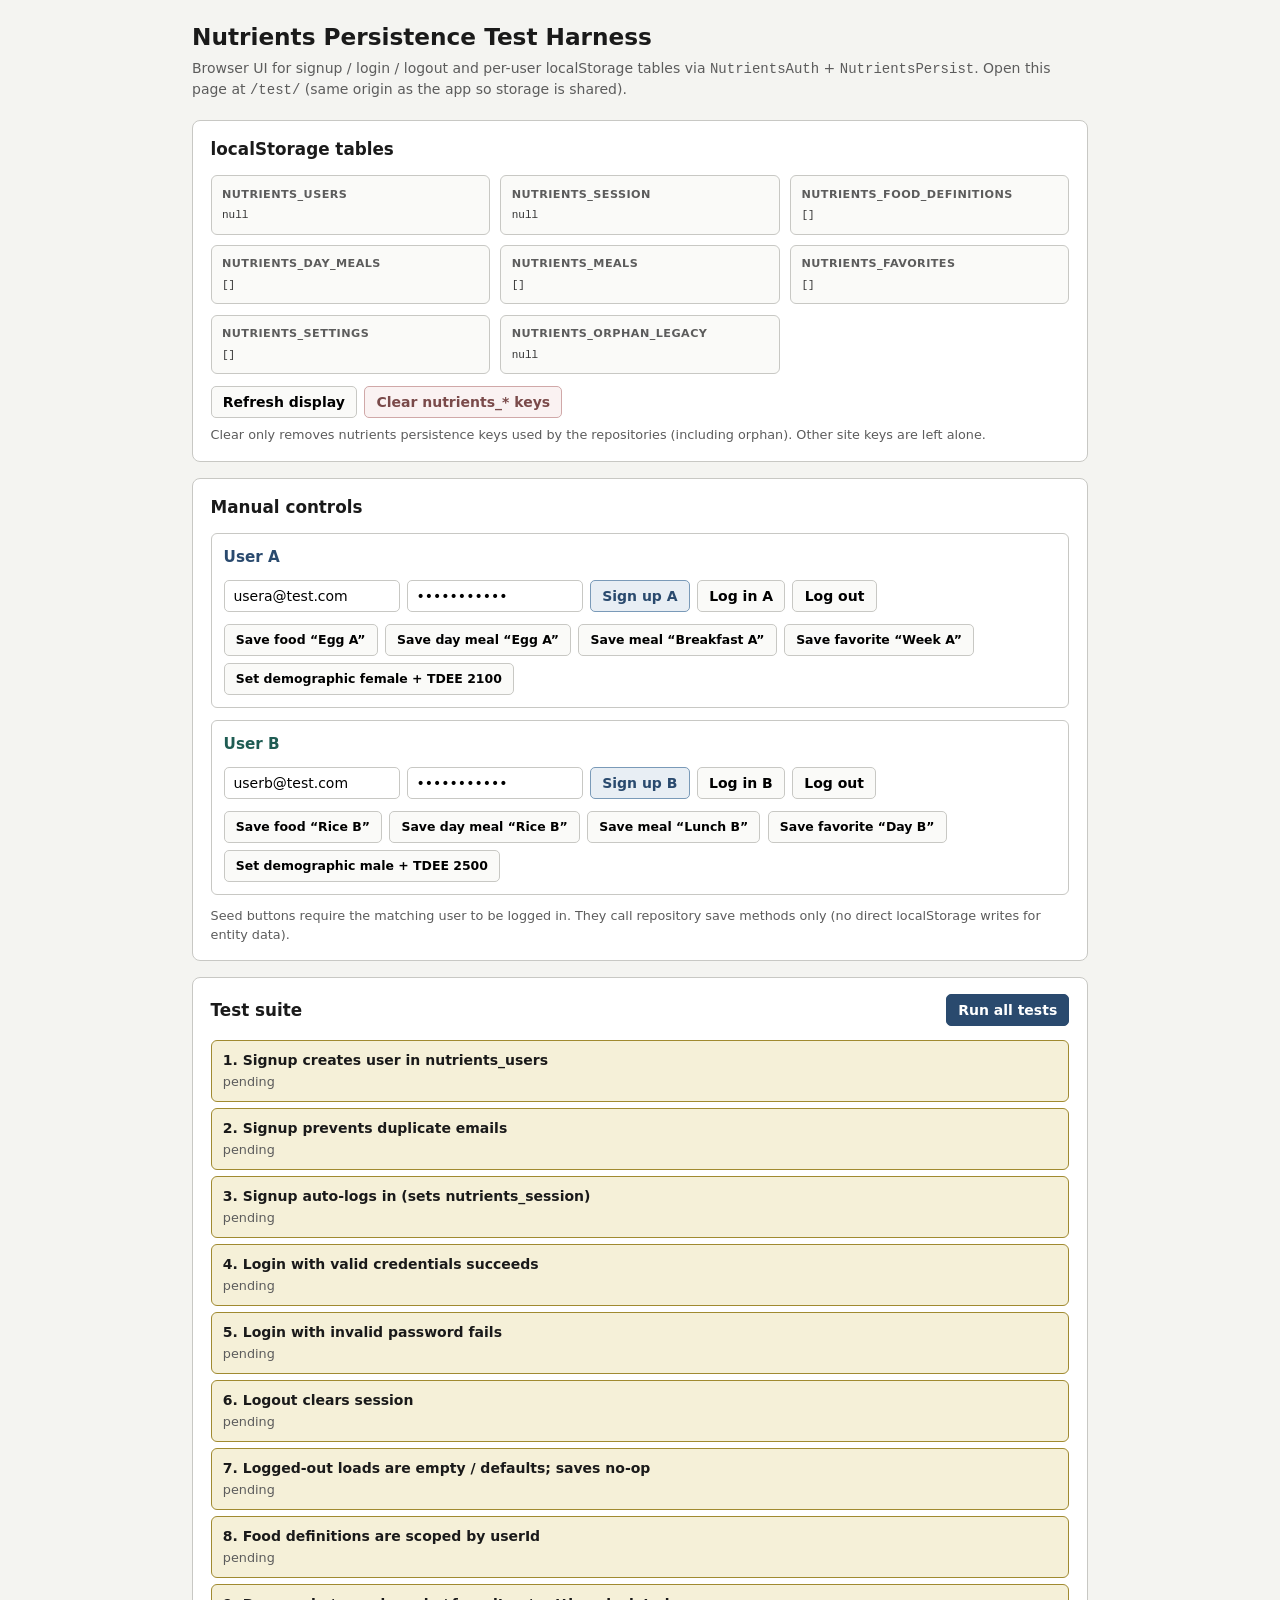
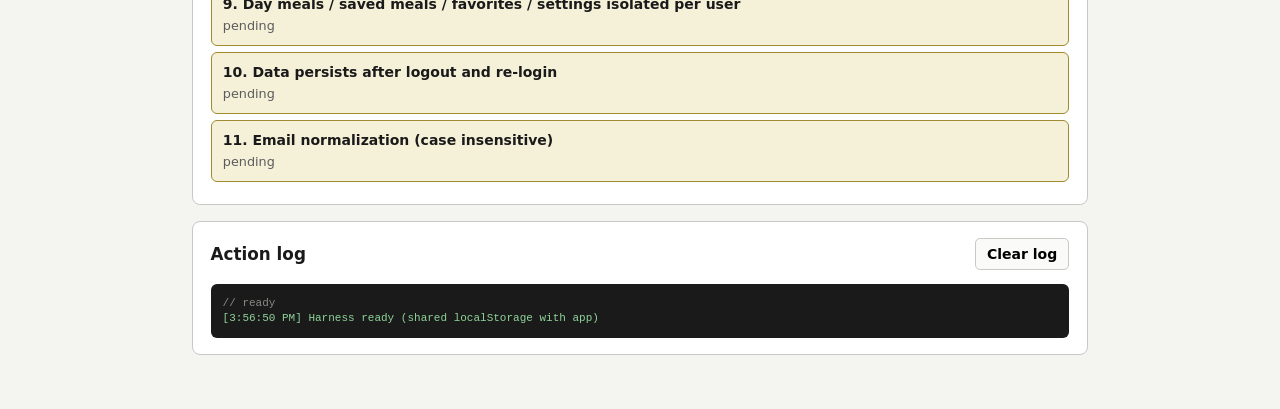
<file: test/index.html>
<!DOCTYPE html>
<html lang="en">
<head>
  <meta charset="UTF-8">
  <meta name="viewport" content="width=device-width, initial-scale=1.0">
  <title>Nutrients — Persistence Test Harness</title>
  <style>
    :root {
      --bg: #f4f4f1;
      --card: #fff;
      --border: #c8c8c4;
      --text: #1a1a1a;
      --muted: #5c5c5c;
      --pass: #dcefe2;
      --pass-border: #3d8a5a;
      --fail: #f5e0e0;
      --fail-border: #b04a4a;
      --pending: #f5f0d8;
      --pending-border: #a08a30;
    }
    * { box-sizing: border-box; }
    body {
      margin: 0;
      padding: 1.25rem 1rem 2.5rem;
      font: 14px/1.45 system-ui, -apple-system, Segoe UI, sans-serif;
      color: var(--text);
      background: var(--bg);
    }
    .wrap { max-width: 56rem; margin: 0 auto; }
    h1 { margin: 0 0 0.25rem; font-size: 1.45rem; }
    .lede { margin: 0 0 1.25rem; color: var(--muted); }
    section {
      background: var(--card);
      border: 1px solid var(--border);
      border-radius: 8px;
      padding: 1rem 1.1rem;
      margin-bottom: 1rem;
    }
    h2 { margin: 0 0 0.85rem; font-size: 1.05rem; }
    h3 { margin: 0 0 0.55rem; font-size: 0.95rem; }
    .grid {
      display: grid;
      grid-template-columns: repeat(auto-fit, minmax(14rem, 1fr));
      gap: 0.65rem;
    }
    .key-card {
      background: #fafaf8;
      border: 1px solid var(--border);
      border-radius: 6px;
      padding: 0.65rem;
    }
    .key-card h3 {
      margin: 0 0 0.35rem;
      font-size: 0.7rem;
      letter-spacing: 0.04em;
      text-transform: uppercase;
      color: var(--muted);
    }
    pre {
      margin: 0;
      max-height: 10rem;
      overflow: auto;
      white-space: pre-wrap;
      word-break: break-word;
      font: 11px/1.35 ui-monospace, SFMono-Regular, Menlo, monospace;
      color: #333;
    }
    .row { display: flex; flex-wrap: wrap; gap: 0.45rem; align-items: center; margin-top: 0.75rem; }
    .user-box {
      border: 1px solid var(--border);
      border-radius: 6px;
      padding: 0.75rem;
      margin-bottom: 0.75rem;
    }
    .user-box--a h3 { color: #2a4a6e; }
    .user-box--b h3 { color: #1f5c53; }
    input {
      min-height: 2rem;
      padding: 0.3rem 0.55rem;
      border: 1px solid var(--border);
      border-radius: 5px;
      font: inherit;
      width: 11rem;
    }
    button {
      min-height: 2rem;
      padding: 0.3rem 0.7rem;
      border: 1px solid var(--border);
      border-radius: 5px;
      background: #fafaf8;
      font: inherit;
      font-weight: 600;
      cursor: pointer;
    }
    button:hover { background: #e8eef4; border-color: #9eb4cc; }
    .btn-primary { background: #e8eef4; border-color: #7a9ab8; color: #2a4a6e; }
    .btn-danger { background: #faf2f2; border-color: #d0a8a8; color: #7a4a4a; }
    .btn-run { background: #2a4a6e; border-color: #2a4a6e; color: #fff; }
    .btn-run:hover { background: #1f3a58; }
    .btn-small { font-size: 0.78rem; font-weight: 600; }
    .section-head {
      display: flex;
      flex-wrap: wrap;
      justify-content: space-between;
      align-items: center;
      gap: 0.5rem;
      margin-bottom: 0.85rem;
    }
    .section-head h2 { margin: 0; }
    .test-item {
      border: 1px solid var(--pending-border);
      background: var(--pending);
      border-radius: 6px;
      padding: 0.55rem 0.7rem;
      margin-bottom: 0.4rem;
    }
    .test-item.pass { border-color: var(--pass-border); background: var(--pass); }
    .test-item.fail { border-color: var(--fail-border); background: var(--fail); }
    .test-name { font-weight: 600; }
    .test-detail { margin-top: 0.2rem; font-size: 0.8rem; color: var(--muted); }
    #action-log {
      background: #1a1a1a;
      color: #e8e8e4;
      border-radius: 6px;
      padding: 0.75rem;
      font: 11px/1.4 ui-monospace, SFMono-Regular, Menlo, monospace;
      max-height: 14rem;
      overflow: auto;
    }
    #action-log .ok { color: #8fd49a; }
    #action-log .err { color: #f0a0a0; }
    #action-log .warn { color: #e6d07a; }
    #action-log .muted { color: #8a8a86; }
    .note { margin: 0.5rem 0 0; font-size: 0.8rem; color: var(--muted); }
  </style>
</head>
<body>
  <div class="wrap">
    <header>
      <h1>Nutrients Persistence Test Harness</h1>
      <p class="lede">Browser UI for signup / login / logout and per-user localStorage tables via <code>NutrientsAuth</code> + <code>NutrientsPersist</code>. Open this page at <code>/test/</code> (same origin as the app so storage is shared).</p>
    </header>

    <section>
      <h2>localStorage tables</h2>
      <div class="grid" id="storage-grid"></div>
      <div class="row">
        <button type="button" id="btn-refresh">Refresh display</button>
        <button type="button" id="btn-clear" class="btn-danger">Clear nutrients_* keys</button>
      </div>
      <p class="note">Clear only removes nutrients persistence keys used by the repositories (including orphan). Other site keys are left alone.</p>
    </section>

    <section>
      <h2>Manual controls</h2>

      <div class="user-box user-box--a">
        <h3>User A</h3>
        <div class="row">
          <input type="email" id="userA-email" value="usera@test.com" autocomplete="off">
          <input type="password" id="userA-password" value="password123" autocomplete="off">
          <button type="button" data-signup="A" class="btn-primary">Sign up A</button>
          <button type="button" data-login="A">Log in A</button>
          <button type="button" data-logout>Log out</button>
        </div>
        <div class="row">
          <button type="button" class="btn-small" data-seed="A-food">Save food “Egg A”</button>
          <button type="button" class="btn-small" data-seed="A-meals">Save day meal “Egg A”</button>
          <button type="button" class="btn-small" data-seed="A-saved-meal">Save meal “Breakfast A”</button>
          <button type="button" class="btn-small" data-seed="A-fav">Save favorite “Week A”</button>
          <button type="button" class="btn-small" data-seed="A-settings">Set demographic female + TDEE 2100</button>
        </div>
      </div>

      <div class="user-box user-box--b">
        <h3>User B</h3>
        <div class="row">
          <input type="email" id="userB-email" value="userb@test.com" autocomplete="off">
          <input type="password" id="userB-password" value="password456" autocomplete="off">
          <button type="button" data-signup="B" class="btn-primary">Sign up B</button>
          <button type="button" data-login="B">Log in B</button>
          <button type="button" data-logout>Log out</button>
        </div>
        <div class="row">
          <button type="button" class="btn-small" data-seed="B-food">Save food “Rice B”</button>
          <button type="button" class="btn-small" data-seed="B-meals">Save day meal “Rice B”</button>
          <button type="button" class="btn-small" data-seed="B-saved-meal">Save meal “Lunch B”</button>
          <button type="button" class="btn-small" data-seed="B-fav">Save favorite “Day B”</button>
          <button type="button" class="btn-small" data-seed="B-settings">Set demographic male + TDEE 2500</button>
        </div>
      </div>
      <p class="note">Seed buttons require the matching user to be logged in. They call repository save methods only (no direct localStorage writes for entity data).</p>
    </section>

    <section>
      <div class="section-head">
        <h2>Test suite</h2>
        <button type="button" id="btn-run" class="btn-run">Run all tests</button>
      </div>
      <div id="test-results"></div>
    </section>

    <section>
      <div class="section-head">
        <h2>Action log</h2>
        <button type="button" id="btn-clear-log">Clear log</button>
      </div>
      <div id="action-log"><div class="muted">// ready</div></div>
    </section>
  </div>

  <script src="../persist.js?t=1793698670"></script>
  <script>
(function () {
  var KEYS = [
    "nutrients_users",
    "nutrients_session",
    "nutrients_food_definitions",
    "nutrients_day_meals",
    "nutrients_meals",
    "nutrients_favorites",
    "nutrients_settings",
    "nutrients_orphan_legacy",
  ];

  function log(message, type) {
    var el = document.getElementById("action-log");
    var cls = type === "ok" ? "ok" : type === "err" ? "err" : type === "warn" ? "warn" : "muted";
    var line = document.createElement("div");
    line.className = cls;
    line.textContent =
      "[" + new Date().toLocaleTimeString() + "] " + message;
    el.appendChild(line);
    el.scrollTop = el.scrollHeight;
  }

  function clearLog() {
    document.getElementById("action-log").innerHTML =
      '<div class="muted">// log cleared</div>';
  }

  function pretty(raw) {
    if (raw == null || raw === "") return "null";
    try {
      return JSON.stringify(JSON.parse(raw), null, 2);
    } catch (e) {
      return String(raw);
    }
  }

  function refreshStorageDisplay() {
    var grid = document.getElementById("storage-grid");
    grid.innerHTML = "";
    KEYS.forEach(function (key) {
      var card = document.createElement("div");
      card.className = "key-card";
      card.innerHTML =
        "<h3>" +
        key +
        "</h3><pre>" +
        pretty(localStorage.getItem(key)).replace(/</g, "&lt;") +
        "</pre>";
      grid.appendChild(card);
    });
  }

  function clearNutrientsStorage(silent) {
    KEYS.forEach(function (key) {
      try {
        localStorage.removeItem(key);
      } catch (e) {
        /* ignore */
      }
    });
    if (NutrientsPersist && NutrientsPersist.clearCache) {
      NutrientsPersist.clearCache();
    }
    if (!silent) {
      refreshStorageDisplay();
      log("Cleared nutrients_* keys", "warn");
    }
  }

  function creds(letter) {
    return {
      email: document.getElementById("user" + letter + "-email").value,
      password: document.getElementById("user" + letter + "-password").value,
    };
  }

  function signupUser(letter) {
    var c = creds(letter);
    var result = NutrientsAuth.signup(c.email, c.password);
    if (result.ok) {
      log(
        "Signup ok " + c.email + " (" + result.user.id + ")",
        "ok"
      );
    } else {
      log("Signup failed " + c.email + ": " + result.error, "err");
    }
    refreshStorageDisplay();
    return result;
  }

  function loginUser(letter) {
    var c = creds(letter);
    var result = NutrientsAuth.login(c.email, c.password);
    if (result.ok) {
      log("Login ok " + c.email, "ok");
    } else {
      log("Login failed " + c.email + ": " + result.error, "err");
    }
    refreshStorageDisplay();
    return result;
  }

  function logoutUser() {
    var session = NutrientsAuth.getSession();
    NutrientsAuth.logout();
    log(
      "Logout" + (session ? " (was " + session.email + ")" : ""),
      "ok"
    );
    refreshStorageDisplay();
  }

  function requireLogin(expectedEmail) {
    var user = NutrientsAuth.getCurrentUser();
    if (!user) {
      log("Not logged in", "err");
      return null;
    }
    if (
      expectedEmail &&
      user.email !== String(expectedEmail).trim().toLowerCase()
    ) {
      log(
        "Logged in as " + user.email + ", expected " + expectedEmail,
        "err"
      );
      return null;
    }
    return user;
  }

  function seedAction(id) {
    if (id === "A-food") {
      if (!requireLogin(creds("A").email)) return;
      NutrientsPersist.saveFoodDefinitions([
        {
          id: "food-a",
          name: "Egg A",
          protein: 6,
          carbs: 0,
          fats: 5,
          micros: {},
          longevity: {},
        },
      ]);
      log('Saved food "Egg A"', "ok");
    } else if (id === "B-food") {
      if (!requireLogin(creds("B").email)) return;
      NutrientsPersist.saveFoodDefinitions([
        {
          id: "food-b",
          name: "Rice B",
          protein: 2,
          carbs: 20,
          fats: 0,
          micros: {},
          longevity: {},
        },
      ]);
      log('Saved food "Rice B"', "ok");
    } else if (id === "A-meals") {
      if (!requireLogin(creds("A").email)) return;
      NutrientsPersist.saveDayMeals({
        version: 2,
        days: { "2026-07-13": "Egg A" },
      });
      log("Saved day meal for A", "ok");
    } else if (id === "B-meals") {
      if (!requireLogin(creds("B").email)) return;
      NutrientsPersist.saveDayMeals({
        version: 2,
        days: { "2026-07-14": "Rice B" },
      });
      log("Saved day meal for B", "ok");
    } else if (id === "A-saved-meal") {
      if (!requireLogin(creds("A").email)) return;
      NutrientsPersist.saveMeals([
        {
          id: "meal-a",
          name: "Breakfast A",
          foods: [{ keywordId: "food-a", name: "Egg A", servings: 2 }],
        },
      ]);
      log('Saved meal "Breakfast A"', "ok");
    } else if (id === "B-saved-meal") {
      if (!requireLogin(creds("B").email)) return;
      NutrientsPersist.saveMeals([
        {
          id: "meal-b",
          name: "Lunch B",
          foods: [{ keywordId: "food-b", name: "Rice B", servings: 1 }],
        },
      ]);
      log('Saved meal "Lunch B"', "ok");
    } else if (id === "A-fav") {
      if (!requireLogin(creds("A").email)) return;
      NutrientsPersist.saveFavorites([
        {
          id: "fav-a",
          type: "week",
          dateKey: "2026-07-13",
          name: "Week A",
          description: "A",
        },
      ]);
      log('Saved favorite "Week A"', "ok");
    } else if (id === "B-fav") {
      if (!requireLogin(creds("B").email)) return;
      NutrientsPersist.saveFavorites([
        {
          id: "fav-b",
          type: "day",
          dateKey: "2026-07-14",
          name: "Day B",
          description: "B",
        },
      ]);
      log('Saved favorite "Day B"', "ok");
    } else if (id === "A-settings") {
      if (!requireLogin(creds("A").email)) return;
      NutrientsPersist.patchSettings({ demographic: "female", tdee: 2100 });
      log("Patched settings for A", "ok");
    } else if (id === "B-settings") {
      if (!requireLogin(creds("B").email)) return;
      NutrientsPersist.patchSettings({ demographic: "male", tdee: 2500 });
      log("Patched settings for B", "ok");
    }
    refreshStorageDisplay();
  }

  var tests = [
    {
      name: "Signup creates user in nutrients_users",
      run: function () {
        clearNutrientsStorage(true);
        var result = NutrientsAuth.signup("test1@example.com", "pass123");
        var raw = localStorage.getItem("nutrients_users");
        var users = raw ? JSON.parse(raw) : [];
        return (
          result.ok &&
          users.length === 1 &&
          users[0].email === "test1@example.com"
        );
      },
    },
    {
      name: "Signup prevents duplicate emails",
      run: function () {
        clearNutrientsStorage(true);
        NutrientsAuth.signup("dup@example.com", "pass1");
        var result = NutrientsAuth.signup("dup@example.com", "pass2");
        return !result.ok && /already exists/i.test(result.error || "");
      },
    },
    {
      name: "Signup auto-logs in (sets nutrients_session)",
      run: function () {
        clearNutrientsStorage(true);
        var result = NutrientsAuth.signup("auto@example.com", "pass");
        var session = NutrientsAuth.getSession();
        return (
          !!session &&
          session.email === "auto@example.com" &&
          session.userId === result.user.id
        );
      },
    },
    {
      name: "Login with valid credentials succeeds",
      run: function () {
        clearNutrientsStorage(true);
        NutrientsAuth.signup("login@example.com", "mypass");
        NutrientsAuth.logout();
        var result = NutrientsAuth.login("login@example.com", "mypass");
        return result.ok && NutrientsAuth.getSession() !== null;
      },
    },
    {
      name: "Login with invalid password fails",
      run: function () {
        clearNutrientsStorage(true);
        NutrientsAuth.signup("invalid@example.com", "correctpass");
        NutrientsAuth.logout();
        var result = NutrientsAuth.login("invalid@example.com", "wrongpass");
        return !result.ok;
      },
    },
    {
      name: "Logout clears session",
      run: function () {
        clearNutrientsStorage(true);
        NutrientsAuth.signup("logout@example.com", "pass");
        NutrientsAuth.logout();
        return NutrientsAuth.getSession() === null;
      },
    },
    {
      name: "Logged-out loads are empty / defaults; saves no-op",
      run: function () {
        clearNutrientsStorage(true);
        NutrientsAuth.signup("guestcheck@example.com", "pass");
        NutrientsPersist.saveFoodDefinitions([
          { id: "1", name: "X", protein: 1, carbs: 0, fats: 0, micros: {}, longevity: {} },
        ]);
        NutrientsAuth.logout();
        var foods = NutrientsPersist.loadFoodDefinitions();
        var saved = NutrientsPersist.saveFoodDefinitions([
          { id: "2", name: "Y", protein: 1, carbs: 0, fats: 0, micros: {}, longevity: {} },
        ]);
        var demo = NutrientsPersist.getSetting("demographic");
        return foods === null && saved === false && demo === "male";
      },
    },
    {
      name: "Food definitions are scoped by userId",
      run: function () {
        clearNutrientsStorage(true);
        NutrientsAuth.signup("foodA@example.com", "passA");
        NutrientsPersist.saveFoodDefinitions([
          { id: "a", name: "Egg A", protein: 6, carbs: 0, fats: 5, micros: {}, longevity: {} },
        ]);
        NutrientsAuth.logout();
        NutrientsAuth.signup("foodB@example.com", "passB");
        NutrientsPersist.saveFoodDefinitions([
          { id: "b", name: "Rice B", protein: 2, carbs: 20, fats: 0, micros: {}, longevity: {} },
        ]);
        var foodsB = NutrientsPersist.loadFoodDefinitions();
        NutrientsAuth.logout();
        NutrientsAuth.login("foodA@example.com", "passA");
        var foodsA = NutrientsPersist.loadFoodDefinitions();
        var table = JSON.parse(localStorage.getItem("nutrients_food_definitions") || "[]");
        return (
          foodsA.length === 1 &&
          foodsA[0].name === "Egg A" &&
          foodsB.length === 1 &&
          foodsB[0].name === "Rice B" &&
          table.length === 2 &&
          table.every(function (row) {
            return !!row.userId;
          })
        );
      },
    },
    {
      name: "Day meals / saved meals / favorites / settings isolated per user",
      run: function () {
        clearNutrientsStorage(true);
        NutrientsAuth.signup("isoA@example.com", "passA");
        NutrientsPersist.saveDayMeals({ version: 2, days: { "2026-07-13": "A" } });
        NutrientsPersist.saveMeals([
          { id: "ma", name: "Breakfast A", foods: [{ name: "Egg A", servings: 1 }] },
        ]);
        NutrientsPersist.saveFavorites([
          { id: "fa", type: "week", dateKey: "2026-07-13", name: "Week A", description: "" },
        ]);
        NutrientsPersist.patchSettings({ demographic: "female", tdee: 2100 });
        NutrientsAuth.logout();
        NutrientsAuth.signup("isoB@example.com", "passB");
        NutrientsPersist.saveDayMeals({ version: 2, days: { "2026-07-14": "B" } });
        NutrientsPersist.saveMeals([
          { id: "mb", name: "Lunch B", foods: [{ name: "Rice B", servings: 1 }] },
        ]);
        NutrientsPersist.saveFavorites([
          { id: "fb", type: "day", dateKey: "2026-07-14", name: "Day B", description: "" },
        ]);
        NutrientsPersist.patchSettings({ demographic: "male", tdee: 2500 });
        var mealsB = NutrientsPersist.loadDayMeals();
        var savedB = NutrientsPersist.loadMeals();
        var favsB = NutrientsPersist.loadFavorites();
        var tdeeB = NutrientsPersist.getSetting("tdee");
        NutrientsAuth.logout();
        NutrientsAuth.login("isoA@example.com", "passA");
        var mealsA = NutrientsPersist.loadDayMeals();
        var savedA = NutrientsPersist.loadMeals();
        var favsA = NutrientsPersist.loadFavorites();
        var tdeeA = NutrientsPersist.getSetting("tdee");
        var demoA = NutrientsPersist.getSetting("demographic");
        return (
          mealsA.days["2026-07-13"] === "A" &&
          !mealsA.days["2026-07-14"] &&
          mealsB.days["2026-07-14"] === "B" &&
          savedA[0].name === "Breakfast A" &&
          savedB[0].name === "Lunch B" &&
          favsA[0].name === "Week A" &&
          favsB[0].name === "Day B" &&
          demoA === "female" &&
          tdeeA === 2100 &&
          tdeeB === 2500
        );
      },
    },
    {
      name: "Data persists after logout and re-login",
      run: function () {
        clearNutrientsStorage(true);
        NutrientsAuth.signup("persist@example.com", "pass");
        NutrientsPersist.saveFoodDefinitions([
          { id: "1", name: "Keep", protein: 1, carbs: 0, fats: 0, micros: {}, longevity: {} },
        ]);
        NutrientsPersist.patchSettings({ keywordsPageSize: 50 });
        NutrientsAuth.logout();
        NutrientsAuth.login("persist@example.com", "pass");
        var foods = NutrientsPersist.loadFoodDefinitions();
        return (
          foods &&
          foods.length === 1 &&
          foods[0].name === "Keep" &&
          NutrientsPersist.getSetting("keywordsPageSize") === 50
        );
      },
    },
    {
      name: "Email normalization (case insensitive)",
      run: function () {
        clearNutrientsStorage(true);
        var signup = NutrientsAuth.signup("Case.User@Example.COM", "pass");
        NutrientsAuth.logout();
        var login = NutrientsAuth.login("case.user@example.com", "pass");
        return signup.ok && login.ok && NutrientsAuth.getSession().email === "case.user@example.com";
      },
    },
  ];

  function setTestResult(index, status, detail) {
    var el = document.getElementById("test-" + index);
    if (!el) return;
    el.className = "test-item " + status;
    var detailEl = el.querySelector(".test-detail");
    if (detailEl) detailEl.textContent = detail || status;
  }

  function renderTestList() {
    var root = document.getElementById("test-results");
    root.innerHTML = "";
    tests.forEach(function (t, i) {
      var div = document.createElement("div");
      div.className = "test-item";
      div.id = "test-" + i;
      div.innerHTML =
        '<div class="test-name">' +
        (i + 1) +
        ". " +
        t.name +
        '</div><div class="test-detail">pending</div>';
      root.appendChild(div);
    });
  }

  function runAllTests() {
    renderTestList();
    log("Running test suite…", "muted");
    var pass = 0;
    tests.forEach(function (t, i) {
      var ok = false;
      var err = "";
      try {
        ok = !!t.run();
      } catch (e) {
        ok = false;
        err = String(e && e.message ? e.message : e);
      }
      if (ok) {
        pass += 1;
        setTestResult(i, "pass", "pass");
      } else {
        setTestResult(i, "fail", err || "fail");
      }
    });
    refreshStorageDisplay();
    log("Tests finished: " + pass + "/" + tests.length + " passed", pass === tests.length ? "ok" : "err");
  }

  document.getElementById("btn-refresh").addEventListener("click", refreshStorageDisplay);
  document.getElementById("btn-clear").addEventListener("click", clearNutrientsStorage);
  document.getElementById("btn-run").addEventListener("click", runAllTests);
  document.getElementById("btn-clear-log").addEventListener("click", clearLog);

  document.querySelectorAll("[data-signup]").forEach(function (btn) {
    btn.addEventListener("click", function () {
      signupUser(btn.getAttribute("data-signup"));
    });
  });
  document.querySelectorAll("[data-login]").forEach(function (btn) {
    btn.addEventListener("click", function () {
      loginUser(btn.getAttribute("data-login"));
    });
  });
  document.querySelectorAll("[data-logout]").forEach(function (btn) {
    btn.addEventListener("click", logoutUser);
  });
  document.querySelectorAll("[data-seed]").forEach(function (btn) {
    btn.addEventListener("click", function () {
      seedAction(btn.getAttribute("data-seed"));
    });
  });

  if (typeof NutrientsAuth === "undefined" || typeof NutrientsPersist === "undefined") {
    log("persist.js failed to load — open via static server at /test/", "err");
  } else {
    fetch("../migrations/food-text.json", { cache: "no-store" })
      .then(function (res) {
        if (!res.ok) throw new Error("Could not load food text migrations");
        return res.json();
      })
      .then(function (data) {
        NutrientsPersist.applyFoodTextMigrations(data);
      })
      .catch(function () {
        NutrientsPersist.migrate();
      })
      .then(function () {
        renderTestList();
        refreshStorageDisplay();
        log("Harness ready (shared localStorage with app)", "ok");
      });
  }
})();
  </script>
</body>
</html>
</file>
